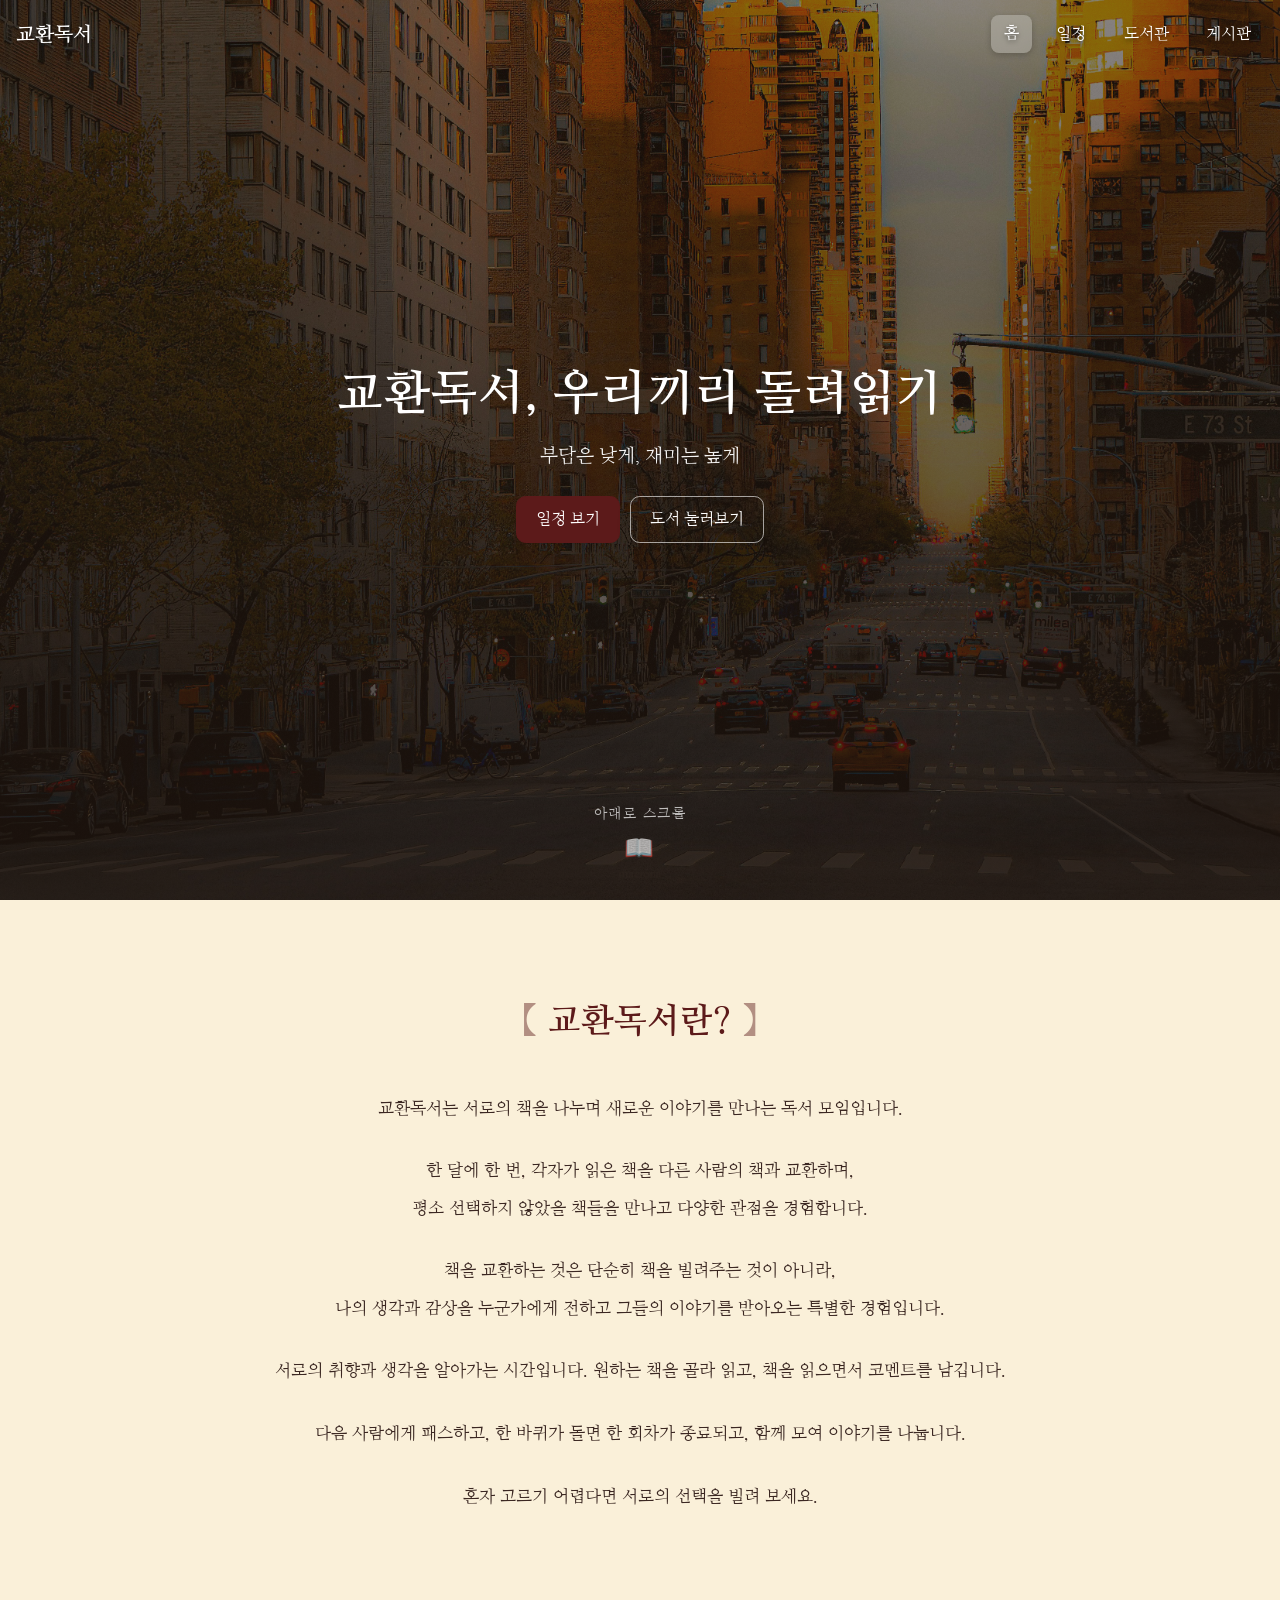
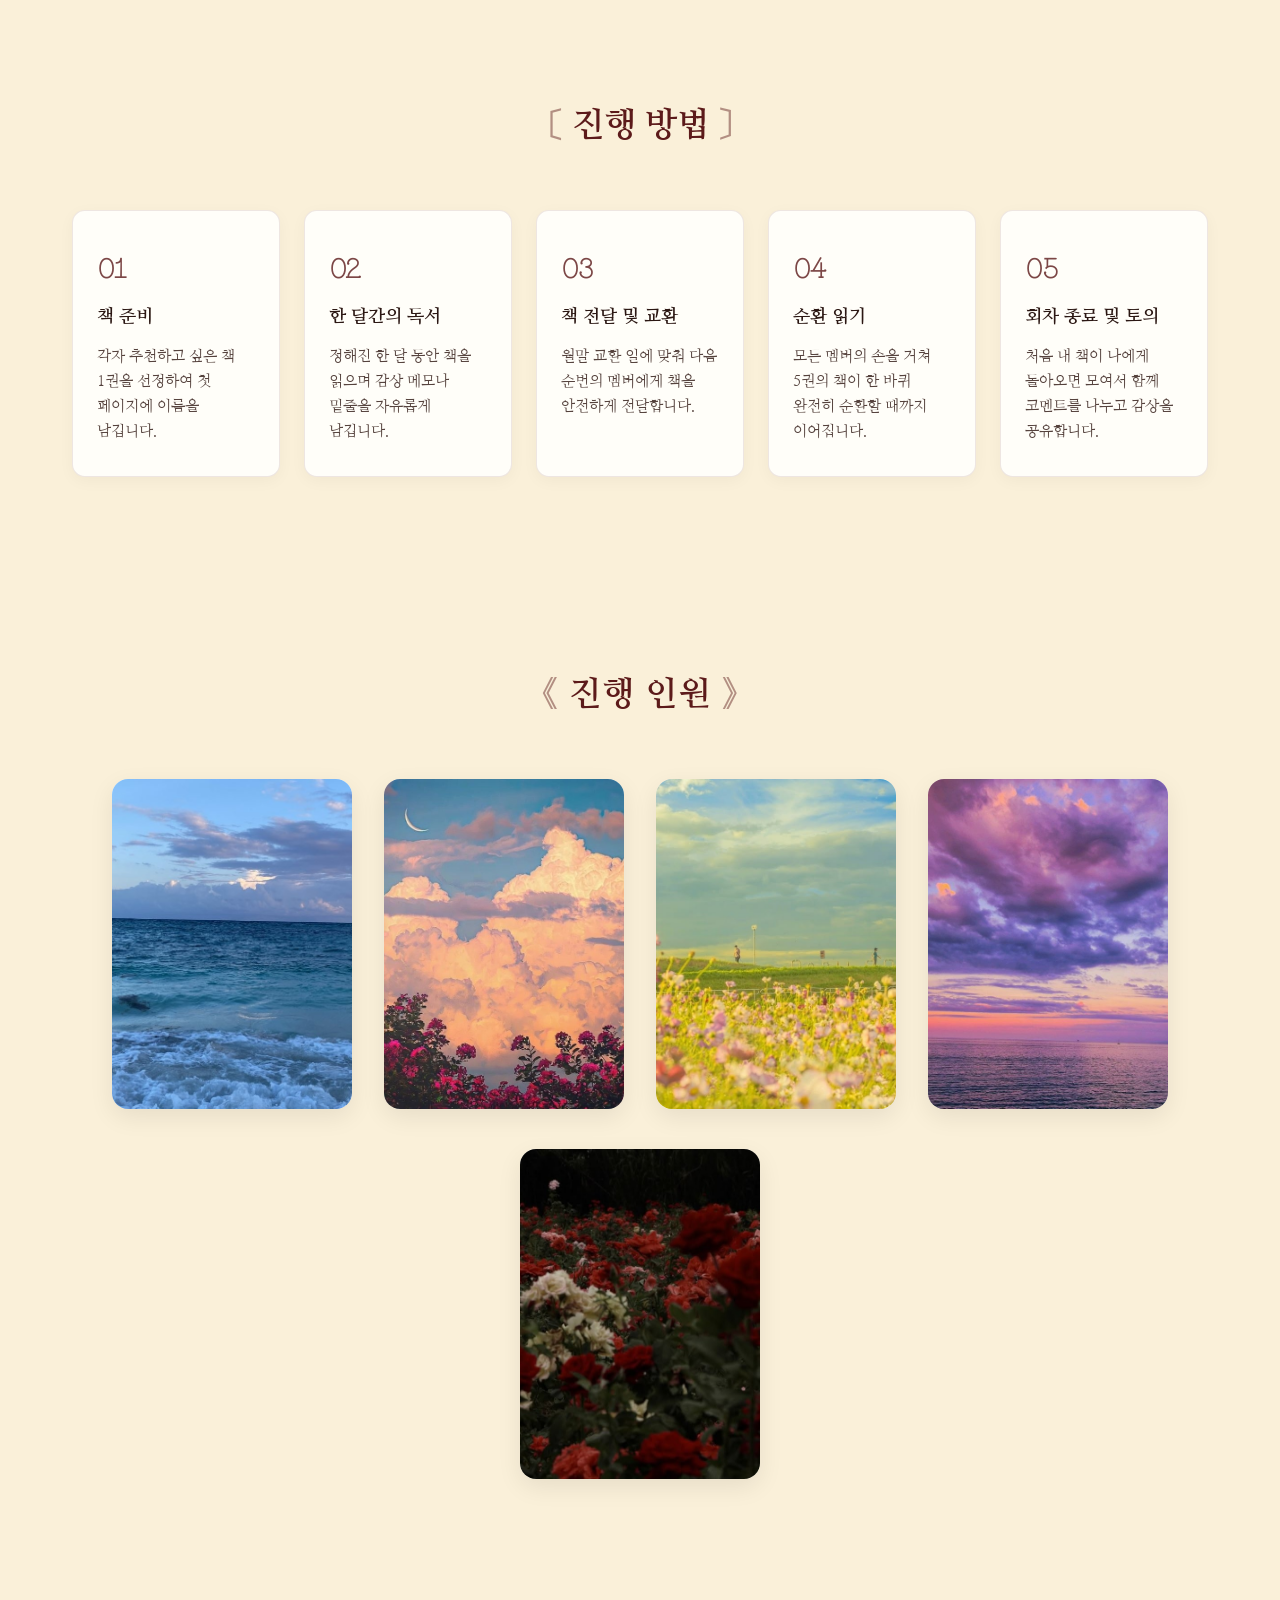
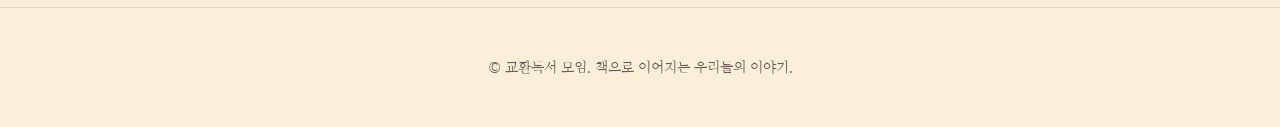
<file: frontend/index.html>
<!DOCTYPE html>
<html lang="ko">
<head>
  <meta charset="utf-8">
  <meta name="viewport" content="width=device-width, initial-scale=1.0">
  <title>교환독서 – 홈</title>

  <!-- Google Fonts -->
  <link rel="preconnect" href="https://fonts.googleapis.com">
  <link rel="preconnect" href="https://fonts.gstatic.com" crossorigin>
  <link href="https://fonts.googleapis.com/css2?family=Nanum+Myeongjo:wght@400;700;800&family=Grandiflora+One&display=swap" rel="stylesheet">

  <link rel="stylesheet" href="style.css">
</head>
<body>

  <!-- 헤더 -->
  <header class="site-header">
    <a class="logo" href="index.html">교환독서</a>
    <nav aria-label="주요">
      <ul class="gnb">
        <li><a aria-current="page" href="index.html">홈</a></li>
        <li><a href="pages/schedule.html">일정</a></li>
        <li><a href="pages/library.html">도서관</a></li>
        <li><a href="pages/community.html">게시판</a></li>
      </ul>
    </nav>
  </header>

  <main id="main">
    <!-- 1. 히어로 -->
    <section class="intro-hero vintage-shelves" aria-label="메인 히어로">
      <h1 class="intro-title">교환독서, 우리끼리 돌려읽기</h1>
      <p class="intro-sub">부담은 낮게, 재미는 높게</p>
      
      <div class="intro-actions">
        <a class="btn" href="pages/schedule.html">일정 보기</a>
        <a class="btn ghost" href="pages/library.html">도서 둘러보기</a>
      </div>

      <div class="scroll-hint" aria-hidden="true">아래로 스크롤</div>
    </section>

    <!-- 2. 교환독서란? (스크롤 등장 애니메이션 적용) -->
    <section aria-labelledby="about" class="about-section scroll-reveal">
      <h2 id="about">교환독서란?</h2>
      <div class="about-content">
        <p>교환독서는 서로의 책을 나누며 새로운 이야기를 만나는 독서 모임입니다.</p>
        <p>한 달에 한 번, 각자가 읽은 책을 다른 사람의 책과 교환하며,<br>평소 선택하지 않았을 책들을 만나고 다양한 관점을 경험합니다.</p>
        <p>책을 교환하는 것은 단순히 책을 빌려주는 것이 아니라,<br>나의 생각과 감상을 누군가에게 전하고 그들의 이야기를 받아오는 특별한 경험입니다.</p>
        <p>서로의 취향과 생각을 알아가는 시간입니다. 원하는 책을 골라 읽고, 책을 읽으면서 코멘트를 남깁니다.</p>
        <p>다음 사람에게 패스하고, 한 바퀴가 돌면 한 회차가 종료되고, 함께 모여 이야기를 나눕니다.</p>
        <p>혼자 고르기 어렵다면 서로의 선택을 빌려 보세요.</p>
      </div>
    </section>

    <!-- 3. 진행 방법 -->
    <section aria-labelledby="steps" class="steps-section scroll-reveal">
      <h2 id="steps">진행 방법</h2>
      <div class="steps-grid">
        <div class="step-card">
          <div class="step-num">01</div>
          <h3>책 준비</h3>
          <p>각자 추천하고 싶은 책 1권을 선정하여 첫 페이지에 이름을 남깁니다.</p>
        </div>
        <div class="step-card">
          <div class="step-num">02</div>
          <h3>한 달간의 독서</h3>
          <p>정해진 한 달 동안 책을 읽으며 감상 메모나 밑줄을 자유롭게 남깁니다.</p>
        </div>
        <div class="step-card">
          <div class="step-num">03</div>
          <h3>책 전달 및 교환</h3>
          <p>월말 교환 일에 맞춰 다음 순번의 멤버에게 책을 안전하게 전달합니다.</p>
        </div>
        <div class="step-card">
          <div class="step-num">04</div>
          <h3>순환 읽기</h3>
          <p>모든 멤버의 손을 거쳐 5권의 책이 한 바퀴 완전히 순환할 때까지 이어집니다.</p>
        </div>
        <div class="step-card">
          <div class="step-num">05</div>
          <h3>회차 종료 및 토의</h3>
          <p>처음 내 책이 나에게 돌아오면 모여서 함께 코멘트를 나누고 감상을 공유합니다.</p>
        </div>
      </div>
    </section>

    <!-- 4. 진행 인원 (5인 카드) -->
    <section aria-labelledby="team" class="team-section scroll-reveal">
      <h2 id="team">진행 인원</h2>
      <div class="team-grid">

        <!-- 1. 시현 -->
        <div class="flip-card" data-person="시현">
          <div class="flip-card-inner">
            <div class="flip-card-front">
              <img src="images/sh.jpg" alt="시현 사진" class="team-photo" onerror="this.src='images/five.jpg'">
            </div>
            <div class="flip-card-back">
              <span class="bookmark-hole" aria-hidden="true"></span>
              <div class="team-avatar">시현</div>
              <p class="team-bio">SF와 판타지, 인문학, 인문서 등 가리지 않고 흥미가 있다면 다 좋아해요.</p>
            </div>
          </div>
        </div>

        <!-- 2. 태이 -->
        <div class="flip-card" data-person="태이">
          <div class="flip-card-inner">
            <div class="flip-card-front">
              <img src="images/te.jpg" alt="태이 사진" class="team-photo" onerror="this.src='images/five.jpg'">
            </div>
            <div class="flip-card-back">
              <span class="bookmark-hole" aria-hidden="true"></span>
              <div class="team-avatar">태이</div>
              <p class="team-bio">미스터리하고 박진감 넘치는 전개를 좋아해요.</p>
            </div>
          </div>
        </div>

        <!-- 3. 희수 -->
        <div class="flip-card" data-person="희수">
          <div class="flip-card-inner">
            <div class="flip-card-front">
              <img src="images/hs.jpg" alt="희수 사진" class="team-photo" onerror="this.src='images/five.jpg'">
            </div>
            <div class="flip-card-back">
              <span class="bookmark-hole" aria-hidden="true"></span>
              <div class="team-avatar">희수</div>
              <p class="team-bio">아름답게 엔딩을 맞이하는 것을 좋아해요. 아름다운 죽음만 있다면 장르는 상관 없답니다.</p>
            </div>
          </div>
        </div>

        <!-- 4. 지원 -->
        <div class="flip-card" data-person="지원">
          <div class="flip-card-inner">
            <div class="flip-card-front">
              <img src="images/jw.jpg" alt="지원 사진" class="team-photo" onerror="this.src='images/five.jpg'">
            </div>
            <div class="flip-card-back">
              <span class="bookmark-hole" aria-hidden="true"></span>
              <div class="team-avatar">지원</div>
              <p class="team-bio">에세이를 좋아해요. 일상의 소소한 이야기와 따뜻한 감성이 담긴 글을 읽는 것을 즐깁니다.</p>
            </div>
          </div>
        </div>

        <!-- 5. 민지 -->
        <div class="flip-card" data-person="민지">
          <div class="flip-card-inner">
            <div class="flip-card-front">
              <img src="images/mj.jpg" alt="민지 사진" class="team-photo" onerror="this.src='images/five.jpg'">
            </div>
            <div class="flip-card-back">
              <span class="bookmark-hole" aria-hidden="true"></span>
              <div class="team-avatar">민지</div>
              <p class="team-bio">이야기 속에 푹 빠져들 수 있는 소설을 좋아해요. 인물들의 감정과 여운이 오래 남는 책을 찾아 읽습니다.</p>
            </div>
          </div>
        </div>

      </div>
    </section>
  </main>

  <!-- 하단 푸터 -->
  <footer class="site-footer">
    <p>© 교환독서 모임. 책으로 이어지는 우리들의 이야기.</p>
  </footer>

  <!-- 1) 헤더 부드러운 전환 & 2) 스크롤 단방향 등장 스크립트 -->
  <script>
    (() => {
      // 1. 헤더 자연스러운 전환
      const header = document.querySelector('.site-header');
      const hero = document.querySelector('main .intro-hero');
      if (header && hero) {
        const headerObserver = new IntersectionObserver(([entry]) => {
          if (entry.isIntersecting) {
            header.classList.remove('is-solid');
          } else {
            header.classList.add('is-solid');
          }
        }, { root: null, threshold: 0, rootMargin: '-64px 0px 0px 0px' });
        headerObserver.observe(hero);
      }

      // 2. 스크롤 시 등장 애니메이션 (단방향: 한 번 뜨면 유지)
      const reveals = document.querySelectorAll('.scroll-reveal');
      const revealObserver = new IntersectionObserver((entries, observer) => {
        entries.forEach(entry => {
          if (entry.isIntersecting) {
            entry.target.classList.add('is-visible');
            observer.unobserve(entry.target); // 다시 위로 올라가도 사라지지 않음!
          }
        });
      }, { threshold: 0.15 });

      reveals.forEach(el => revealObserver.observe(el));
    })();
  </script>

</body>
</html>
</file>
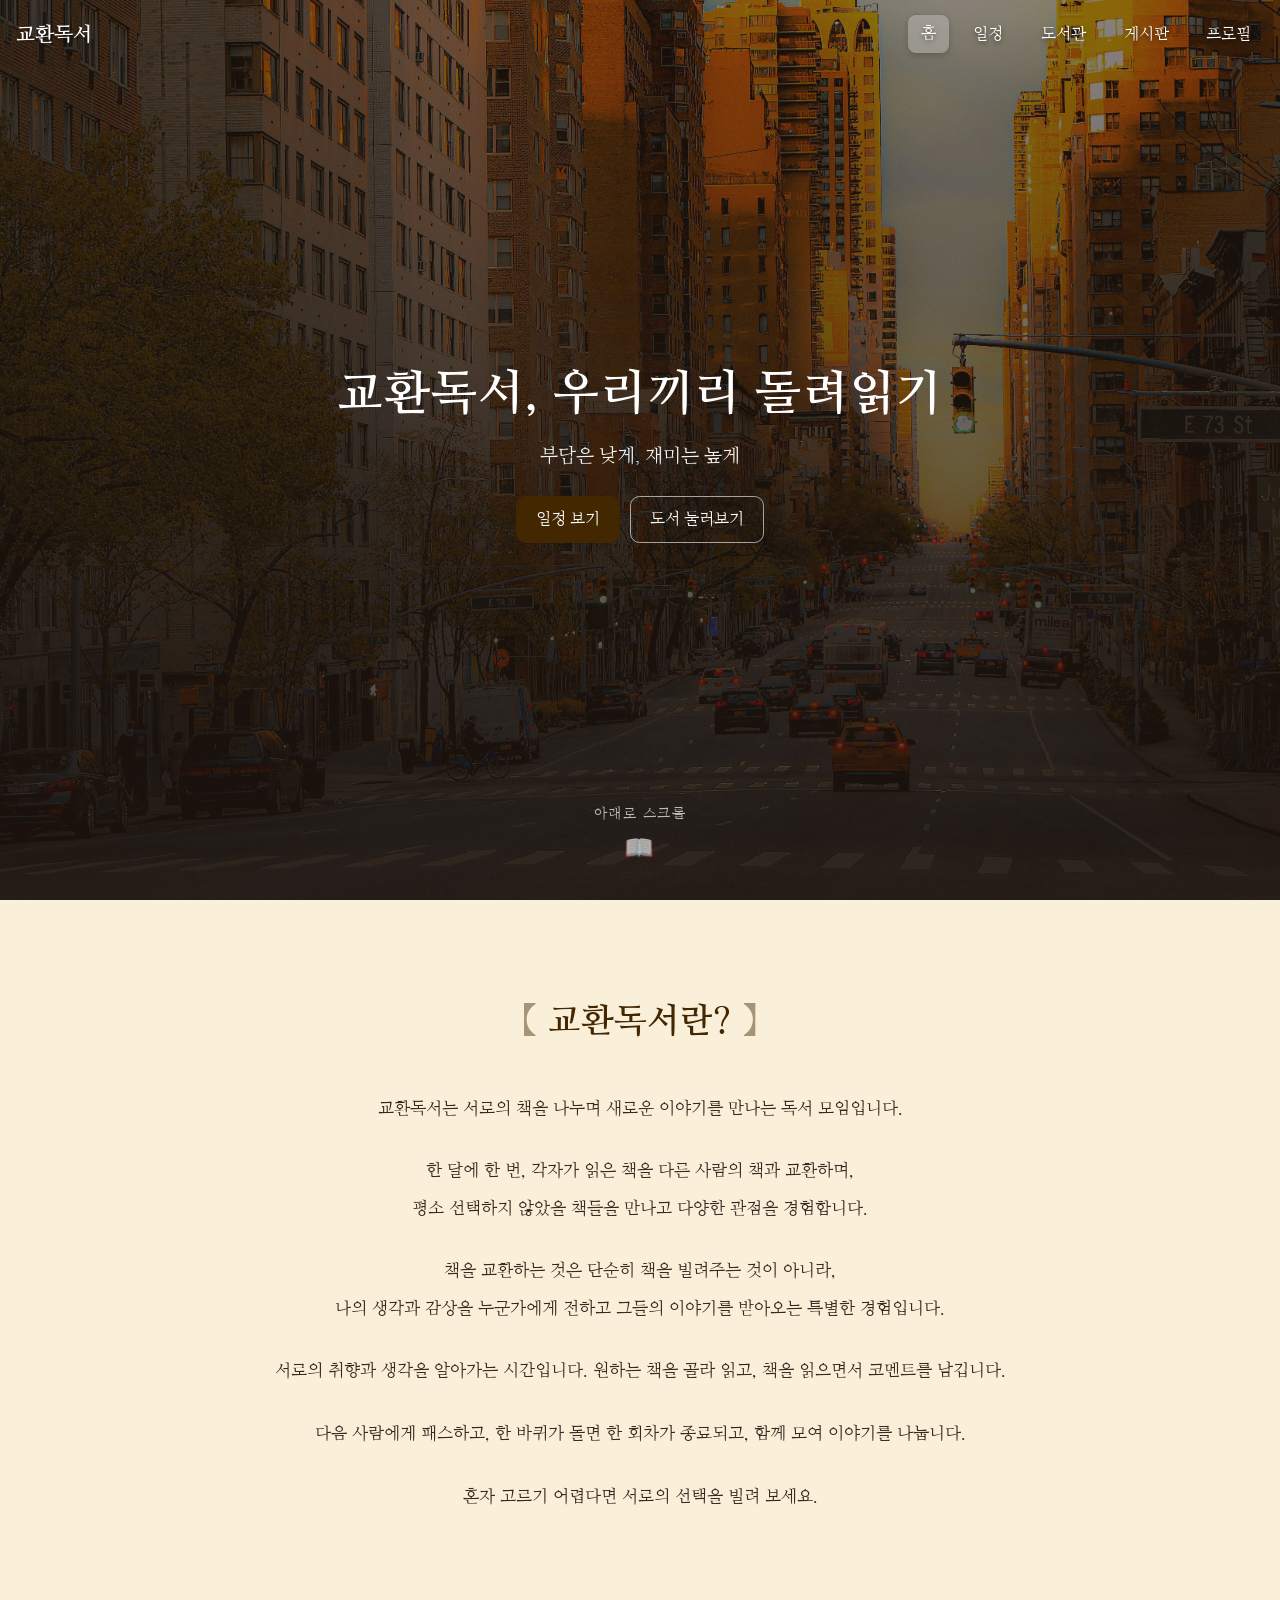
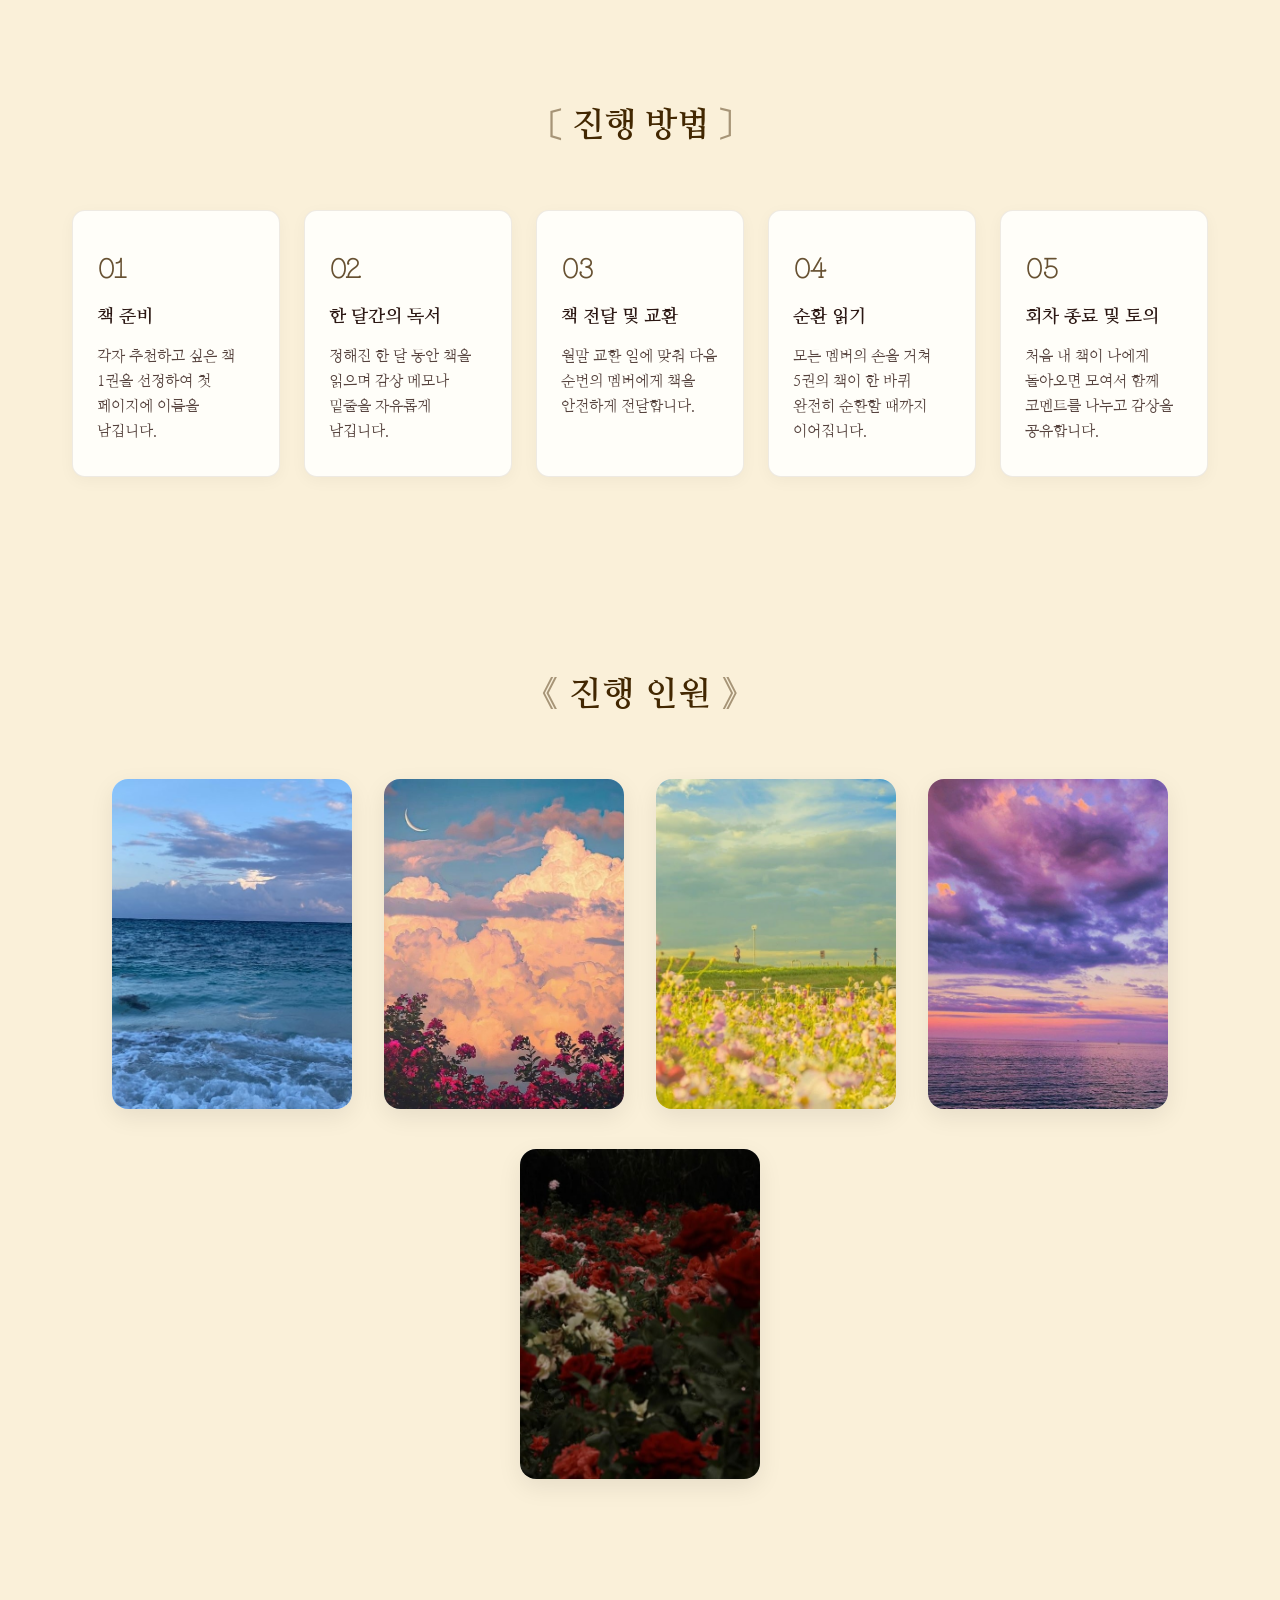
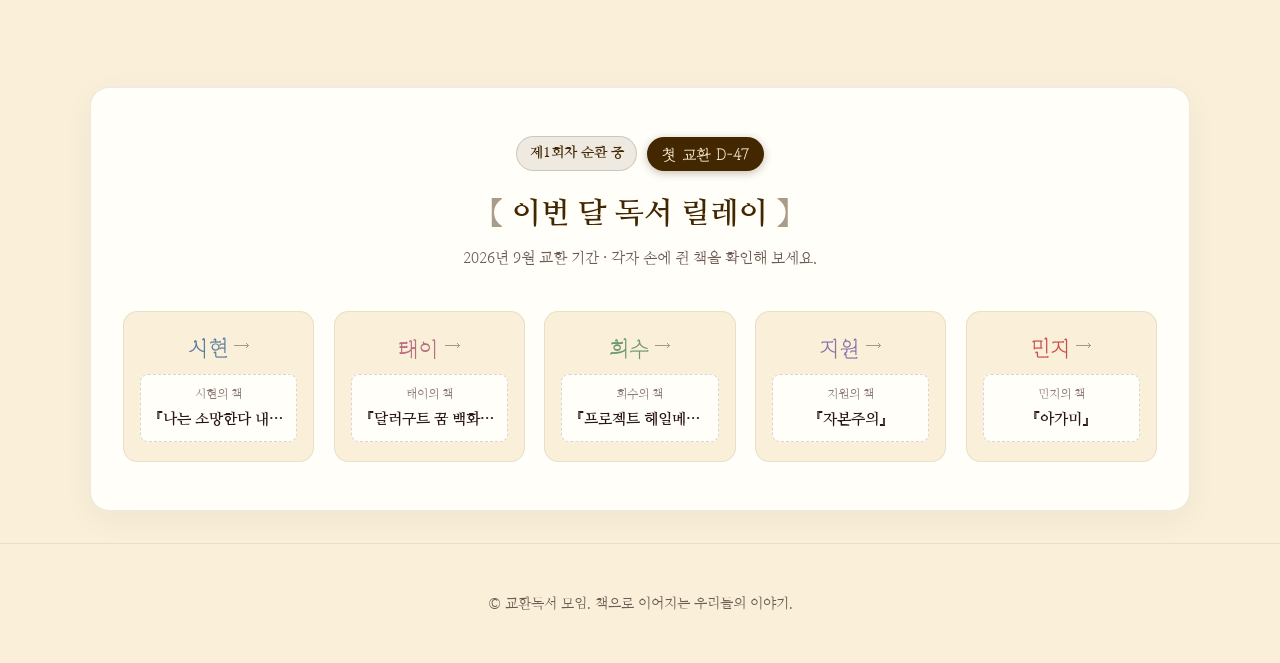
<file: frontend/html/index.html>
<!DOCTYPE html>
<html lang="ko">
<head>
  <meta charset="utf-8">
  <meta name="viewport" content="width=device-width, initial-scale=1.0">
  <title>교환독서 – 홈</title>

  <!-- Google Fonts -->
  <link rel="preconnect" href="https://fonts.googleapis.com">
  <link rel="preconnect" href="https://fonts.gstatic.com" crossorigin>
  <link href="https://fonts.googleapis.com/css2?family=Nanum+Myeongjo:wght@400;700;800&family=Grandiflora+One&display=swap" rel="stylesheet">

  <link rel="stylesheet" href="../css/style.css">
</head>
<body>

  <!-- 헤더 -->
  <header class="site-header">
    <a class="logo" href="index.html">교환독서</a>
    <nav aria-label="주요">
      <ul class="gnb">
        <li><a aria-current="page" href="index.html">홈</a></li>
        <li><a href="schedule.html">일정</a></li>
        <li><a href="library.html">도서관</a></li>
        <li><a href="community.html">게시판</a></li>
        <li><a href="profile.html">프로필</a></li>
      </ul>
    </nav>
  </header>

  <main id="main">
    <!-- 1. 히어로 -->
    <section class="intro-hero vintage-shelves" aria-label="메인 히어로">
      <h1 class="intro-title">교환독서, 우리끼리 돌려읽기</h1>
      <p class="intro-sub">부담은 낮게, 재미는 높게</p>
      
      <div class="intro-actions">
        <a class="btn" href="schedule.html">일정 보기</a>
        <a class="btn ghost" href="library.html">도서 둘러보기</a>
      </div>

      <div class="scroll-hint" aria-hidden="true">아래로 스크롤</div>
    </section>

    <!-- 2. 교환독서란? (스크롤 등장 애니메이션 적용) -->
    <section aria-labelledby="about" class="about-section scroll-reveal">
      <h2 id="about">교환독서란?</h2>
      <div class="about-content">
        <p>교환독서는 서로의 책을 나누며 새로운 이야기를 만나는 독서 모임입니다.</p>
        <p>한 달에 한 번, 각자가 읽은 책을 다른 사람의 책과 교환하며,<br>평소 선택하지 않았을 책들을 만나고 다양한 관점을 경험합니다.</p>
        <p>책을 교환하는 것은 단순히 책을 빌려주는 것이 아니라,<br>나의 생각과 감상을 누군가에게 전하고 그들의 이야기를 받아오는 특별한 경험입니다.</p>
        <p>서로의 취향과 생각을 알아가는 시간입니다. 원하는 책을 골라 읽고, 책을 읽으면서 코멘트를 남깁니다.</p>
        <p>다음 사람에게 패스하고, 한 바퀴가 돌면 한 회차가 종료되고, 함께 모여 이야기를 나눕니다.</p>
        <p>혼자 고르기 어렵다면 서로의 선택을 빌려 보세요.</p>
      </div>
    </section>

    <!-- 3. 진행 방법 -->
    <section aria-labelledby="steps" class="steps-section scroll-reveal">
      <h2 id="steps">진행 방법</h2>
      <div class="steps-grid">
        <div class="step-card">
          <div class="step-num">01</div>
          <h3>책 준비</h3>
          <p>각자 추천하고 싶은 책 1권을 선정하여 첫 페이지에 이름을 남깁니다.</p>
        </div>
        <div class="step-card">
          <div class="step-num">02</div>
          <h3>한 달간의 독서</h3>
          <p>정해진 한 달 동안 책을 읽으며 감상 메모나 밑줄을 자유롭게 남깁니다.</p>
        </div>
        <div class="step-card">
          <div class="step-num">03</div>
          <h3>책 전달 및 교환</h3>
          <p>월말 교환 일에 맞춰 다음 순번의 멤버에게 책을 안전하게 전달합니다.</p>
        </div>
        <div class="step-card">
          <div class="step-num">04</div>
          <h3>순환 읽기</h3>
          <p>모든 멤버의 손을 거쳐 5권의 책이 한 바퀴 완전히 순환할 때까지 이어집니다.</p>
        </div>
        <div class="step-card">
          <div class="step-num">05</div>
          <h3>회차 종료 및 토의</h3>
          <p>처음 내 책이 나에게 돌아오면 모여서 함께 코멘트를 나누고 감상을 공유합니다.</p>
        </div>
      </div>
    </section>

    <!-- 4. 진행 인원 (5인 카드) -->
    <section aria-labelledby="team" class="team-section scroll-reveal">
      <h2 id="team">진행 인원</h2>
      <div class="team-grid">

        <!-- 1. 시현 -->
        <div class="flip-card" data-person="시현">
          <div class="flip-card-inner">
            <div class="flip-card-front">
              <img src="../images/sh.jpg" alt="시현 사진" class="team-photo" onerror="this.src='../images/five.jpg'">
            </div>
            <div class="flip-card-back">
              <span class="bookmark-hole" aria-hidden="true"></span>
              <div class="team-avatar">시현</div>
              <p class="team-bio">개발자</p>
            </div>
          </div>
        </div>

        <!-- 2. 태이 -->
        <div class="flip-card" data-person="태이">
          <div class="flip-card-inner">
            <div class="flip-card-front">
              <img src="../images/te.jpg" alt="태이 사진" class="team-photo" onerror="this.src='../images/five.jpg'">
            </div>
            <div class="flip-card-back">
              <span class="bookmark-hole" aria-hidden="true"></span>
              <div class="team-avatar">태이</div>
              <p class="team-bio">스태이씨</p>
            </div>
          </div>
        </div>

        <!-- 3. 희수 -->
        <div class="flip-card" data-person="희수">
          <div class="flip-card-inner">
            <div class="flip-card-front">
              <img src="../images/hs.jpg" alt="희수 사진" class="team-photo" onerror="this.src='../images/five.jpg'">
            </div>
            <div class="flip-card-back">
              <span class="bookmark-hole" aria-hidden="true"></span>
              <div class="team-avatar">희수</div>
              <p class="team-bio">이상한애</p>
            </div>
          </div>
        </div>

        <!-- 4. 지원 -->
        <div class="flip-card" data-person="지원">
          <div class="flip-card-inner">
            <div class="flip-card-front">
              <img src="../images/jw.jpg" alt="지원 사진" class="team-photo" onerror="this.src='../images/five.jpg'">
            </div>
            <div class="flip-card-back">
              <span class="bookmark-hole" aria-hidden="true"></span>
              <div class="team-avatar">지원</div>
              <p class="team-bio">정상인애</p>
            </div>
          </div>
        </div>

        <!-- 5. 민지 -->
        <div class="flip-card" data-person="민지">
          <div class="flip-card-inner">
            <div class="flip-card-front">
              <img src="../images/mj.jpg" alt="민지 사진" class="team-photo" onerror="this.src='../images/five.jpg'">
            </div>
            <div class="flip-card-back">
              <span class="bookmark-hole" aria-hidden="true"></span>
              <div class="team-avatar">민지</div>
              <p class="team-bio">최장신</p>
            </div>
          </div>
        </div>

      </div>
    </section>

    <!-- ============================================
         CURRENT ROTATION: 이번 달 교환 현황 & D-day
    ============================================= -->
    <section aria-labelledby="status" class="status-section scroll-reveal">
      <div class="status-badge-wrap">
        <span class="round-badge">제1회차 순환 중</span>
        <span class="dday-badge">첫 교환 D-47</span>
      </div>
      <h2 id="status">이번 달 독서 릴레이</h2>
      <p class="status-sub">2026년 9월 교환 기간 · 각자 손에 쥔 책을 확인해 보세요.</p>

      <div class="rotation-board">
        <!-- 1. 시현 -->
        <div class="rotation-node">
          <div class="reader-info">
            <span class="reader-name reader-sh">시현</span>
            <span class="arrow-indicator">⟶</span>
          </div>
          <div class="book-pill">
            <span class="book-owner">시현의 책</span>
            <span class="book-title">『나는 소망한다 내게 금지된 것을』</span>
          </div>
        </div>

        <!-- 2. 태이 -->
        <div class="rotation-node">
          <div class="reader-info">
            <span class="reader-name reader-te">태이</span>
            <span class="arrow-indicator">⟶</span>
          </div>
          <div class="book-pill">
            <span class="book-owner">태이의 책</span>
            <span class="book-title">『달러구트 꿈 백화점0』</span>
          </div>
        </div>

        <!-- 3. 희수 -->
        <div class="rotation-node">
          <div class="reader-info">
            <span class="reader-name reader-hs">희수</span>
            <span class="arrow-indicator">⟶</span>
          </div>
          <div class="book-pill">
            <span class="book-owner">희수의 책</span>
            <span class="book-title">『프로젝트 헤일메리』</span>
          </div>
        </div>

        <!-- 4. 지원 -->
        <div class="rotation-node">
          <div class="reader-info">
            <span class="reader-name reader-jw">지원</span>
            <span class="arrow-indicator">⟶</span>
          </div>
          <div class="book-pill">
            <span class="book-owner">지원의 책</span>
            <span class="book-title">『자본주의』</span>
          </div>
        </div>

        <!-- 5. 민지 -->
        <div class="rotation-node">
          <div class="reader-info">
            <span class="reader-name reader-mj">민지</span>
            <span class="arrow-indicator">⟶</span>
          </div>
          <div class="book-pill">
            <span class="book-owner">민지의 책</span>
            <span class="book-title">『아가미』</span>
          </div>
        </div>
      </div>
    </section>
  </main>

  <!-- 하단 푸터 -->
  <footer class="site-footer">
    <p>© 교환독서 모임. 책으로 이어지는 우리들의 이야기.</p>
  </footer>

  <!-- 1) 헤더 부드러운 전환 & 2) 스크롤 단방향 등장 스크립트 -->
  <script>
    (() => {
      // 1. 헤더 자연스러운 전환
      const header = document.querySelector('.site-header');
      const hero = document.querySelector('main .intro-hero');
      if (header && hero) {
        const headerObserver = new IntersectionObserver(([entry]) => {
          if (entry.isIntersecting) {
            header.classList.remove('is-solid');
          } else {
            header.classList.add('is-solid');
          }
        }, { root: null, threshold: 0, rootMargin: '-64px 0px 0px 0px' });
        headerObserver.observe(hero);
      }

      // 2. 스크롤 시 등장 애니메이션 (단방향: 한 번 뜨면 유지)
      const reveals = document.querySelectorAll('.scroll-reveal');
      const revealObserver = new IntersectionObserver((entries, observer) => {
        entries.forEach(entry => {
          if (entry.isIntersecting) {
            entry.target.classList.add('is-visible');
            observer.unobserve(entry.target); // 다시 위로 올라가도 사라지지 않음!
          }
        });
      }, { threshold: 0.15 });

      reveals.forEach(el => revealObserver.observe(el));
    })();
  </script>

</body>
</html>
</file>
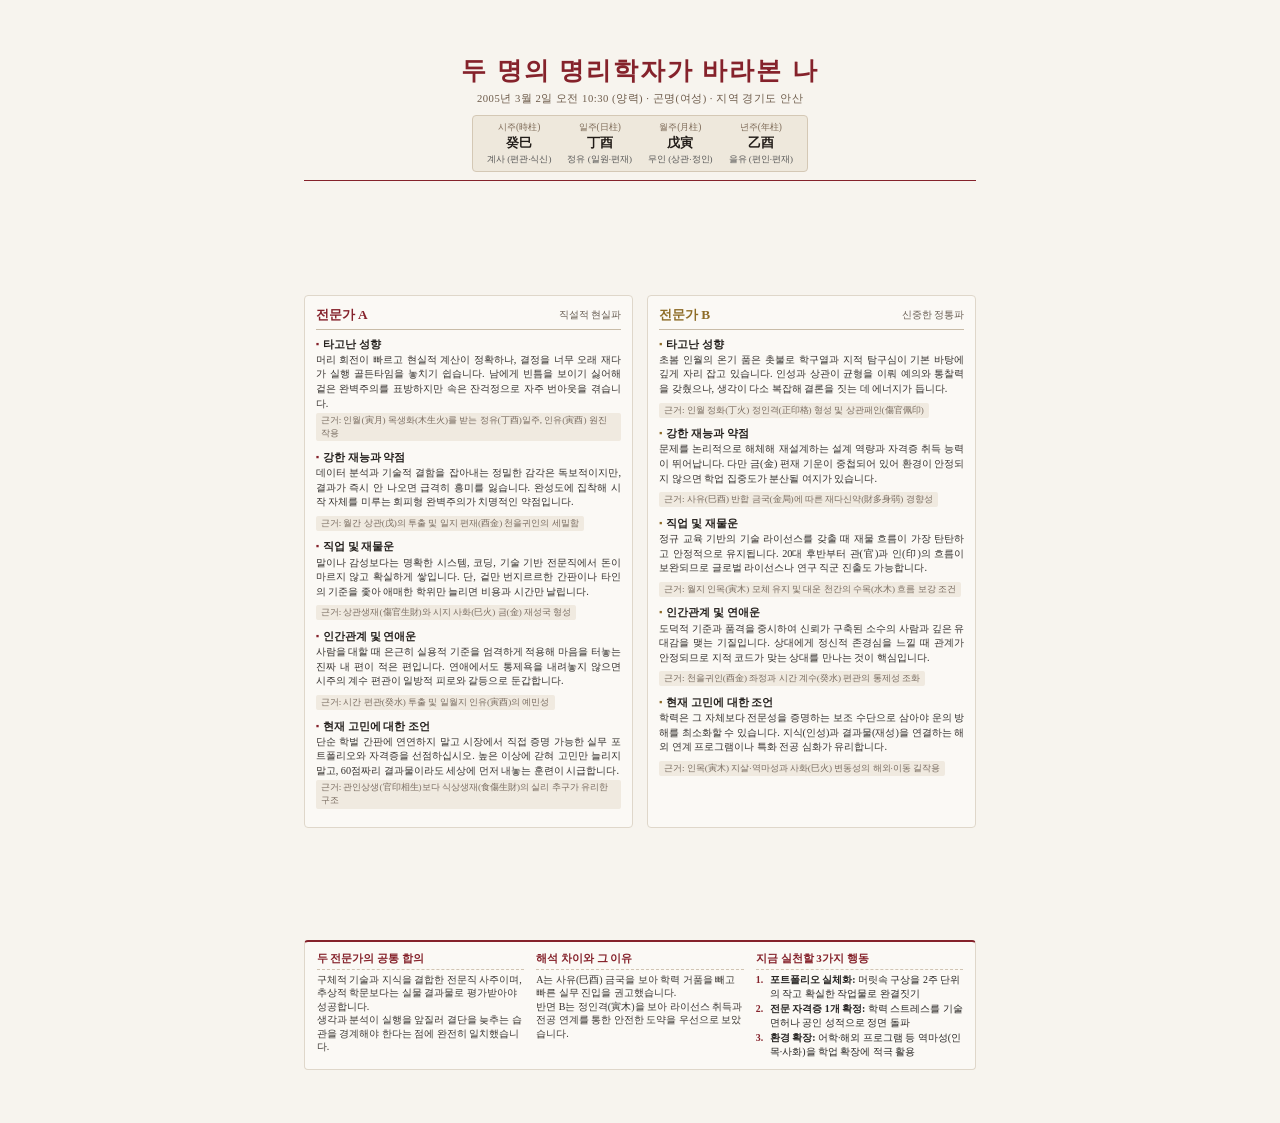
<file: 11.html>
<!DOCTYPE html>
<html lang="ko">
<head>
  <meta charset="UTF-8">
  <title>두 명의 명리학자가 바라본 나</title>
  <style>
    @page {
      size: A4 portrait;
      margin: 0;
    }
    * {
      box-sizing: border-box;
      margin: 0;
      padding: 0;
      -webkit-print-color-adjust: exact;
      print-color-adjust: exact;
    }
    body {
      font-family: -apple-system, BlinkMacSystemFont, "Apple SD Gothic Neo", "Noto Serif KR", serif;
      background-color: #f7f4ee;
      color: #262422;
      display: flex;
      justify-content: center;
      line-height: 1.42;
    }
    .page {
      width: 210mm;
      height: 297mm;
      max-height: 297mm;
      padding: 14mm 16mm;
      display: flex;
      flex-direction: column;
      justify-content: space-between;
      overflow: hidden;
      background-color: #f7f4ee;
    }

    /* 상단 헤더 */
    .header {
      text-align: center;
      border-bottom: 1.5px solid #85222b;
      padding-bottom: 8px;
    }
    .header h1 {
      font-size: 19pt;
      font-weight: 700;
      letter-spacing: 2px;
      color: #85222b;
      margin-bottom: 2px;
    }
    .header .subtitle {
      font-size: 8pt;
      color: #6d5b4a;
      letter-spacing: 0.5px;
      margin-bottom: 8px;
    }
    .bazi-card {
      display: inline-flex;
      background: #eee8dc;
      border: 1px solid #d4c8b5;
      border-radius: 4px;
      padding: 5px 14px;
      gap: 16px;
    }
    .pillar {
      display: flex;
      flex-direction: column;
      align-items: center;
      font-size: 7.8pt;
    }
    .pillar-name {
      color: #7d6a57;
      font-size: 7pt;
      margin-bottom: 1px;
    }
    .pillar-char {
      font-size: 9.5pt;
      font-weight: bold;
      color: #201b17;
    }
    .pillar-sub {
      font-size: 6.8pt;
      color: #555;
    }

    /* 중앙: 2단 비교 */
    .comparison-grid {
      display: grid;
      grid-template-columns: 1fr 1fr;
      gap: 14px;
      margin-top: 10px;
    }
    .column {
      background: #fbf9f5;
      border: 1px solid #dfd7ca;
      border-radius: 4px;
      padding: 10px 11px;
    }
    .column-title {
      font-size: 10pt;
      font-weight: bold;
      padding-bottom: 4px;
      margin-bottom: 7px;
      display: flex;
      justify-content: space-between;
      align-items: center;
      border-bottom: 1px solid #c9bca8;
    }
    .col-a .column-title { color: #85222b; }
    .col-b .column-title { color: #8e6c27; }
    .expert-role {
      font-size: 7.2pt;
      font-weight: normal;
      color: #665b50;
    }

    .topic {
      margin-bottom: 7px;
    }
    .topic-head {
      font-size: 8pt;
      font-weight: bold;
      color: #24201d;
      display: flex;
      align-items: center;
      gap: 4px;
    }
    .topic-head::before {
      content: "▪";
      font-size: 7pt;
      color: #85222b;
    }
    .col-b .topic-head::before {
      color: #8e6c27;
    }
    .topic-p {
      font-size: 7.7pt;
      color: #332f2c;
      margin-top: 1px;
      text-align: justify;
    }
    .topic-basis {
      font-size: 6.9pt;
      color: #786b5f;
      background: #f0eae0;
      padding: 1px 5px;
      border-radius: 2px;
      display: inline-block;
      margin-top: 2px;
    }

    /* 하단: 종합 */
    .summary-section {
      background: #fbf9f5;
      border: 1px solid #dfd7ca;
      border-top: 2px solid #85222b;
      border-radius: 4px;
      padding: 9px 12px;
      margin-top: 8px;
    }
    .summary-grid {
      display: grid;
      grid-template-columns: 1fr 1fr 1fr;
      gap: 12px;
    }
    .sum-block-title {
      font-size: 8.3pt;
      font-weight: bold;
      color: #85222b;
      margin-bottom: 3px;
      border-bottom: 1px dashed #d1c4b2;
      padding-bottom: 2px;
    }
    .sum-p {
      font-size: 7.5pt;
      color: #383430;
      line-height: 1.35;
    }
    .action-item {
      display: flex;
      gap: 3px;
      font-size: 7.4pt;
      margin-bottom: 1px;
    }
    .action-num {
      color: #85222b;
      font-weight: bold;
      min-width: 11px;
    }
  </style>
</head>
<body>

<div class="page">
  <!-- 상단 영역 -->
  <header class="header">
    <h1>두 명의 명리학자가 바라본 나</h1>
    <div class="subtitle">2005년 3월 2일 오전 10:30 (양력) · 곤명(여성) · 지역 경기도 안산</div>
    <div class="bazi-card">
      <div class="pillar">
        <span class="pillar-name">시주(時柱)</span>
        <span class="pillar-char">癸巳</span>
        <span class="pillar-sub">계사 (편관·식신)</span>
      </div>
      <div class="pillar">
        <span class="pillar-name">일주(日柱)</span>
        <span class="pillar-char">丁酉</span>
        <span class="pillar-sub">정유 (일원·편재)</span>
      </div>
      <div class="pillar">
        <span class="pillar-name">월주(月柱)</span>
        <span class="pillar-char">戊寅</span>
        <span class="pillar-sub">무인 (상관·정인)</span>
      </div>
      <div class="pillar">
        <span class="pillar-name">년주(年柱)</span>
        <span class="pillar-char">乙酉</span>
        <span class="pillar-sub">을유 (편인·편재)</span>
      </div>
    </div>
  </header>

  <!-- 중앙: 두 전문가 2단 분석 -->
  <main class="comparison-grid">
    <!-- 전문가 A -->
    <section class="column col-a">
      <div class="column-title">
        <span>전문가 A</span>
        <span class="expert-role">직설적 현실파</span>
      </div>

      <div class="topic">
        <div class="topic-head">타고난 성향</div>
        <p class="topic-p">머리 회전이 빠르고 현실적 계산이 정확하나, 결정을 너무 오래 재다가 실행 골든타임을 놓치기 쉽습니다. 남에게 빈틈을 보이기 싫어해 겉은 완벽주의를 표방하지만 속은 잔걱정으로 자주 번아웃을 겪습니다.</p>
        <span class="topic-basis">근거: 인월(寅月) 목생화(木生火)를 받는 정유(丁酉)일주, 인유(寅酉) 원진 작용</span>
      </div>

      <div class="topic">
        <div class="topic-head">강한 재능과 약점</div>
        <p class="topic-p">데이터 분석과 기술적 결함을 잡아내는 정밀한 감각은 독보적이지만, 결과가 즉시 안 나오면 급격히 흥미를 잃습니다. 완성도에 집착해 시작 자체를 미루는 회피형 완벽주의가 치명적인 약점입니다.</p>
        <span class="topic-basis">근거: 월간 상관(戊)의 투출 및 일지 편재(酉金) 천을귀인의 세밀함</span>
      </div>

      <div class="topic">
        <div class="topic-head">직업 및 재물운</div>
        <p class="topic-p">말이나 감성보다는 명확한 시스템, 코딩, 기술 기반 전문직에서 돈이 마르지 않고 확실하게 쌓입니다. 단, 겉만 번지르르한 간판이나 타인의 기준을 좇아 애매한 학위만 늘리면 비용과 시간만 날립니다.</p>
        <span class="topic-basis">근거: 상관생재(傷官生財)와 시지 사화(巳火) 금(金) 재성국 형성</span>
      </div>

      <div class="topic">
        <div class="topic-head">인간관계 및 연애운</div>
        <p class="topic-p">사람을 대할 때 은근히 실용적 기준을 엄격하게 적용해 마음을 터놓는 진짜 내 편이 적은 편입니다. 연애에서도 통제욕을 내려놓지 않으면 시주의 계수 편관이 일방적 피로와 갈등으로 둔갑합니다.</p>
        <span class="topic-basis">근거: 시간 편관(癸水) 투출 및 일월지 인유(寅酉)의 예민성</span>
      </div>

      <div class="topic">
        <div class="topic-head">현재 고민에 대한 조언</div>
        <p class="topic-p">단순 학벌 간판에 연연하지 말고 시장에서 직접 증명 가능한 실무 포트폴리오와 자격증을 선점하십시오. 높은 이상에 갇혀 고민만 늘리지 말고, 60점짜리 결과물이라도 세상에 먼저 내놓는 훈련이 시급합니다.</p>
        <span class="topic-basis">근거: 관인상생(官印相生)보다 식상생재(食傷生財)의 실리 추구가 유리한 구조</span>
      </div>
    </section>

    <!-- 전문가 B -->
    <section class="column col-b">
      <div class="column-title">
        <span>전문가 B</span>
        <span class="expert-role">신중한 정통파</span>
      </div>

      <div class="topic">
        <div class="topic-head">타고난 성향</div>
        <p class="topic-p">초봄 인월의 온기 품은 촛불로 학구열과 지적 탐구심이 기본 바탕에 깊게 자리 잡고 있습니다. 인성과 상관이 균형을 이뤄 예의와 통찰력을 갖췄으나, 생각이 다소 복잡해 결론을 짓는 데 에너지가 듭니다.</p>
        <span class="topic-basis">근거: 인월 정화(丁火) 정인격(正印格) 형성 및 상관패인(傷官佩印)</span>
      </div>

      <div class="topic">
        <div class="topic-head">강한 재능과 약점</div>
        <p class="topic-p">문제를 논리적으로 해체해 재설계하는 설계 역량과 자격증 취득 능력이 뛰어납니다. 다만 금(金) 편재 기운이 중첩되어 있어 환경이 안정되지 않으면 학업 집중도가 분산될 여지가 있습니다.</p>
        <span class="topic-basis">근거: 사유(巳酉) 반합 금국(金局)에 따른 재다신약(財多身弱) 경향성</span>
      </div>

      <div class="topic">
        <div class="topic-head">직업 및 재물운</div>
        <p class="topic-p">정규 교육 기반의 기술 라이선스를 갖출 때 재물 흐름이 가장 탄탄하고 안정적으로 유지됩니다. 20대 후반부터 관(官)과 인(印)의 흐름이 보완되므로 글로벌 라이선스나 연구 직군 진출도 가능합니다.</p>
        <span class="topic-basis">근거: 월지 인목(寅木) 모체 유지 및 대운 천간의 수목(水木) 흐름 보강 조건</span>
      </div>

      <div class="topic">
        <div class="topic-head">인간관계 및 연애운</div>
        <p class="topic-p">도덕적 기준과 품격을 중시하여 신뢰가 구축된 소수의 사람과 깊은 유대감을 맺는 기질입니다. 상대에게 정신적 존경심을 느낄 때 관계가 안정되므로 지적 코드가 맞는 상대를 만나는 것이 핵심입니다.</p>
        <span class="topic-basis">근거: 천을귀인(酉金) 좌정과 시간 계수(癸水) 편관의 통제성 조화</span>
      </div>

      <div class="topic">
        <div class="topic-head">현재 고민에 대한 조언</div>
        <p class="topic-p">학력은 그 자체보다 전문성을 증명하는 보조 수단으로 삼아야 운의 방해를 최소화할 수 있습니다. 지식(인성)과 결과물(재성)을 연결하는 해외 연계 프로그램이나 특화 전공 심화가 유리합니다.</p>
        <span class="topic-basis">근거: 인목(寅木) 지살·역마성과 사화(巳火) 변동성의 해외·이동 길작용</span>
      </div>
    </section>
  </main>

  <!-- 하단: 종합 분석 -->
  <footer class="summary-section">
    <div class="summary-grid">
      <div>
        <div class="sum-block-title">두 전문가의 공통 합의</div>
        <p class="sum-p">구체적 기술과 지식을 결합한 전문직 사주이며, 추상적 학문보다는 실물 결과물로 평가받아야 성공합니다.<br>생각과 분석이 실행을 앞질러 결단을 늦추는 습관을 경계해야 한다는 점에 완전히 일치했습니다.</p>
      </div>
      <div>
        <div class="sum-block-title">해석 차이와 그 이유</div>
        <p class="sum-p">A는 사유(巳酉) 금국을 보아 학력 거품을 빼고 빠른 실무 진입을 권고했습니다.<br>반면 B는 정인격(寅木)을 보아 라이선스 취득과 전공 연계를 통한 안전한 도약을 우선으로 보았습니다.</p>
      </div>
      <div>
        <div class="sum-block-title">지금 실천할 3가지 행동</div>
        <div class="action-item"><span class="action-num">1.</span><span><strong>포트폴리오 실체화:</strong> 머릿속 구상을 2주 단위의 작고 확실한 작업물로 완결짓기</span></div>
        <div class="action-item"><span class="action-num">2.</span><span><strong>전문 자격증 1개 확정:</strong> 학력 스트레스를 기술 면허나 공인 성적으로 정면 돌파</span></div>
        <div class="action-item"><span class="action-num">3.</span><span><strong>환경 확장:</strong> 어학·해외 프로그램 등 역마성(인목·사화)을 학업 확장에 적극 활용</span></div>
      </div>
    </div>
  </footer>
</div>

</body>
</html>
</file>
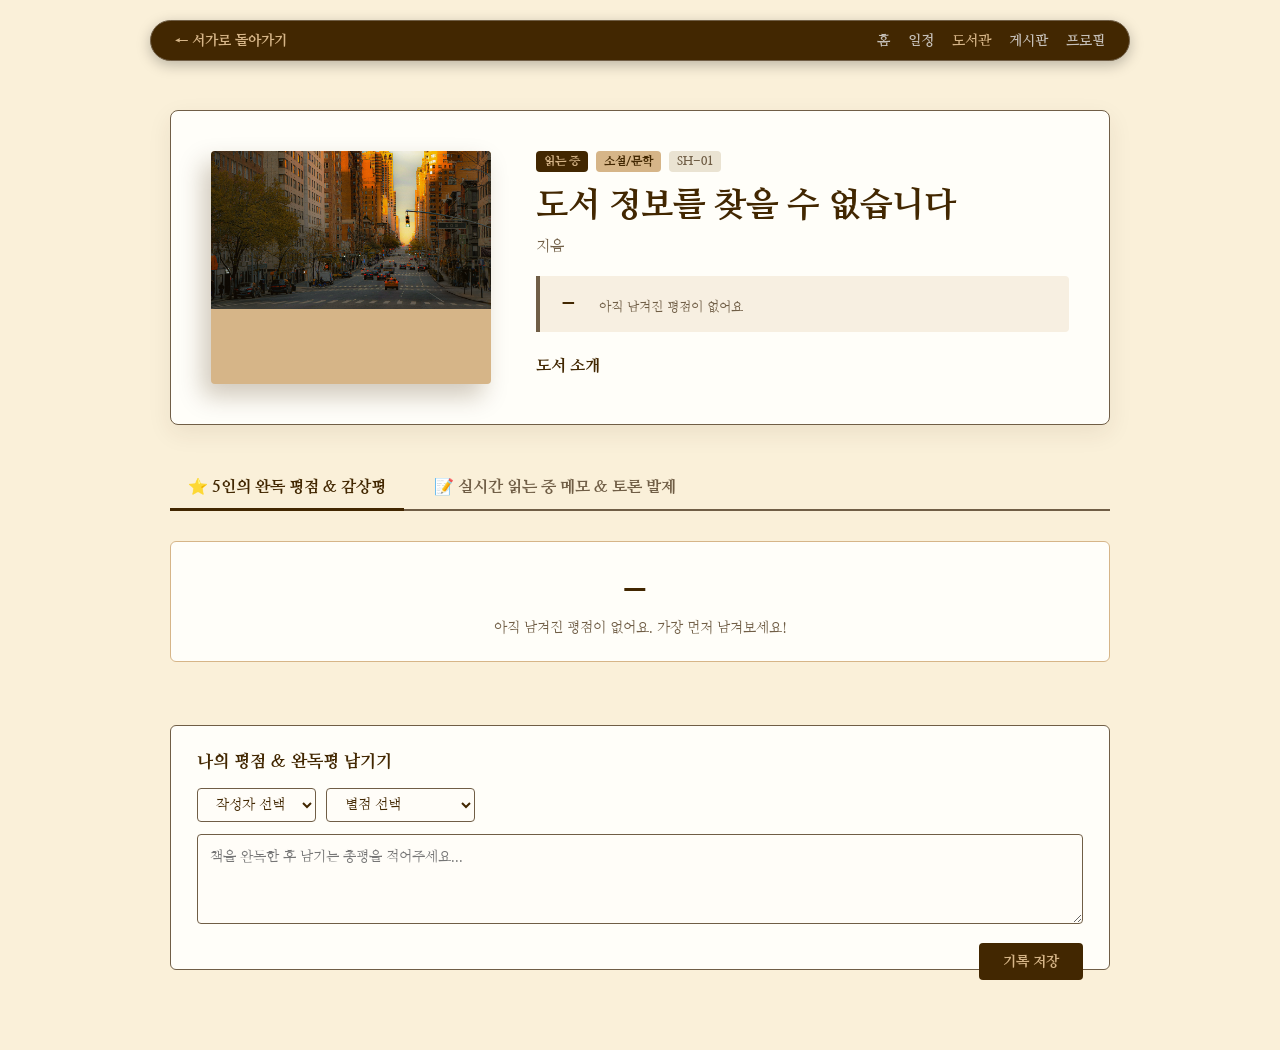
<file: frontend/html/book-detail.html>
<!DOCTYPE html>
<html lang="ko">
<head>
  <meta charset="UTF-8" />
  <meta name="viewport" content="width=device-width, initial-scale=1.0" />
  <title>도서 상세 | 교환독서</title>
  <link rel="preconnect" href="https://fonts.googleapis.com" />
  <link rel="preconnect" href="https://fonts.gstatic.com" crossorigin />
  <link href="https://fonts.googleapis.com/css2?family=Grandiflora+One&family=Nanum+Myeongjo:wght@400;700;800&display=swap" rel="stylesheet" />
  <link rel="stylesheet" href="../css/book-detail.css" />
</head>
<body class="detail-body">

  <!-- 플로팅 네비게이션 -->
  <nav class="detail-nav">
    <a href="library.html" class="back-link">← 서가로 돌아가기</a>
    <div class="nav-links">
      <a href="index.html">홈</a>
      <a href="schedule.html">일정</a>
      <a href="library.html" class="active">도서관</a>
      <a href="community.html">게시판</a>
      <a href="profile.html">프로필</a>
    </div>
  </nav>

  <main class="detail-container">
    <!-- 1. 상단 도서 정보 카드 -->
    <section class="book-intro-card">
      <div class="book-cover-stage">
        <img id="detailCover" src="../images/five.jpg" alt="책 표지" onerror="this.src='../images/five.jpg'" />
      </div>

      <div class="book-info-spec">
        <div class="book-meta-top">
          <span class="badge-status" id="detailStatus">읽는 중</span>
          <span class="badge-genre" id="detailGenre">소설/문학</span>
          <span class="badge-call" id="detailCall">SH-01</span>
        </div>

        <h1 class="book-title" id="detailTitle">도서 정보를 찾을 수 없습니다</h1>
        <p class="book-author-pub"><span id="detailAuthor"></span> 지음<span id="detailPubMeta" class="pub-meta"></span></p>

        <!-- 별점 총점 요약 -->
        <div class="rating-summary-compact">
          <span class="score-num-compact" id="scoreNumCompact">–</span>
          <span class="score-stars-compact" id="scoreStarsCompact"></span>
          <span class="score-caption-compact" id="scoreCaptionCompact">아직 남겨진 평점이 없어요</span>
        </div>

        <div class="book-summary-box">
          <h3>도서 소개</h3>
          <p id="detailDesc"></p>
        </div>
      </div>
    </section>

    <!-- 2. 하단 탭 (5인 평점 리뷰 VS 읽는 중 생각/토론 메모) -->
    <section class="detail-tabs-section">
      <div class="detail-tabs">
        <button class="tab-btn active" onclick="switchDetailTab('reviews', this)">
          ⭐ 5인의 완독 평점 & 감상평
        </button>
        <button class="tab-btn" onclick="switchDetailTab('discussion', this)">
          📝 실시간 읽는 중 메모 & 토론 발제
        </button>
      </div>

      <!-- [탭 1] 5인 평점 리뷰 뷰 -->
      <div id="tab-reviews" class="tab-content active">
        <div class="rating-overview">
          <div class="score-large">
            <span class="score-num" id="scoreNum">–</span>
            <span class="score-stars" id="scoreStars"></span>
          </div>
          <p class="score-caption" id="scoreCaption">아직 남겨진 평점이 없어요. 가장 먼저 남겨보세요!</p>
        </div>

        <div class="review-list" id="reviewList"></div>

        <!-- 감상평 남기기 폼 -->
        <div class="write-comment-box">
          <h3>나의 평점 & 완독평 남기기</h3>
          <div class="form-row">
            <select class="custom-select" id="reviewAuthor">
              <option value="">작성자 선택</option>
              <option value="시현">시현</option>
              <option value="태이">태이</option>
              <option value="희수">희수</option>
              <option value="지원">지원</option>
              <option value="민지">민지</option>
            </select>
            <select class="custom-select" id="reviewStars">
              <option value="">별점 선택</option>
              <option value="5">★★★★★ (5.0)</option>
              <option value="4">★★★★☆ (4.0)</option>
              <option value="3">★★★☆☆ (3.0)</option>
              <option value="2">★★☆☆☆ (2.0)</option>
              <option value="1">★☆☆☆☆ (1.0)</option>
            </select>
          </div>
          <textarea id="reviewText" placeholder="책을 완독한 후 남기는 총평을 적어주세요..."></textarea>
          <button class="btn-submit" type="button" onclick="submitReview()">기록 저장</button>
        </div>
      </div>

      <!-- [탭 2] 읽는 도중 실시간 메모 & 토론 발제 뷰 -->
      <div id="tab-discussion" class="tab-content">
        <div class="discussion-guidance">
          <p>💡 책을 읽는 도중 문득 떠오른 생각, 다음 주자에게 묻고 싶은 질문을 가볍게 체크리스트처럼 남겨보세요.</p>
        </div>

        <div class="memo-cards" id="memoList"></div>

        <div class="write-comment-box">
          <h3>읽는 중 생각 / 질문 던지기</h3>
          <div class="form-row">
            <select class="custom-select" id="memoAuthor">
              <option value="">작성자 선택</option>
              <option value="시현">시현</option>
              <option value="태이">태이</option>
              <option value="희수">희수</option>
              <option value="지원">지원</option>
              <option value="민지">민지</option>
            </select>
            <input type="text" class="custom-input" id="memoPage" placeholder="읽고 있는 페이지 (예: p.145)" />
          </div>
          <textarea id="memoText" placeholder="다음 사람에게 넘길 토론 질문이나 짧은 단상을 남겨주세요..."></textarea>
          <button class="btn-submit" type="button" onclick="submitMemo()">메모 남기기</button>
        </div>
      </div>
    </section>
  </main>

  <script>
    // 시현/태이/희수/지원/민지 고유 색상 (사이트 전체에서 재사용 중인 멤버 컬러)
    const MEMBER_COLORS = { 시현: '#5B7A9E', 태이: '#B8707F', 희수: '#6D9872', 지원: '#8B71AC', 민지: '#C84B4B' };

    // 도서관 서가(library.html)와 동일한 12권 데이터
    const BOOKS = {
      c1: { title: '나는 소망한다 내게 금지된 것을', author: '양귀자', member: '시현', genre: '한국소설', call: 'SH-03', cover: '나는 소망한다 내게서..._양귀자.jpg', status: '읽는 중',
        publisher: '쓰다', year: '2019', pages: '368쪽',
        desc: '1990년대 한국 사회를 뒤흔들었던 화제작. 스스로 부여한 규범과 사회적 금기 속에서 주체적인 자아를 찾아 나서는 한 여성의 치열하고 도발적인 여정을 그린 장편소설.' },
      c2: { title: '프로젝트 헤일메리', author: '앤디 위어', member: '희수', genre: 'SF/과학소설', call: 'HS-03', cover: '프로젝트 헤일메리_엔디 위어.jpg', status: '읽는 중',
        publisher: '알에이치코리아', year: '2021', pages: '692쪽',
        desc: '인류의 운명을 짊어진 채 홀로 우주선에서 깨어난 한 과학교사가, 예상치 못한 존재와 협력하며 답을 찾아가는 유쾌하고 뭉클한 SF 모험담.' },
      c3: { title: '자본주의', author: 'EBS 자본주의 제작팀', member: '지원', genre: '경제이론', call: 'JW-02', cover: '자본주의_EBS.jpg', status: '읽는 중',
        publisher: '가나출판', year: '2013', pages: '388쪽',
        desc: 'EBS 다큐멘터리를 책으로 엮어, 소비와 부채로 움직이는 자본주의 경제의 원리를 쉽고 친절하게 풀어낸 교양서.' },
      c4: { title: '아가미', author: '구병모', member: '민지', genre: '한국소설', call: 'MJ-01', cover: '아가미_구병모.png', status: '읽는 중',
        publisher: '위즈덤하우스', year: '2018', pages: '220쪽',
        desc: '물속에서 숨 쉴 수 있는 몸을 갖고 태어난 소년이 인간 사회의 경계에서 살아가는 이야기를 서늘하고 섬세한 문장으로 그린 소설.' },
      c5: { title: '달러구트 꿈 백화점 0', author: '이미예', member: '태이', genre: '한국소설', call: 'TE-03', cover: '달러구트 꿈 백화점 0_이미예.jpg', status: '읽는 중',
        publisher: '팩토리나인', year: '2026', pages: '300쪽',
        desc: '잠든 사이에만 열리는 신비한 백화점에서 손님들에게 꼭 맞는 꿈을 파는 이들의 따뜻하고 몽환적인 이야기.' },
      d1: { title: '지뢰 글리코', author: '아오사키 유고', member: '태이', genre: '미스터리', call: 'TE-02', cover: '고지뢰글리코__아오사키유고.jpg', status: '완독',
        publisher: '리드비', year: '2025', pages: '344쪽',
        desc: '고등학생들이 치밀한 논리전으로 펼치는 게임식 미스터리. 두뇌전과 반전이 돋보이는 청춘 추리소설.' },
      d2: { title: '궤도의 밖에서, 나의 룸메이트에게', author: '전삼혜', member: '희수', genre: '한국소설', call: 'HS-02', cover: '궤도의 밖에서..._전삼혜.jpeg', status: '완독',
        publisher: '문학동네', year: '2023', pages: '392쪽',
        desc: '사회의 궤도 밖으로 밀려난 청소년들이 서로를 구하고 사랑하며 연대하는 이야기. 퀴어 감성과 SF적 상상력이 결합된 성장소설.' },
      d3: { title: '다정한 사람이 이긴다', author: '이해인', member: '지원', genre: '에세이', call: 'JW-01', cover: '다정한 사람이..._이해인.jpg', status: '완독',
        publisher: '필름(Feelm)', year: '2025', pages: '256쪽',
        desc: "'다정함'이 관계와 사회를 변화시키는 힘임을 이야기하는 심리 에세이. 인간관계의 본질과 회복을 다룸." },
      d4: { title: '바깥은 여름', author: '김애란', member: '시현', genre: '한국단편소설', call: 'SH-02', cover: '바깥은 여름_김애란.jpeg', status: '완독',
        publisher: '문학동네', year: '2017', pages: '272쪽',
        desc: '상실을 경험한 인물들이 관계와 시간 속에서 애도의 의미를 찾아가는 일곱 편의 단편 모음집.' },
      d5: { title: '일억 번째 여름', author: '청예', member: '희수', genre: '청소년소설', call: 'HS-01', cover: '일억 번째 여름_청예.jpg', status: '완독',
        publisher: '창비', year: '2025', pages: '332쪽',
        desc: '“일억 번째 여름이 오면 한 종족이 멸망한다”는 예언에서 출발해 사랑과 구원의 서사를 그린 청소년 판타지.' },
      d6: { title: '지구 끝의 온실', author: '김초엽', member: '태이', genre: '한국소설', call: 'TE-01', cover: '지구 끝의 온실_김초엽.jpg', status: '완독',
        publisher: '자이언트북스', year: '2021', pages: '308쪽',
        desc: '더스트로 황폐해진 지구에서 식물학자 아영과 생존 공동체의 이야기를 통해 생명과 연대, 회복을 다룬 한국 SF 장편.' },
      d7: { title: '여름', author: '이디스 워튼', member: '시현', genre: '고전문학', call: 'SH-01', cover: '여름_이디스워튼.jpg', status: '완독',
        publisher: '민음사', year: '2022', pages: '268쪽',
        desc: '한 시골 마을 소녀가 짧고 강렬한 한 계절의 사랑을 통해 자신을 발견해가는 고전 소설.' }
    };

    // 세션 동안만 유지되는 리뷰/메모 (백엔드 연동 전까지는 새로고침하면 초기화됩니다)
    const reviews = [];
    const memos = [];

    function getBookId() {
      return new URLSearchParams(window.location.search).get('id');
    }

    function renderBook() {
      const id = getBookId();
      const book = BOOKS[id];

      if (!book) return; // id가 없거나 잘못된 경우 기본 안내 문구를 그대로 둠

      document.getElementById('detailCover').src = `../images/BOOK/${book.cover}`;
      document.getElementById('detailStatus').textContent = book.status;
      document.getElementById('detailGenre').textContent = book.genre;
      document.getElementById('detailCall').textContent = book.call;
      document.getElementById('detailTitle').textContent = book.title;
      document.getElementById('detailAuthor').textContent = book.author;
      document.getElementById('detailDesc').textContent = book.desc;

      // 출판사/출판년도/페이지 수는 확인된 책만 표시
      const pubParts = [book.publisher, book.year, book.pages].filter(Boolean);
      document.getElementById('detailPubMeta').textContent = pubParts.length ? ` · ${pubParts.join(' · ')}` : '';
    }

    function switchDetailTab(tabName, btn) {
      document.querySelectorAll('.detail-tabs .tab-btn').forEach(b => b.classList.remove('active'));
      document.querySelectorAll('.tab-content').forEach(c => c.classList.remove('active'));
      btn.classList.add('active');
      document.getElementById(`tab-${tabName}`).classList.add('active');
    }

    function renderReviews() {
      const list = document.getElementById('reviewList');
      list.innerHTML = reviews.map(r => `
        <article class="review-item">
          <div class="reviewer-header">
            <span class="reviewer-seal" style="background-color: ${MEMBER_COLORS[r.author] || '#705E46'};"></span>
            <span class="reviewer-name">${r.author}</span>
            <span class="reviewer-stars">${'★'.repeat(r.stars)}${'☆'.repeat(5 - r.stars)}</span>
            <span class="review-date">${r.date}</span>
          </div>
          <p class="review-text">${r.text}</p>
        </article>
      `).join('');

      if (reviews.length === 0) {
        document.getElementById('scoreNum').textContent = '–';
        document.getElementById('scoreStars').textContent = '';
        document.getElementById('scoreCaption').textContent = '아직 남겨진 평점이 없어요. 가장 먼저 남겨보세요!';
        document.getElementById('scoreNumCompact').textContent = '–';
        document.getElementById('scoreStarsCompact').textContent = '';
        document.getElementById('scoreCaptionCompact').textContent = '아직 남겨진 평점이 없어요';
        return;
      }

      const avg = reviews.reduce((sum, r) => sum + r.stars, 0) / reviews.length;
      const rounded = Math.round(avg * 10) / 10;
      const fullStars = Math.round(avg);
      const starsText = '★'.repeat(fullStars) + '☆'.repeat(5 - fullStars);
      document.getElementById('scoreNum').textContent = rounded.toFixed(1);
      document.getElementById('scoreStars').textContent = starsText;
      document.getElementById('scoreCaption').textContent = `${reviews.length}명이 남긴 평균 별점입니다.`;
      document.getElementById('scoreNumCompact').textContent = rounded.toFixed(1);
      document.getElementById('scoreStarsCompact').textContent = starsText;
      document.getElementById('scoreCaptionCompact').textContent = `${reviews.length}명이 남긴 평점`;
    }

    function submitReview() {
      const author = document.getElementById('reviewAuthor').value;
      const stars = Number(document.getElementById('reviewStars').value);
      const text = document.getElementById('reviewText').value.trim();

      if (!author || !stars || !text) {
        alert('작성자, 별점, 감상평을 모두 입력해주세요.');
        return;
      }

      reviews.unshift({ author, stars, text, date: new Date().toISOString().slice(0, 10).replace(/-/g, '.') });
      renderReviews();

      document.getElementById('reviewAuthor').value = '';
      document.getElementById('reviewStars').value = '';
      document.getElementById('reviewText').value = '';
    }

    function renderMemos() {
      const list = document.getElementById('memoList');
      list.innerHTML = memos.map(m => `
        <div class="memo-item">
          <span class="memo-tag memo-tag-note">실시간 단상</span>
          <p class="memo-q">"${m.text}"</p>
          <span class="memo-by">— 메모: ${m.author}${m.page ? ` (${m.page} 읽는 중)` : ''}</span>
        </div>
      `).join('');
    }

    function submitMemo() {
      const author = document.getElementById('memoAuthor').value;
      const page = document.getElementById('memoPage').value.trim();
      const text = document.getElementById('memoText').value.trim();

      if (!author || !text) {
        alert('작성자와 메모 내용을 입력해주세요.');
        return;
      }

      memos.unshift({ author, page, text });
      renderMemos();

      document.getElementById('memoAuthor').value = '';
      document.getElementById('memoPage').value = '';
      document.getElementById('memoText').value = '';
    }

    renderBook();
    renderReviews();
    renderMemos();
  </script>
</body>
</html>
</file>
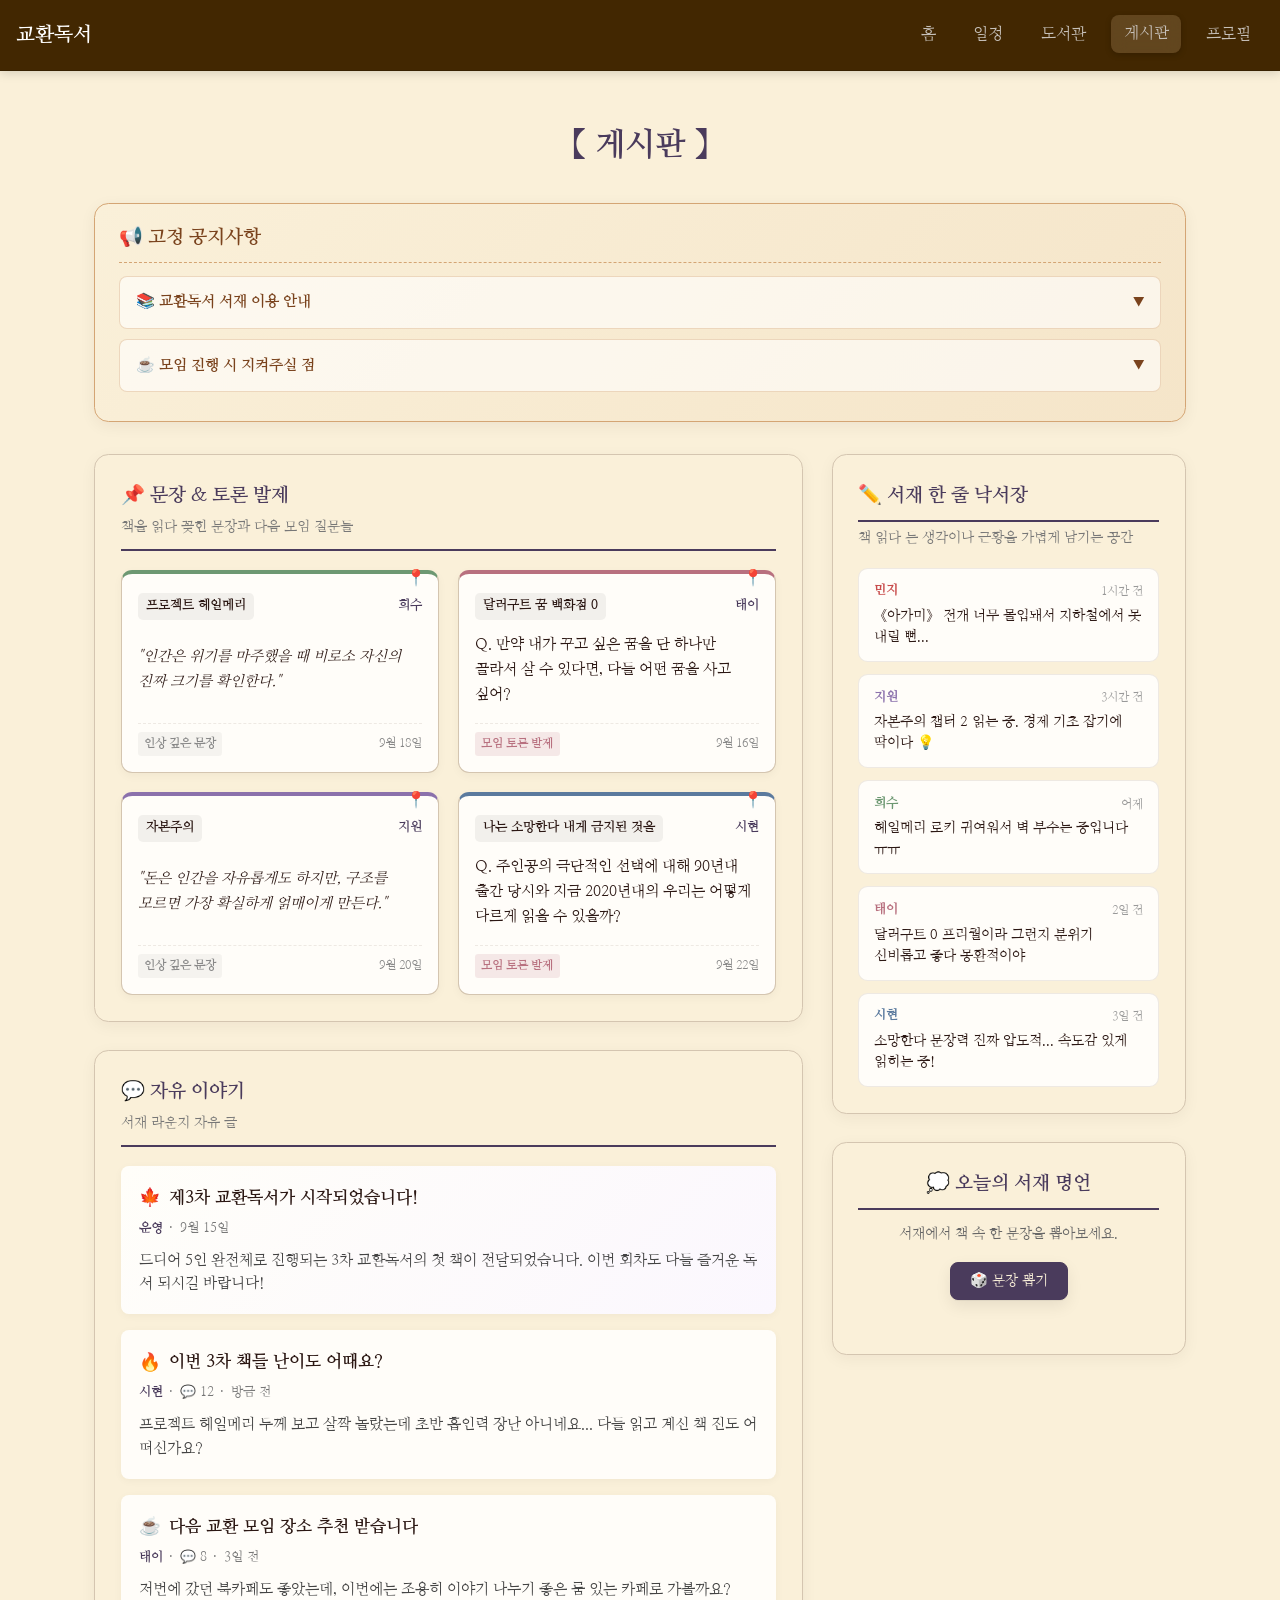
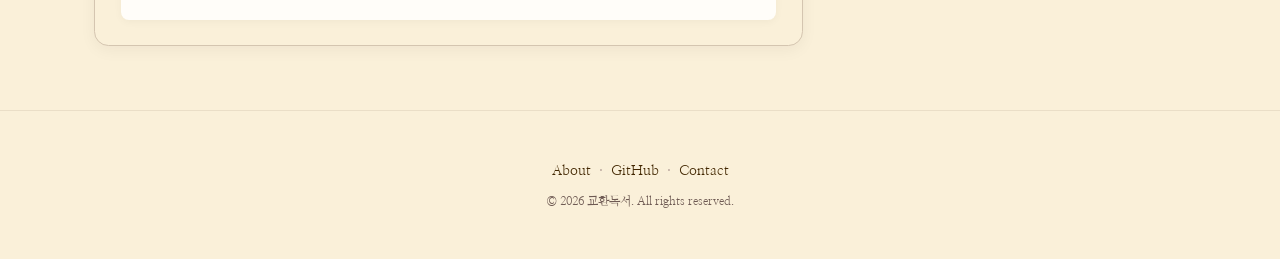
<file: frontend/html/community.html>
<!DOCTYPE html>
<html lang="ko" data-theme="heritage">
<head>
  <meta charset="utf-8">
  <meta name="viewport" content="width=device-width,initial-scale=1.0,minimum-scale=1.0,maximum-scale=5.0,user-scalable=yes">
  <meta name="apple-mobile-web-app-capable" content="yes">
  <meta name="apple-mobile-web-app-status-bar-style" content="default">
  <meta name="theme-color" content="#4A3B5C">
  <meta name="msapplication-TileColor" content="#4A3B5C">
  <title>교환독서 – 게시판</title>

  <!-- Google Fonts: Nanum Myeongjo & Grandiflora One -->
  <link rel="preconnect" href="https://fonts.googleapis.com">
  <link rel="preconnect" href="https://fonts.gstatic.com" crossorigin>
  <link href="https://fonts.googleapis.com/css2?family=Nanum+Myeongjo:wght@400;700;800&family=Grandiflora+One&display=swap" rel="stylesheet">

  <!-- 공통 스타일시트 & 게시판 전용 스타일시트 -->
  <link rel="stylesheet" href="../css/style.css">
  <link rel="stylesheet" href="../css/community.css">
</head>
<body class="subpage" data-page="community">
  <a href="#main" class="sr-only">본문으로 건너뛰기</a>

  <!-- 상단 헤더 -->
  <header class="site-header is-solid">
    <a class="logo" href="index.html">교환독서</a>
    <nav aria-label="주요">
      <ul class="gnb">
        <li><a href="index.html">홈</a></li>
        <li><a href="schedule.html">일정</a></li>
        <li><a href="library.html">도서관</a></li>
        <li><a aria-current="page" href="community.html">게시판</a></li>
        <li><a href="profile.html">프로필</a></li>
      </ul>
    </nav>
  </header>

  <!-- 메인 콘텐츠 -->
  <main id="main">
    <h1 class="community-page-title">【 게시판 】</h1>

    <!-- 1. 고정 공지 배너 (상단 전폭) -->
    <section class="gossip-banner" aria-label="고정 공지">
      <h2 class="gossip-title">📢 고정 공지사항</h2>
      <div class="gossip-content">
        <div class="fixed-notice-item" onclick="toggleNotice(this)">
          <div class="fixed-notice-title">
            <span>📚 교환독서 서재 이용 안내</span>
            <span class="toggle-icon">▼</span>
          </div>
          <div class="fixed-notice-content">
            <p>• 도서관에서는 멤버들이 읽은 책의 상세 정보와 리뷰를 확인하실 수 있습니다.</p>
            <p>• 일정 페이지에서 내 이름을 누르면 현재 기간에 읽어야 할 책이 즉시 강조됩니다.</p>
            <p>• 인상 깊은 문장이나 토론 질문은 아래 '문장 & 토론 보드'에 남겨주세요.</p>
          </div>
        </div>

        <div class="fixed-notice-item" onclick="toggleNotice(this)">
          <div class="fixed-notice-title">
            <span>☕ 모임 진행 시 지켜주실 점</span>
            <span class="toggle-icon">▼</span>
          </div>
          <div class="fixed-notice-content">
            <p>• 책을 돌려받을 원래 주인을 위해 책에 밑줄을 긋거나 메모를 남기지 않도록 주의해주세요.</p>
            <p>• 교환일 전까지 완독이 어려울 경우 단톡방에 미리 공유해주세요!</p>
          </div>
        </div>
      </div>
    </section>

    <!-- 2. 입체적 2열 서재 레이아웃 (메인 + 사이드바) -->
    <div class="community-layout">

      <!-- [좌측 메인 컬럼: 이야기 & 문장·토론 아카이브] -->
      <div class="community-main-col">

        <!-- (1) 문장 & 토론 발제 핀보드 -->
        <section class="panel community-panel">
          <div class="section-title-wrap">
            <h2 class="section-title-clean">📌 문장 & 토론 발제</h2>
            <span class="section-sub-desc">책을 읽다 꽂힌 문장과 다음 모임 질문들</span>
          </div>

          <div class="discussion-grid">
            <!-- 쪽지 1: 문장 기록 -->
            <article class="quote-card tag-book-green">
              <span class="card-pin" aria-hidden="true">📍</span>
              <div class="quote-card-header">
                <span class="book-badge">프로젝트 헤일메리</span>
                <span class="card-author">희수</span>
              </div>
              <blockquote class="quote-card-body">
                "인간은 위기를 마주했을 때 비로소 자신의 진짜 크기를 확인한다."
              </blockquote>
              <div class="quote-card-footer">
                <span class="card-type-tag">인상 깊은 문장</span>
                <span class="card-date">9월 18일</span>
              </div>
            </article>

            <!-- 쪽지 2: 토론 질문 -->
            <article class="quote-card tag-book-pink is-question">
              <span class="card-pin" aria-hidden="true">📍</span>
              <div class="quote-card-header">
                <span class="book-badge">달러구트 꿈 백화점 0</span>
                <span class="card-author">태이</span>
              </div>
              <p class="quote-card-body">
                Q. 만약 내가 꾸고 싶은 꿈을 단 하나만 골라서 살 수 있다면, 다들 어떤 꿈을 사고 싶어?
              </p>
              <div class="quote-card-footer">
                <span class="card-type-tag question-tag">모임 토론 발제</span>
                <span class="card-date">9월 16일</span>
              </div>
            </article>

            <!-- 쪽지 3: 문장 기록 -->
            <article class="quote-card tag-book-purple">
              <span class="card-pin" aria-hidden="true">📍</span>
              <div class="quote-card-header">
                <span class="book-badge">자본주의</span>
                <span class="card-author">지원</span>
              </div>
              <blockquote class="quote-card-body">
                "돈은 인간을 자유롭게도 하지만, 구조를 모르면 가장 확실하게 얽매이게 만든다."
              </blockquote>
              <div class="quote-card-footer">
                <span class="card-type-tag">인상 깊은 문장</span>
                <span class="card-date">9월 20일</span>
              </div>
            </article>

            <!-- 쪽지 4: 토론 질문 -->
            <article class="quote-card tag-book-blue is-question">
              <span class="card-pin" aria-hidden="true">📍</span>
              <div class="quote-card-header">
                <span class="book-badge">나는 소망한다 내게 금지된 것을</span>
                <span class="card-author">시현</span>
              </div>
              <p class="quote-card-body">
                Q. 주인공의 극단적인 선택에 대해 90년대 출간 당시와 지금 2020년대의 우리는 어떻게 다르게 읽을 수 있을까?
              </p>
              <div class="quote-card-footer">
                <span class="card-type-tag question-tag">모임 토론 발제</span>
                <span class="card-date">9월 22일</span>
              </div>
            </article>
          </div>
        </section>

        <!-- (2) 자유 이야기 피드 -->
        <section class="panel community-panel">
          <div class="section-title-wrap">
            <h2 class="section-title-clean">💬 자유 이야기</h2>
            <span class="section-sub-desc">서재 라운지 자유 글</span>
          </div>

          <div class="board-notes">
            <div class="note-item notice">
              <div class="note-header">
                <span class="note-emoji">🍁</span>
                <span class="note-title">제3차 교환독서가 시작되었습니다!</span>
              </div>
              <div class="note-meta">
                <span class="author">운영</span>
                <span class="divider">·</span>
                <span class="date">9월 15일</span>
              </div>
              <div class="note-preview">드디어 5인 완전체로 진행되는 3차 교환독서의 첫 책이 전달되었습니다. 이번 회차도 다들 즐거운 독서 되시길 바랍니다!</div>
            </div>

            <div class="note-item free popular">
              <div class="note-header">
                <span class="note-emoji">🔥</span>
                <span class="note-title">이번 3차 책들 난이도 어때요?</span>
              </div>
              <div class="note-meta">
                <span class="author">시현</span>
                <span class="divider">·</span>
                <span class="stats">💬 12</span>
                <span class="divider">·</span>
                <span class="date">방금 전</span>
              </div>
              <div class="note-preview">프로젝트 헤일메리 두께 보고 살짝 놀랐는데 초반 흡인력 장난 아니네요... 다들 읽고 계신 책 진도 어떠신가요?</div>
            </div>

            <div class="note-item free">
              <div class="note-header">
                <span class="note-emoji">☕</span>
                <span class="note-title">다음 교환 모임 장소 추천 받습니다</span>
              </div>
              <div class="note-meta">
                <span class="author">태이</span>
                <span class="divider">·</span>
                <span class="stats">💬 8</span>
                <span class="divider">·</span>
                <span class="date">3일 전</span>
              </div>
              <div class="note-preview">저번에 갔던 북카페도 좋았는데, 이번에는 조용히 이야기 나누기 좋은 룸 있는 카페로 가볼까요?</div>
            </div>
          </div>
        </section>

      </div>

      <!-- [우측 사이드바: 서재 낙서장 & 명언 카드] -->
      <aside class="community-sidebar-col">

        <!-- (3) 한 줄 서재 낙서장 (마이크로 감상 톡) -->
        <section class="panel community-panel doodle-panel">
          <h2 class="section-title-clean">✏️ 서재 한 줄 낙서장</h2>
          <p class="panel-guide-text">책 읽다 든 생각이나 근황을 가볍게 남기는 공간</p>

          <div class="doodle-list">
            <div class="doodle-item">
              <div class="doodle-header">
                <span class="doodle-author author-mj">민지</span>
                <span class="doodle-time">1시간 전</span>
              </div>
              <p class="doodle-text">《아가미》 전개 너무 몰입돼서 지하철에서 못 내릴 뻔...</p>
            </div>

            <div class="doodle-item">
              <div class="doodle-header">
                <span class="doodle-author author-jw">지원</span>
                <span class="doodle-time">3시간 전</span>
              </div>
              <p class="doodle-text">자본주의 챕터 2 읽는 중. 경제 기초 잡기에 딱이다 💡</p>
            </div>

            <div class="doodle-item">
              <div class="doodle-header">
                <span class="doodle-author author-hs">희수</span>
                <span class="doodle-time">어제</span>
              </div>
              <p class="doodle-text">헤일메리 로키 귀여워서 벽 부수는 중입니다 ㅠㅠ</p>
            </div>

            <div class="doodle-item">
              <div class="doodle-header">
                <span class="doodle-author author-te">태이</span>
                <span class="doodle-time">2일 전</span>
              </div>
              <p class="doodle-text">달러구트 0 프리퀄이라 그런지 분위기 신비롭고 좋다 몽환적이야</p>
            </div>

            <div class="doodle-item">
              <div class="doodle-header">
                <span class="doodle-author author-sh">시현</span>
                <span class="doodle-time">3일 전</span>
              </div>
              <p class="doodle-text">소망한다 문장력 진짜 압도적... 속도감 있게 읽히는 중!</p>
            </div>
          </div>
        </section>

        <!-- (4) 서재 오늘의 독서 명언 -->
        <section class="panel community-panel quote-panel">
          <h2 class="section-title-clean">💭 오늘의 서재 명언</h2>
          <div class="quote-container">
            <p id="quoteDescription" class="quote-desc">서재에서 책 속 한 문장을 뽑아보세요.</p>
            <button type="button" class="btn quote-btn" id="randomQuoteBtn">🎲 문장 뽑기</button>
            <div id="quoteResult" class="quote-result-box"></div>
          </div>
        </section>

      </aside>

    </div>
  </main>

  <!-- 하단 푸터 -->
  <footer class="site-footer">
    <div class="footer-content">
      <div class="footer-links">
        <a href="about.html">About</a>
        <span class="footer-divider">·</span>
        <a href="https://github.com/sihyeon25/-BookExchange" target="_blank" rel="noopener noreferrer">GitHub</a>
        <span class="footer-divider">·</span>
        <a href="mailto:sihyeon25@naver.com">Contact</a>
      </div>
      <small>© 2026 교환독서. All rights reserved.</small>
    </div>
  </footer>

  <!-- 인터랙션 스크립트 -->
  <script>
    function toggleNotice(element) {
      const content = element.querySelector('.fixed-notice-content');
      const icon = element.querySelector('.toggle-icon');
      content.classList.toggle('is-open');
      icon.classList.toggle('is-open');
    }

    (() => {
      const quotes = [
        { text: "우리는 사랑했던 사람들로 이루어져 있다.", book: "백년의 고독", author: "가브리엘 가르시아 마르케스" },
        { text: "가장 중요한 것은 눈에 보이지 않아.", book: "어린 왕자", author: "앙투안 드 생텍쥐페리" },
        { text: "길을 잃는다는 것은 어쩌면 새로운 길을 찾고 있다는 뜻일지도 모른다.", book: "연금술사", author: "파울로 코엘료" },
        { text: "우리는 모두 조금씩 부서진 채로 살아간다.", book: "위대한 개츠비", author: "F. 스콧 피츠제럴드" },
        { text: "사람은 기억 속에서 계속 살아간다.", book: "나는 고양이로소이다", author: "나쓰메 소세키" },
        { text: "누군가를 이해한다는 것은 그 사람의 시간을 이해하는 일이다.", book: "참을 수 없는 존재의 가벼움", author: "밀란 쿤데라" },
        { text: "끝이라고 느껴질 때, 이야기는 다시 시작된다.", book: "해리 포터와 죽음의 성물", author: "J. K. 롤링" },
        { text: "진짜 용기는 두려움 속에서도 앞으로 나아가는 것이다.", book: "서부전선 이상 없다", author: "에리히 마리아 레마르크" }
      ];

      const btn = document.getElementById('randomQuoteBtn');
      const desc = document.getElementById('quoteDescription');
      const result = document.getElementById('quoteResult');

      if (!btn) return;

      btn.addEventListener('click', () => {
        const rnd = quotes[Math.floor(Math.random() * quotes.length)];
        result.innerHTML = `
          <blockquote class="quote-display-text">"${rnd.text}"</blockquote>
          <div class="quote-display-meta">
            <strong>&lt;${rnd.book}&gt;</strong>
            <span>${rnd.author}</span>
          </div>
          <button type="button" class="btn ghost re-roll-btn" onclick="document.getElementById('randomQuoteBtn').click()">🔄 다른 문장</button>
        `;
        btn.style.display = 'none';
        desc.style.display = 'none';
      });
    })();
  </script>
  <script src="../js/page-transitions.js"></script>
</body>
</html>
</file>
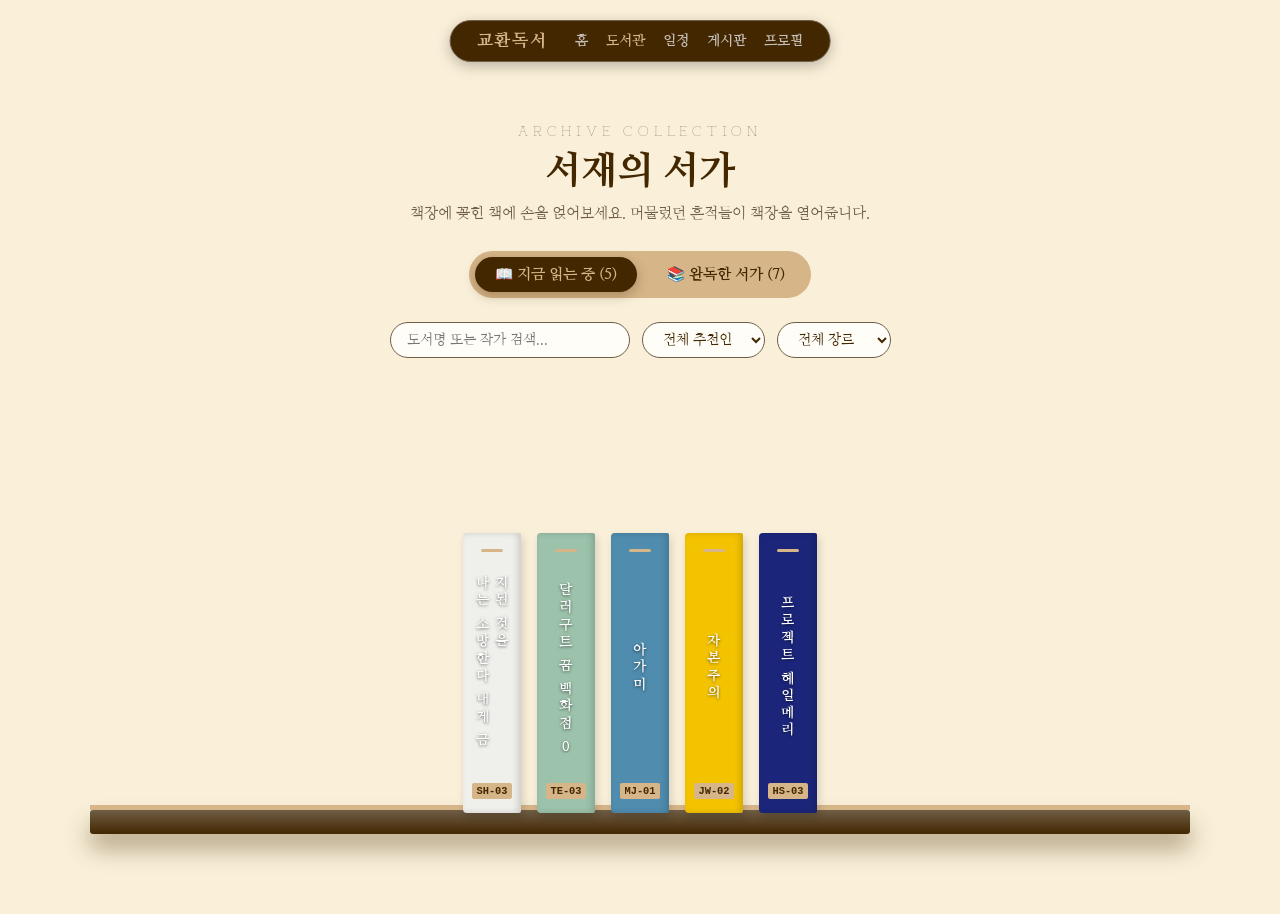
<file: frontend/html/library.html>
<!DOCTYPE html>
<html lang="ko">
<head>
  <meta charset="UTF-8" />
  <meta name="viewport" content="width=device-width, initial-scale=1.0" />
  <title>도서관 | 교환독서</title>
  <link rel="preconnect" href="https://fonts.googleapis.com" />
  <link rel="preconnect" href="https://fonts.gstatic.com" crossorigin />
  <link href="https://fonts.googleapis.com/css2?family=Grandiflora+One&family=Nanum+Myeongjo:wght@400;700;800&display=swap" rel="stylesheet" />
  <link rel="stylesheet" href="../css/library.css" />
</head>
<body class="library-body">

  <!-- 플로팅 아일랜드(Floating Pill) 네비게이션 -->
  <nav class="floating-nav">
    <a href="index.html" class="nav-logo">교환독서</a>
    <div class="nav-links">
      <a href="index.html">홈</a>
      <a href="library.html" class="active">도서관</a>
      <a href="schedule.html">일정</a>
      <a href="community.html">게시판</a>
      <a href="profile.html">프로필</a>
    </div>
  </nav>

  <main class="library-wrap">
    <header class="library-header">
      <span class="lib-sub">ARCHIVE COLLECTION</span>
      <h1 class="lib-title">서재의 서가</h1>
      <p class="lib-desc">책장에 꽂힌 책에 손을 얹어보세요. 머물렀던 흔적들이 책장을 열어줍니다.</p>

      <div class="shelf-tabs">
        <button class="tab-btn active" data-tab="current" onclick="switchTab('current', this)">📖 지금 읽는 중 (5)</button>
        <button class="tab-btn" data-tab="completed" onclick="switchTab('completed', this)">📚 완독한 서가 (7)</button>
      </div>

      <div class="filter-row">
        <div class="search-wrap">
          <input type="text" id="searchInput" placeholder="도서명 또는 작가 검색..." oninput="filterBooks()" />
        </div>
        <select id="memberFilter" onchange="filterBooks()">
          <option value="all">전체 추천인</option>
          <option value="시현">시현</option>
          <option value="태이">태이</option>
          <option value="희수">희수</option>
          <option value="지원">지원</option>
          <option value="민지">민지</option>
        </select>
        <select id="genreFilter" onchange="filterBooks()">
          <option value="all">전체 장르</option>
          <option value="소설">소설/문학</option>
          <option value="SF">SF/판타지</option>
          <option value="인문">인문/교양</option>
          <option value="에세이">에세이</option>
        </select>
      </div>
    </header>

    <!-- [섹션 1] 읽는 중 서가 -->
    <section id="shelf-current" class="shelf-panel active">
      <div class="shelf-stage">
        <div class="book-rack">
          <a href="book-detail.html?id=c1" class="book-item" data-title="나는 소망한다 내게 금지된 것을" data-author="양귀자" data-member="시현" data-genre="소설" style="--spine-color: #EFEFEB;">
            <div class="book-flipper">
              <div class="spine"><div class="spine-line"></div><span class="spine-text">나는 소망한다 내게 금지된 것을</span><span class="spine-call">SH-03</span></div>
              <div class="cover"><img src="../images/BOOK/나는 소망한다 내게서..._양귀자.jpg" alt="표지" onerror="this.src='../images/five.jpg'" /><div class="overlay">자세히 보기 ➔</div></div>
            </div>
          </a>
          <a href="book-detail.html?id=c5" class="book-item" data-title="달러구트 꿈 백화점 0" data-author="이미예" data-member="태이" data-genre="소설" style="--spine-color: #9CC2AB;">
            <div class="book-flipper">
              <div class="spine"><div class="spine-line"></div><span class="spine-text">달러구트 꿈 백화점 <span class="num-upright">0</span></span><span class="spine-call">TE-03</span></div>
              <div class="cover"><img src="../images/BOOK/달러구트 꿈 백화점 0_이미예.jpg" alt="표지" /><div class="overlay">자세히 보기 ➔</div></div>
            </div>
          </a>
          <a href="book-detail.html?id=c4" class="book-item" data-title="아가미" data-author="구병모" data-member="민지" data-genre="소설" style="--spine-color: #4F8CAE;">
            <div class="book-flipper">
              <div class="spine"><div class="spine-line"></div><span class="spine-text">아가미</span><span class="spine-call">MJ-01</span></div>
              <div class="cover"><img src="../images/BOOK/아가미_구병모.png" alt="표지" /><div class="overlay">자세히 보기 ➔</div></div>
            </div>
          </a>
          <a href="book-detail.html?id=c3" class="book-item" data-title="자본주의" data-author="EBS 자본주의 제작팀" data-member="지원" data-genre="인문" style="--spine-color: #F4C300;">
            <div class="book-flipper">
              <div class="spine"><div class="spine-line"></div><span class="spine-text">자본주의</span><span class="spine-call">JW-02</span></div>
              <div class="cover"><img src="../images/BOOK/자본주의_EBS.jpg" alt="표지" /><div class="overlay">자세히 보기 ➔</div></div>
            </div>
          </a>
          <a href="book-detail.html?id=c2" class="book-item" data-title="프로젝트 헤일메리" data-author="앤디 위어" data-member="희수" data-genre="SF" style="--spine-color: #1B267B;">
            <div class="book-flipper">
              <div class="spine"><div class="spine-line"></div><span class="spine-text">프로젝트 헤일메리</span><span class="spine-call">HS-03</span></div>
              <div class="cover"><img src="../images/BOOK/프로젝트 헤일메리_엔디 위어.jpg" alt="표지" /><div class="overlay">자세히 보기 ➔</div></div>
            </div>
          </a>
        </div>
        <div class="wood-shelf"></div>
      </div>
    </section>

    <!-- [섹션 2] 완독한 서가 -->
    <section id="shelf-completed" class="shelf-panel">
      <div class="shelf-stage">
        <div class="book-rack">
          <a href="book-detail.html?id=d2" class="book-item" data-title="궤도의 밖에서, 나의 룸메이트에게" data-author="전삼혜" data-member="희수" data-genre="SF" style="--spine-color: #8B8C93;">
            <div class="book-flipper">
              <div class="spine"><div class="spine-line"></div><span class="spine-text">궤도의 밖에서, 나의 룸메이트에게</span><span class="spine-call">HS-02</span></div>
              <div class="cover"><img src="../images/BOOK/궤도의 밖에서..._전삼혜.jpeg" alt="표지" onerror="this.src='../images/five.jpg'" /><div class="overlay">기록 보기 ➔</div></div>
            </div>
          </a>
          <a href="book-detail.html?id=d3" class="book-item" data-title="다정한 사람이 이긴다" data-author="이해인" data-member="지원" data-genre="에세이" style="--spine-color: #582329;">
            <div class="book-flipper">
              <div class="spine"><div class="spine-line"></div><span class="spine-text">다정한 사람이 이긴다</span><span class="spine-call">JW-01</span></div>
              <div class="cover"><img src="../images/BOOK/다정한 사람이..._이해인.jpg" alt="표지" onerror="this.src='../images/five.jpg'" /><div class="overlay">기록 보기 ➔</div></div>
            </div>
          </a>
          <a href="book-detail.html?id=d4" class="book-item" data-title="바깥은 여름" data-author="김애란" data-member="시현" data-genre="소설" style="--spine-color: #42A5CA;">
            <div class="book-flipper">
              <div class="spine"><div class="spine-line"></div><span class="spine-text">바깥은 여름</span><span class="spine-call">SH-02</span></div>
              <div class="cover"><img src="../images/BOOK/바깥은 여름_김애란.jpeg" alt="표지" /><div class="overlay">기록 보기 ➔</div></div>
            </div>
          </a>
          <a href="book-detail.html?id=d7" class="book-item" data-title="여름" data-author="이디스 워튼" data-member="시현" data-genre="소설" style="--spine-color: #25A769;">
            <div class="book-flipper">
              <div class="spine"><div class="spine-line"></div><span class="spine-text">여름</span><span class="spine-call">SH-01</span></div>
              <div class="cover"><img src="../images/BOOK/여름_이디스워튼.jpg" alt="표지" /><div class="overlay">기록 보기 ➔</div></div>
            </div>
          </a>
          <a href="book-detail.html?id=d5" class="book-item" data-title="일억 번째 여름" data-author="청예" data-member="희수" data-genre="소설" style="--spine-color: #00764D;">
            <div class="book-flipper">
              <div class="spine"><div class="spine-line"></div><span class="spine-text">일억 번째 여름</span><span class="spine-call">HS-01</span></div>
              <div class="cover"><img src="../images/BOOK/일억 번째 여름_청예.jpg" alt="표지" /><div class="overlay">기록 보기 ➔</div></div>
            </div>
          </a>
          <a href="book-detail.html?id=d6" class="book-item" data-title="지구 끝의 온실" data-author="김초엽" data-member="태이" data-genre="SF" style="--spine-color: #D87A84;">
            <div class="book-flipper">
              <div class="spine"><div class="spine-line"></div><span class="spine-text">지구 끝의 온실</span><span class="spine-call">TE-01</span></div>
              <div class="cover"><img src="../images/BOOK/지구 끝의 온실_김초엽.jpg" alt="표지" /><div class="overlay">기록 보기 ➔</div></div>
            </div>
          </a>
          <a href="book-detail.html?id=d1" class="book-item" data-title="지뢰 글리코" data-author="아오사키 유고" data-member="태이" data-genre="소설" style="--spine-color: #05DC2C;">
            <div class="book-flipper">
              <div class="spine"><div class="spine-line"></div><span class="spine-text">지뢰 글리코</span><span class="spine-call">TE-02</span></div>
              <div class="cover"><img src="../images/BOOK/고지뢰글리코__아오사키유고.jpg" alt="표지" onerror="this.src='../images/five.jpg'" /><div class="overlay">기록 보기 ➔</div></div>
            </div>
          </a>
        </div>
        <div class="wood-shelf"></div>
      </div>
    </section>

    <div id="noResult" class="no-result" style="display:none;">서가에서 일치하는 도서를 찾지 못했습니다.</div>
  </main>

  <script>
    // 완독/읽는 중 중 어느 서가를 보고 있었는지 세션 동안 기억 (책 상세로 갔다 돌아와도 유지)
    let currentTab = sessionStorage.getItem('libraryActiveTab') || 'current';

    function switchTab(type, btn) {
      currentTab = type;
      sessionStorage.setItem('libraryActiveTab', type);
      document.querySelectorAll('.tab-btn').forEach(b => b.classList.remove('active'));
      btn.classList.add('active');
      filterBooks();
    }

    // 저장된 탭이 있으면 페이지가 열릴 때 그 탭 버튼을 활성 표시로 맞춰줌
    function restoreTab() {
      const savedBtn = document.querySelector(`.tab-btn[data-tab="${currentTab}"]`);
      if (savedBtn) {
        document.querySelectorAll('.tab-btn').forEach(b => b.classList.remove('active'));
        savedBtn.classList.add('active');
      }
    }

    // 검색어나 필터가 걸려있으면 탭 구분 없이 읽는 중 + 완독 서가 전체를 대상으로 통합 검색
    function filterBooks() {
      const q = document.getElementById('searchInput').value.trim().toLowerCase();
      const m = document.getElementById('memberFilter').value;
      const g = document.getElementById('genreFilter').value;
      const isFiltering = q !== '' || m !== 'all' || g !== 'all';

      let visible = 0;

      document.querySelectorAll('.shelf-panel').forEach(panel => {
        const panelType = panel.id === 'shelf-current' ? 'current' : 'completed';
        let panelMatches = 0;

        panel.querySelectorAll('.book-item').forEach(b => {
          const title = (b.dataset.title || '').toLowerCase();
          const author = (b.dataset.author || '').toLowerCase();
          const mem = b.dataset.member || '';
          const gen = b.dataset.genre || '';

          const matchQ = q === '' || title.includes(q) || author.includes(q);
          const matchM = m === 'all' || mem === m;
          const matchG = g === 'all' || gen === g;
          const isMatch = matchQ && matchM && matchG;

          b.style.display = isMatch ? 'block' : 'none';
          if (isMatch) panelMatches++;
        });

        // 검색 중에는 매칭되는 책이 하나라도 있는 서가(선반)만 보이도록
        const showPanel = isFiltering ? panelMatches > 0 : panelType === currentTab;
        panel.classList.toggle('active', showPanel);
        visible += panelMatches;
      });

      document.getElementById('noResult').style.display = visible === 0 ? 'block' : 'none';
    }

    restoreTab();
    filterBooks();
  </script>
</body>
</html>
</file>
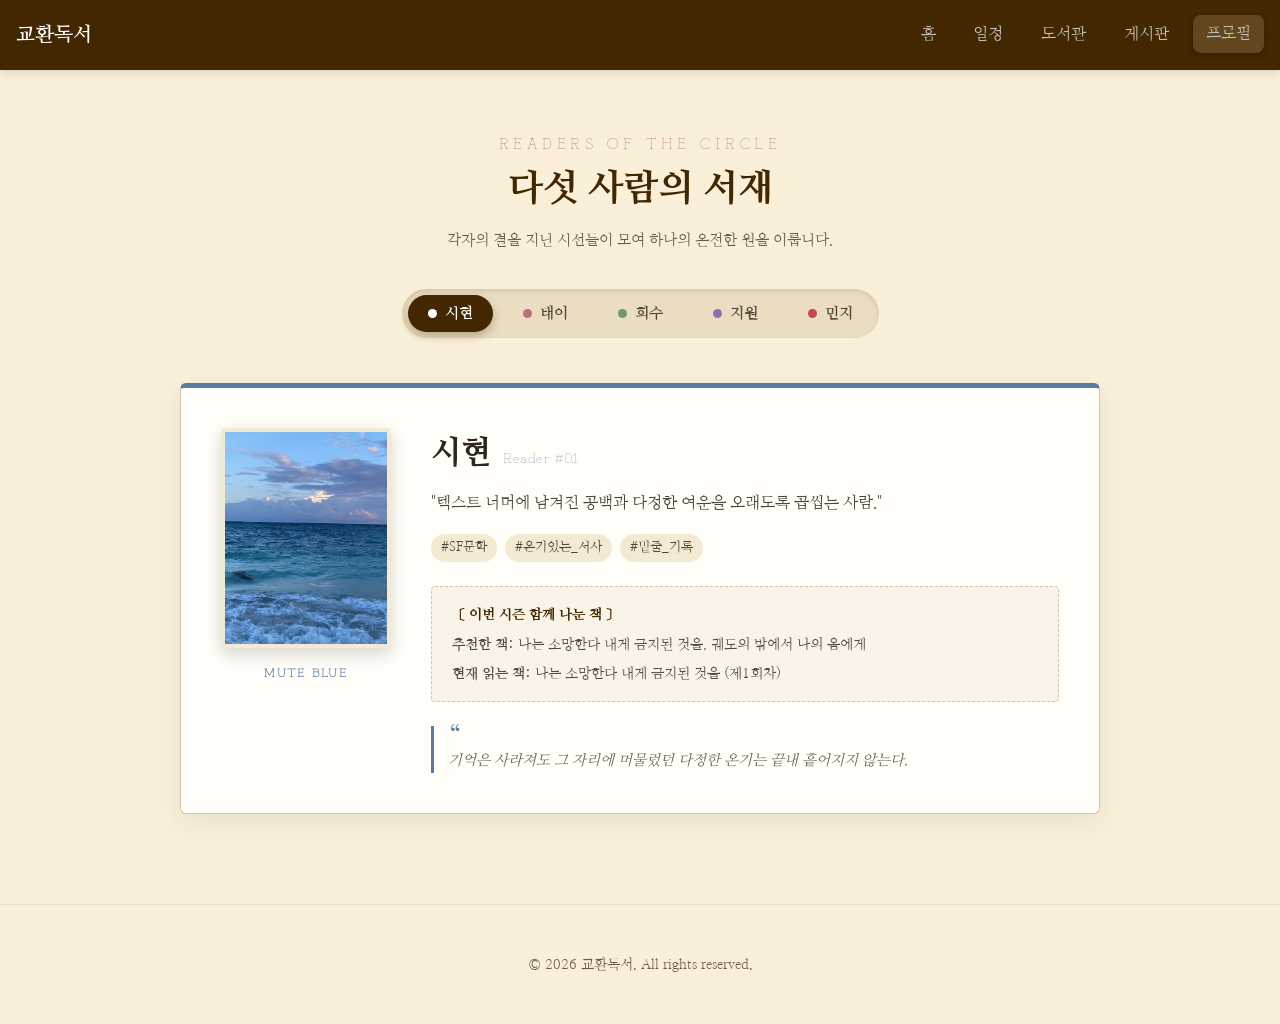
<file: frontend/html/profile.html>
<!DOCTYPE html>
<html lang="ko">
<head>
  <meta charset="UTF-8" />
  <meta name="viewport" content="width=device-width, initial-scale=1.0" />
  <title>멤버 | 교환독서</title>
  <link rel="preconnect" href="https://fonts.googleapis.com" />
  <link rel="preconnect" href="https://fonts.gstatic.com" crossorigin />
  <link href="https://fonts.googleapis.com/css2?family=Grandiflora+One&family=Nanum+Myeongjo:wght@400;700;800&display=swap" rel="stylesheet" />
  <link rel="stylesheet" href="../css/style.css" />
  <link rel="stylesheet" href="../css/profile.css" />
</head>
<body class="profile-page">

  <!-- 헤더 (다른 페이지와 동일한 네비게이션) -->
  <header class="site-header is-solid" id="header">
    <a href="index.html" class="logo">교환독서</a>
    <nav aria-label="주요">
      <ul class="gnb">
        <li><a href="index.html">홈</a></li>
        <li><a href="schedule.html">일정</a></li>
        <li><a href="library.html">도서관</a></li>
        <li><a href="community.html">게시판</a></li>
        <li><a aria-current="page" href="profile.html">프로필</a></li>
      </ul>
    </nav>
  </header>

  <main class="profile-container">
    <!-- 상단 타이틀 -->
    <section class="profile-hero">
      <p class="profile-subtitle">READERS OF THE CIRCLE</p>
      <h1 class="profile-title">다섯 사람의 서재</h1>
      <p class="profile-desc">각자의 결을 지닌 시선들이 모여 하나의 온전한 원을 이룹니다.</p>

      <!-- 5인 멤버 선택 탭 버튼 -->
      <div class="member-tab-nav">
        <button class="member-nav-btn active" data-member="sh" style="--btn-color: #5B7A9E;">
          <span class="nav-seal"></span>시현
        </button>
        <button class="member-nav-btn" data-member="te" style="--btn-color: #B8707F;">
          <span class="nav-seal"></span>태이
        </button>
        <button class="member-nav-btn" data-member="hs" style="--btn-color: #6D9872;">
          <span class="nav-seal"></span>희수
        </button>
        <button class="member-nav-btn" data-member="jw" style="--btn-color: #8B71AC;">
          <span class="nav-seal"></span>지원
        </button>
        <button class="member-nav-btn" data-member="mj" style="--btn-color: #C84B4B;">
          <span class="nav-seal"></span>민지
        </button>
      </div>
    </section>

    <!-- [멤버 1] 시현 프로필 카드 구역 -->
    <section id="profile-sh" class="member-profile-panel active" style="--theme-color: #5B7A9E;">
      <div class="profile-card">
        <div class="profile-left">
          <div class="profile-avatar-frame">
            <img src="../images/sh.jpg" alt="시현 프로필" onerror="this.src='../images/five.jpg'" />
          </div>
          <span class="theme-tag">MUTE BLUE</span>
        </div>
        <div class="profile-right">
          <div class="profile-header">
            <h2 class="member-name">시현</h2>
            <span class="member-role">Reader #01</span>
          </div>
          <p class="member-bio">"텍스트 너머에 남겨진 공백과 다정한 여운을 오래도록 곱씹는 사람."</p>

          <div class="taste-tags">
            <span class="tag">#SF문학</span>
            <span class="tag">#온기있는_서사</span>
            <span class="tag">#밑줄_기록</span>
          </div>

          <div class="shelf-history">
            <h3 class="history-title">〔 이번 시즌 함께 나눈 책 〕</h3>
            <ul class="book-mini-list">
              <li><strong>추천한 책:</strong> 나는 소망한다 내게 금지된 것을, 궤도의 밖에서 나의 옴에게</li>
              <li><strong>현재 읽는 책:</strong> 나는 소망한다 내게 금지된 것을 (제1회차)</li>
            </ul>
          </div>

          <div class="member-quote-box">
            <span class="quote-mark">“</span>
            <p class="quote-text">기억은 사라져도 그 자리에 머물렀던 다정한 온기는 끝내 흩어지지 않는다.</p>
          </div>
        </div>
      </div>
    </section>

    <!-- [멤버 2] 태이 프로필 카드 구역 -->
    <section id="profile-te" class="member-profile-panel" style="--theme-color: #B8707F;">
      <div class="profile-card">
        <div class="profile-left">
          <div class="profile-avatar-frame">
            <img src="../images/te.jpg" alt="태이 프로필" onerror="this.src='../images/five.jpg'" />
          </div>
          <span class="theme-tag">INDIE PINK</span>
        </div>
        <div class="profile-right">
          <div class="profile-header">
            <h2 class="member-name">태이</h2>
            <span class="member-role">Reader #02</span>
          </div>
          <p class="member-bio">"문장 속에서 마주하는 작은 위트와 생동감 있는 순간들을 소중히 여깁니다."</p>

          <div class="taste-tags">
            <span class="tag">#우주_모험</span>
            <span class="tag">#에세이</span>
            <span class="tag">#사색의_시간</span>
          </div>

          <div class="shelf-history">
            <h3 class="history-title">〔 이번 시즌 함께 나눈 책 〕</h3>
            <ul class="book-mini-list">
              <li><strong>추천한 책:</strong> 프로젝트 헤일메리, 다정한 사람이 되는 법</li>
              <li><strong>현재 읽는 책:</strong> 프로젝트 헤일메리 (제1회차)</li>
            </ul>
          </div>

          <div class="member-quote-box">
            <span class="quote-mark">“</span>
            <p class="quote-text">고독한 여정일지라도 함께 건너는 이가 있다면 두렵지 않다.</p>
          </div>
        </div>
      </div>
    </section>

    <!-- [멤버 3] 희수 프로필 카드 구역 -->
    <section id="profile-hs" class="member-profile-panel" style="--theme-color: #6D9872;">
      <div class="profile-card">
        <div class="profile-left">
          <div class="profile-avatar-frame">
            <img src="../images/hs.jpg" alt="희수 프로필" onerror="this.src='../images/five.jpg'" />
          </div>
          <span class="theme-tag">SAGE GREEN</span>
        </div>
        <div class="profile-right">
          <div class="profile-header">
            <h2 class="member-name">희수</h2>
            <span class="member-role">Reader #03</span>
          </div>
          <p class="member-bio">"세상을 꿰뚫어 보는 날카로운 질문과 단단한 지식을 사랑합니다."</p>

          <div class="taste-tags">
            <span class="tag">#인문사회</span>
            <span class="tag">#토론주제</span>
            <span class="tag">#질문의_힘</span>
          </div>

          <div class="shelf-history">
            <h3 class="history-title">〔 이번 시즌 함께 나눈 책 〕</h3>
            <ul class="book-mini-list">
              <li><strong>추천한 책:</strong> 자본주의, 일억 번째 여름</li>
              <li><strong>현재 읽는 책:</strong> 자본주의 (제1회차)</li>
            </ul>
          </div>

          <div class="member-quote-box">
            <span class="quote-mark">“</span>
            <p class="quote-text">당연하다고 믿었던 구조를 다시 의심하는 순간 새로운 사유가 열린다.</p>
          </div>
        </div>
      </div>
    </section>

    <!-- [멤버 4] 지원 프로필 카드 구역 -->
    <section id="profile-jw" class="member-profile-panel" style="--theme-color: #8B71AC;">
      <div class="profile-card">
        <div class="profile-left">
          <div class="profile-avatar-frame">
            <img src="../images/jw.jpg" alt="지원 프로필" onerror="this.src='../images/five.jpg'" />
          </div>
          <span class="theme-tag">SOFT PURPLE</span>
        </div>
        <div class="profile-right">
          <div class="profile-header">
            <h2 class="member-name">지원</h2>
            <span class="member-role">Reader #04</span>
          </div>
          <p class="member-bio">"서늘한 문장 틈새로 스며드는 슬픔과 그 속의 연민을 응시합니다."</p>

          <div class="taste-tags">
            <span class="tag">#한국소설</span>
            <span class="tag">#섬세한_문체</span>
            <span class="tag">#계절의_틈</span>
          </div>

          <div class="shelf-history">
            <h3 class="history-title">〔 이번 시즌 함께 나눈 책 〕</h3>
            <ul class="book-mini-list">
              <li><strong>추천한 책:</strong> 아가미, 바깥은 여름</li>
              <li><strong>현재 읽는 책:</strong> 아가미 (제1회차)</li>
            </ul>
          </div>

          <div class="member-quote-box">
            <span class="quote-mark">“</span>
            <p class="quote-text">물속에서 숨을 쉬는 법을 배운 이에게 지상은 늘 서늘한 계절이다.</p>
          </div>
        </div>
      </div>
    </section>

    <!-- [멤버 5] 민지 프로필 카드 구역 -->
    <section id="profile-mj" class="member-profile-panel" style="--theme-color: #C84B4B;">
      <div class="profile-card">
        <div class="profile-left">
          <div class="profile-avatar-frame">
            <img src="../images/mj.jpg" alt="민지 프로필" onerror="this.src='../images/five.jpg'" />
          </div>
          <span class="theme-tag">CLASSIC RED</span>
        </div>
        <div class="profile-right">
          <div class="profile-header">
            <h2 class="member-name">민지</h2>
            <span class="member-role">Reader #05</span>
          </div>
          <p class="member-bio">"잠든 영혼을 깨우는 상상력과 포근하게 안아주는 꿈의 문장을 모읍니다."</p>

          <div class="taste-tags">
            <span class="tag">#판타지_힐링</span>
            <span class="tag">#꿈의_기록</span>
            <span class="tag">#따뜻한_시선</span>
          </div>

          <div class="shelf-history">
            <h3 class="history-title">〔 이번 시즌 함께 나눈 책 〕</h3>
            <ul class="book-mini-list">
              <li><strong>추천한 책:</strong> 달러구트 꿈 백화점, 지뢰진 글리코</li>
              <li><strong>현재 읽는 책:</strong> 달러구트 꿈 백화점 (제1회차)</li>
            </ul>
          </div>

          <div class="member-quote-box">
            <span class="quote-mark">“</span>
            <p class="quote-text">우리가 잠든 사이에 머무는 꿈은 어쩌면 내일의 나를 위한 작은 위로일지도 모른다.</p>
          </div>
        </div>
      </div>
    </section>
  </main>

  <footer class="site-footer">
    <p>© 2026 교환독서. All rights reserved.</p>
  </footer>

  <!-- 탭 전환 스크립트 -->
  <script>
    const navBtns = document.querySelectorAll('.member-nav-btn');
    const panels = document.querySelectorAll('.member-profile-panel');

    navBtns.forEach(btn => {
      btn.addEventListener('click', () => {
        navBtns.forEach(b => b.classList.remove('active'));
        panels.forEach(p => p.classList.remove('active'));

        btn.classList.add('active');
        const targetId = `profile-${btn.dataset.member}`;
        document.getElementById(targetId).classList.add('active');
      });
    });
  </script>
</body>
</html>
</file>
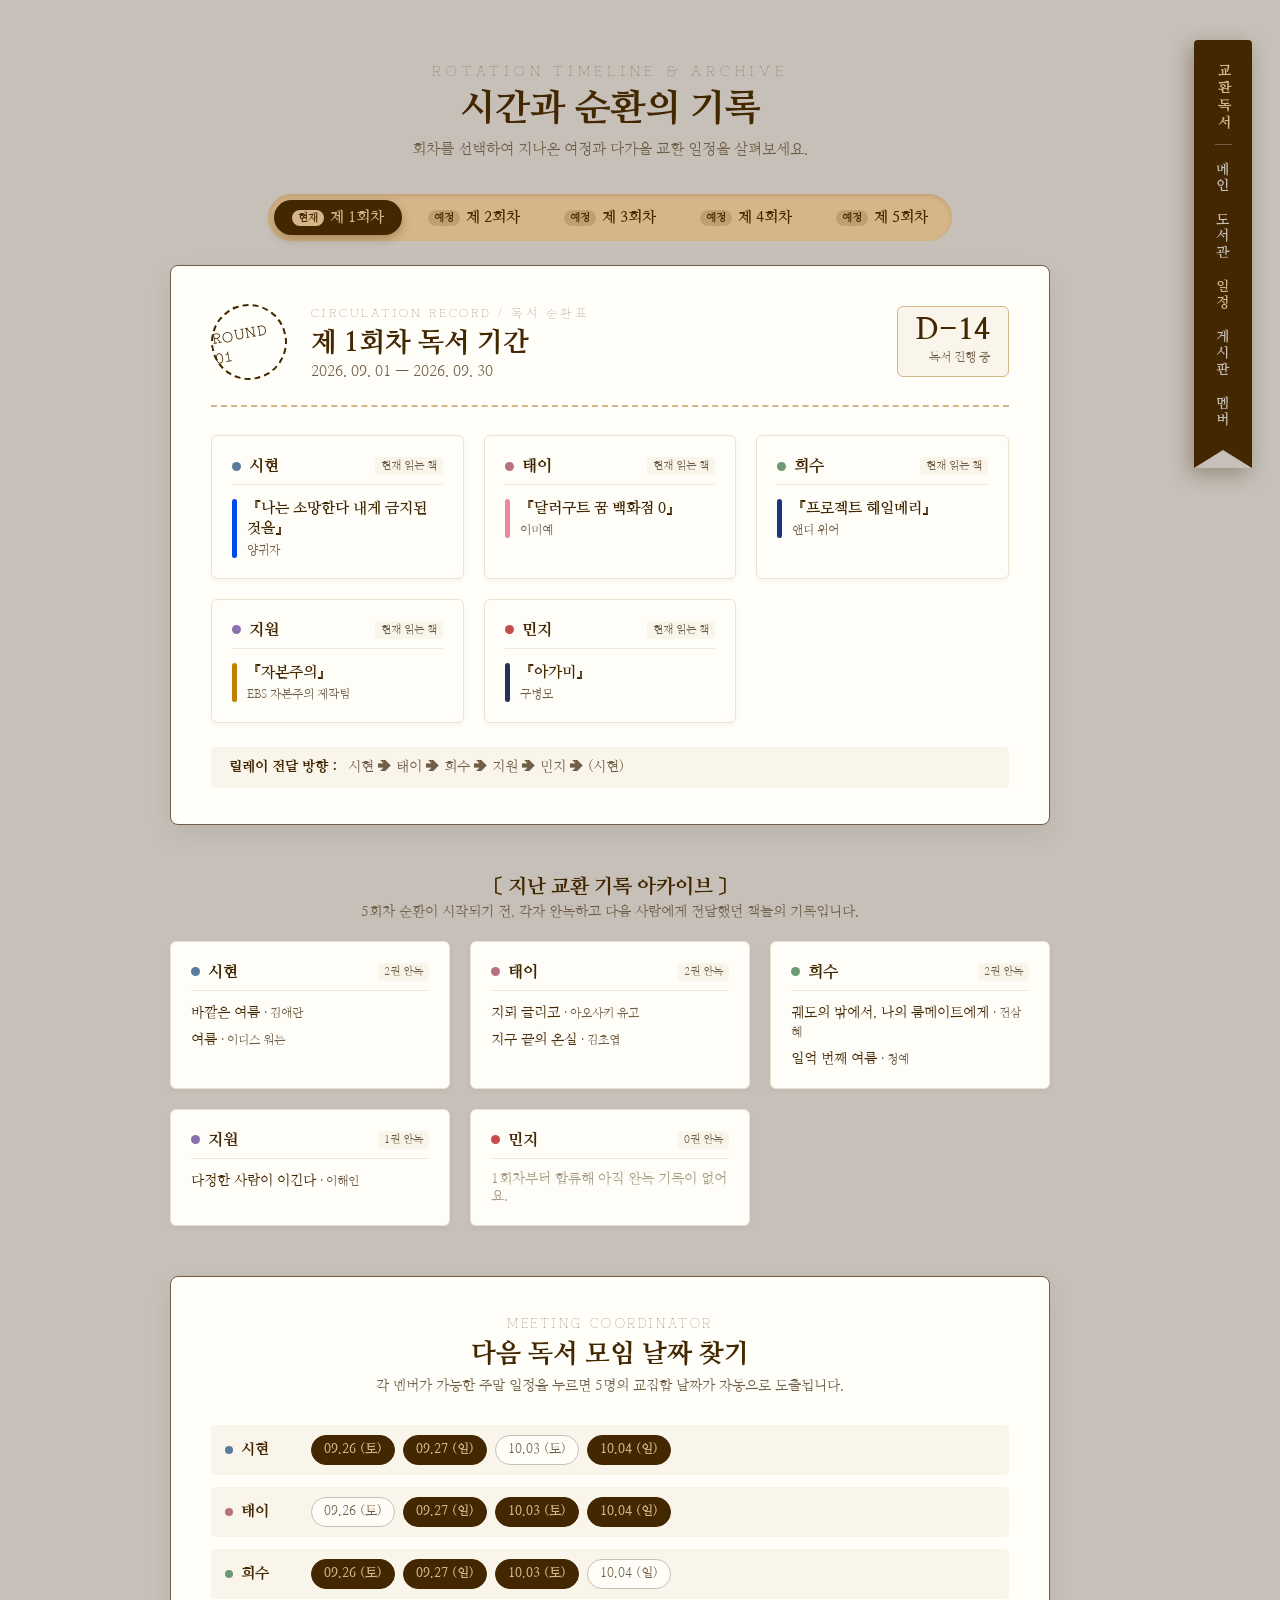
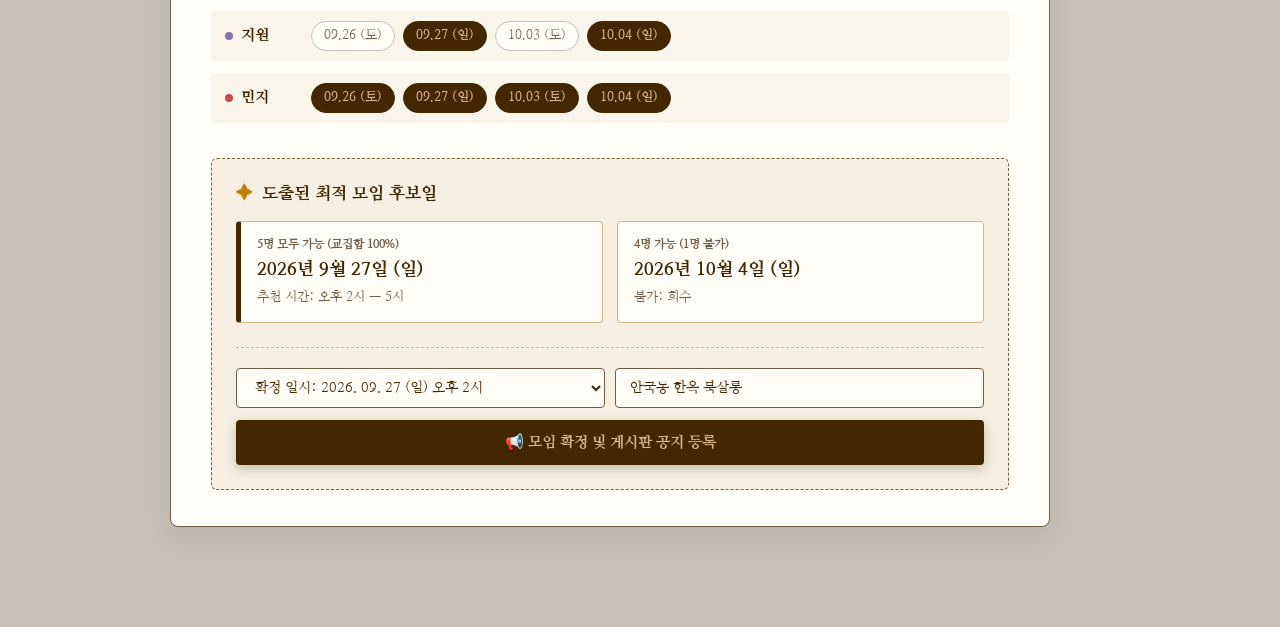
<file: frontend/html/schedule.html>
<!DOCTYPE html>
<html lang="ko">
<head>
  <meta charset="UTF-8" />
  <meta name="viewport" content="width=device-width, initial-scale=1.0" />
  <title>일정 | 교환독서</title>
  <link rel="preconnect" href="https://fonts.googleapis.com" />
  <link rel="preconnect" href="https://fonts.gstatic.com" crossorigin />
  <link href="https://fonts.googleapis.com/css2?family=Grandiflora+One&family=Nanum+Myeongjo:wght@400;700;800&display=swap" rel="stylesheet" />
  <link rel="stylesheet" href="../css/schedule.css" />
</head>
<body class="schedule-body">

  <!-- 우측 세로 책갈피 리본 네비게이션 -->
  <aside class="ribbon-nav">
    <div class="ribbon-brand">교환독서</div>
    <a href="index.html">메인</a>
    <a href="library.html">도서관</a>
    <a href="schedule.html" class="active">일정</a>
    <a href="community.html">게시판</a>
    <a href="profile.html">멤버</a>
    <div class="ribbon-tail"></div>
  </aside>

  <main class="schedule-wrap">
    <header class="schedule-head">
      <span class="sub">ROTATION TIMELINE & ARCHIVE</span>
      <h1 class="main-title">시간과 순환의 기록</h1>
      <p class="desc">회차를 선택하여 지나온 여정과 다가올 교환 일정을 살펴보세요.</p>
    </header>

    <!-- 회차 선택 셀렉터 (지난 회차 / 현재 / 다가올 회차 전체 선택 가능) -->
    <section class="round-selector-bar">
      <div class="round-tabs">
        <button type="button" class="round-tab-btn active" onclick="selectRound(1, this)">
          <span class="tab-badge current">현재</span> 제 1회차
        </button>
        <button type="button" class="round-tab-btn" onclick="selectRound(2, this)">
          <span class="tab-badge">예정</span> 제 2회차
        </button>
        <button type="button" class="round-tab-btn" onclick="selectRound(3, this)">
          <span class="tab-badge">예정</span> 제 3회차
        </button>
        <button type="button" class="round-tab-btn" onclick="selectRound(4, this)">
          <span class="tab-badge">예정</span> 제 4회차
        </button>
        <button type="button" class="round-tab-btn" onclick="selectRound(5, this)">
          <span class="tab-badge">예정</span> 제 5회차
        </button>
      </div>
    </section>

    <!-- [섹션 1] 선택된 회차 상세 보드 (앤틱 도서 대출증 카드 형태) -->
    <section class="checkout-card-stage">
      <div class="checkout-card">
        <div class="card-header">
          <div class="stamp-box">
            <span class="stamp-circle" id="cardRoundStamp">ROUND 01</span>
          </div>
          <div class="card-title-group">
            <span class="card-label">CIRCULATION RECORD / 독서 순환표</span>
            <h2 class="card-round-title" id="cardRoundTitle">제 1회차 독서 기간</h2>
            <p class="card-period-date" id="cardPeriodDate">2026. 09. 01 — 2026. 09. 30</p>
          </div>
          <div class="dday-tag-box">
            <span class="dday-count" id="cardDday">D-14</span>
            <span class="dday-caption" id="cardStatusCaption">독서 진행 중</span>
          </div>
        </div>

        <!-- 5인 대출 도서 리스트 -->
        <div class="reader-checkout-grid" id="readerGrid">
          <!-- JS로 동적 렌더링 -->
        </div>

        <!-- 전달 흐름 안내 바 -->
        <div class="relay-flow-bar">
          <span class="flow-label">릴레이 전달 방향 :</span>
          <span class="flow-seq">시현 ➔ 태이 ➔ 희수 ➔ 지원 ➔ 민지 ➔ (시현)</span>
        </div>
      </div>
    </section>

    <!-- [섹션 2] 지난 교환 기록 아카이브 -->
    <section class="archive-section">
      <div class="archive-title-group">
        <h2 class="archive-sub-title">〔 지난 교환 기록 아카이브 〕</h2>
        <p class="archive-desc">5회차 순환이 시작되기 전, 각자 완독하고 다음 사람에게 전달했던 책들의 기록입니다.</p>
      </div>
      <div class="archive-grid">
        <div class="archive-member-card">
          <div class="archive-member-header">
            <span class="dot" style="background:#5B7A9E;"></span>
            <span class="archive-member-name">시현</span>
            <span class="archive-count">2권 완독</span>
          </div>
          <ul class="archive-book-list">
            <li>바깥은 여름 <span class="archive-author">· 김애란</span></li>
            <li>여름 <span class="archive-author">· 이디스 워튼</span></li>
          </ul>
        </div>
        <div class="archive-member-card">
          <div class="archive-member-header">
            <span class="dot" style="background:#B8707F;"></span>
            <span class="archive-member-name">태이</span>
            <span class="archive-count">2권 완독</span>
          </div>
          <ul class="archive-book-list">
            <li>지뢰 글리코 <span class="archive-author">· 아오사키 유고</span></li>
            <li>지구 끝의 온실 <span class="archive-author">· 김초엽</span></li>
          </ul>
        </div>
        <div class="archive-member-card">
          <div class="archive-member-header">
            <span class="dot" style="background:#6D9872;"></span>
            <span class="archive-member-name">희수</span>
            <span class="archive-count">2권 완독</span>
          </div>
          <ul class="archive-book-list">
            <li>궤도의 밖에서, 나의 룸메이트에게 <span class="archive-author">· 전삼혜</span></li>
            <li>일억 번째 여름 <span class="archive-author">· 청예</span></li>
          </ul>
        </div>
        <div class="archive-member-card">
          <div class="archive-member-header">
            <span class="dot" style="background:#8B71AC;"></span>
            <span class="archive-member-name">지원</span>
            <span class="archive-count">1권 완독</span>
          </div>
          <ul class="archive-book-list">
            <li>다정한 사람이 이긴다 <span class="archive-author">· 이해인</span></li>
          </ul>
        </div>
        <div class="archive-member-card">
          <div class="archive-member-header">
            <span class="dot" style="background:#C84B4B;"></span>
            <span class="archive-member-name">민지</span>
            <span class="archive-count">0권 완독</span>
          </div>
          <p class="archive-empty">1회차부터 합류해 아직 완독 기록이 없어요.</p>
        </div>
      </div>
    </section>

    <!-- [섹션 3] 5인 교집합 모임 일정 조율기 -->
    <section class="meeting-scheduler-section">
      <div class="scheduler-card">
        <div class="scheduler-header">
          <span class="tool-tag">MEETING COORDINATOR</span>
          <h2 class="scheduler-title">다음 독서 모임 날짜 찾기</h2>
          <p class="scheduler-desc">각 멤버가 가능한 주말 일정을 누르면 5명의 교집합 날짜가 자동으로 도출됩니다.</p>
        </div>

        <!-- 멤버별 가능 날짜 체크보드 -->
        <div class="member-calendar-board">
          <!-- 시현 -->
          <div class="member-vote-row">
            <div class="vote-user">
              <span class="user-seal" style="background:#5B7A9E;"></span>
              <span class="user-name">시현</span>
            </div>
            <div class="slot-buttons">
              <button type="button" class="slot-btn selected">09.26 (토)</button>
              <button type="button" class="slot-btn selected">09.27 (일)</button>
              <button type="button" class="slot-btn">10.03 (토)</button>
              <button type="button" class="slot-btn selected">10.04 (일)</button>
            </div>
          </div>

          <!-- 태이 -->
          <div class="member-vote-row">
            <div class="vote-user">
              <span class="user-seal" style="background:#B8707F;"></span>
              <span class="user-name">태이</span>
            </div>
            <div class="slot-buttons">
              <button type="button" class="slot-btn">09.26 (토)</button>
              <button type="button" class="slot-btn selected">09.27 (일)</button>
              <button type="button" class="slot-btn selected">10.03 (토)</button>
              <button type="button" class="slot-btn selected">10.04 (일)</button>
            </div>
          </div>

          <!-- 희수 -->
          <div class="member-vote-row">
            <div class="vote-user">
              <span class="user-seal" style="background:#6D9872;"></span>
              <span class="user-name">희수</span>
            </div>
            <div class="slot-buttons">
              <button type="button" class="slot-btn selected">09.26 (토)</button>
              <button type="button" class="slot-btn selected">09.27 (일)</button>
              <button type="button" class="slot-btn selected">10.03 (토)</button>
              <button type="button" class="slot-btn">10.04 (일)</button>
            </div>
          </div>

          <!-- 지원 -->
          <div class="member-vote-row">
            <div class="vote-user">
              <span class="user-seal" style="background:#8B71AC;"></span>
              <span class="user-name">지원</span>
            </div>
            <div class="slot-buttons">
              <button type="button" class="slot-btn">09.26 (토)</button>
              <button type="button" class="slot-btn selected">09.27 (일)</button>
              <button type="button" class="slot-btn">10.03 (토)</button>
              <button type="button" class="slot-btn selected">10.04 (일)</button>
            </div>
          </div>

          <!-- 민지 -->
          <div class="member-vote-row">
            <div class="vote-user">
              <span class="user-seal" style="background:#C84B4B;"></span>
              <span class="user-name">민지</span>
            </div>
            <div class="slot-buttons">
              <button type="button" class="slot-btn selected">09.26 (토)</button>
              <button type="button" class="slot-btn selected">09.27 (일)</button>
              <button type="button" class="slot-btn selected">10.03 (토)</button>
              <button type="button" class="slot-btn selected">10.04 (일)</button>
            </div>
          </div>
        </div>

        <!-- 교집합 결과 도출 및 확정 영역 -->
        <div class="result-intersection-box">
          <div class="intersection-header">
            <span class="calc-icon">✦</span>
            <h3>도출된 최적 모임 후보일</h3>
          </div>

          <div class="candidate-slots">
            <div class="candidate-card perfect-match">
              <span class="match-badge">5명 모두 가능 (교집합 100%)</span>
              <strong class="match-date">2026년 9월 27일 (일)</strong>
              <span class="match-time">추천 시간: 오후 2시 — 5시</span>
            </div>
            <div class="candidate-card sub-match">
              <span class="match-badge">4명 가능 (1명 불가)</span>
              <strong class="match-date">2026년 10월 4일 (일)</strong>
              <span class="match-time">불가: 희수</span>
            </div>
          </div>

          <!-- 확정 및 게시판 공지 등록 폼 -->
          <div class="confirmation-form">
            <div class="confirm-inputs">
              <select class="select-slot">
                <option value="0927">확정 일시: 2026. 09. 27 (일) 오후 2시</option>
                <option value="1004">확정 일시: 2026. 10. 04 (일) 오후 2시</option>
              </select>
              <input type="text" class="input-place" placeholder="모임 장소 입력 (예: 연남동 서재 카페)" value="안국동 한옥 북살롱" />
            </div>
            <button type="button" class="btn-publish-notice" onclick="alert('초안 단계입니다. 게시판 공지사항으로 등록되는 로직이 연결될 예정입니다!')">
              📢 모임 확정 및 게시판 공지 등록
            </button>
          </div>
        </div>
      </div>
    </section>
  </main>

  <script>
    // 5개 회차별 순환 데이터 매핑 (book-detail.html의 최신 멤버 배정 기준)
    const allRounds = {
      1: {
        title: "제 1회차 독서 기간",
        period: "2026. 09. 01 — 2026. 09. 30",
        dday: "D-14",
        status: "독서 진행 중",
        stamp: "ROUND 01",
        list: [
          { reader: "시현", color: "#5B7A9E", book: "나는 소망한다 내게 금지된 것을", author: "양귀자", spine: "#004AEB" },
          { reader: "태이", color: "#B8707F", book: "달러구트 꿈 백화점 0", author: "이미예", spine: "#E8899E" },
          { reader: "희수", color: "#6D9872", book: "프로젝트 헤일메리", author: "앤디 위어", spine: "#1D357A" },
          { reader: "지원", color: "#8B71AC", book: "자본주의", author: "EBS 자본주의 제작팀", spine: "#C07F00" },
          { reader: "민지", color: "#C84B4B", book: "아가미", author: "구병모", spine: "#243356" }
        ]
      },
      2: {
        title: "제 2회차 독서 기간",
        period: "2026. 10. 01 — 2026. 10. 31",
        dday: "D-44",
        status: "도서 전달 대기",
        stamp: "ROUND 02",
        list: [
          { reader: "시현", color: "#5B7A9E", book: "아가미", author: "구병모", spine: "#243356" },
          { reader: "태이", color: "#B8707F", book: "나는 소망한다 내게 금지된 것을", author: "양귀자", spine: "#004AEB" },
          { reader: "희수", color: "#6D9872", book: "달러구트 꿈 백화점 0", author: "이미예", spine: "#E8899E" },
          { reader: "지원", color: "#8B71AC", book: "프로젝트 헤일메리", author: "앤디 위어", spine: "#1D357A" },
          { reader: "민지", color: "#C84B4B", book: "자본주의", author: "EBS 자본주의 제작팀", spine: "#C07F00" }
        ]
      },
      3: {
        title: "제 3회차 독서 기간",
        period: "2026. 11. 01 — 2026. 11. 30",
        dday: "D-74",
        status: "예정 회차",
        stamp: "ROUND 03",
        list: [
          { reader: "시현", color: "#5B7A9E", book: "자본주의", author: "EBS 자본주의 제작팀", spine: "#C07F00" },
          { reader: "태이", color: "#B8707F", book: "아가미", author: "구병모", spine: "#243356" },
          { reader: "희수", color: "#6D9872", book: "나는 소망한다 내게 금지된 것을", author: "양귀자", spine: "#004AEB" },
          { reader: "지원", color: "#8B71AC", book: "달러구트 꿈 백화점 0", author: "이미예", spine: "#E8899E" },
          { reader: "민지", color: "#C84B4B", book: "프로젝트 헤일메리", author: "앤디 위어", spine: "#1D357A" }
        ]
      },
      4: {
        title: "제 4회차 독서 기간",
        period: "2026. 12. 01 — 2026. 12. 31",
        dday: "D-105",
        status: "예정 회차",
        stamp: "ROUND 04",
        list: [
          { reader: "시현", color: "#5B7A9E", book: "프로젝트 헤일메리", author: "앤디 위어", spine: "#1D357A" },
          { reader: "태이", color: "#B8707F", book: "자본주의", author: "EBS 자본주의 제작팀", spine: "#C07F00" },
          { reader: "희수", color: "#6D9872", book: "아가미", author: "구병모", spine: "#243356" },
          { reader: "지원", color: "#8B71AC", book: "나는 소망한다 내게 금지된 것을", author: "양귀자", spine: "#004AEB" },
          { reader: "민지", color: "#C84B4B", book: "달러구트 꿈 백화점 0", author: "이미예", spine: "#E8899E" }
        ]
      },
      5: {
        title: "제 5회차 (최종 회차)",
        period: "2027. 01. 01 — 2027. 01. 31",
        dday: "D-136",
        status: "최종 반납 회차",
        stamp: "ROUND 05",
        list: [
          { reader: "시현", color: "#5B7A9E", book: "달러구트 꿈 백화점 0", author: "이미예", spine: "#E8899E" },
          { reader: "태이", color: "#B8707F", book: "프로젝트 헤일메리", author: "앤디 위어", spine: "#1D357A" },
          { reader: "희수", color: "#6D9872", book: "자본주의", author: "EBS 자본주의 제작팀", spine: "#C07F00" },
          { reader: "지원", color: "#8B71AC", book: "아가미", author: "구병모", spine: "#243356" },
          { reader: "민지", color: "#C84B4B", book: "나는 소망한다 내게 금지된 것을", author: "양귀자", spine: "#004AEB" }
        ]
      }
    };

    function renderRound(r) {
      const data = allRounds[r];
      document.getElementById('cardRoundTitle').innerText = data.title;
      document.getElementById('cardPeriodDate').innerText = data.period;
      document.getElementById('cardDday').innerText = data.dday;
      document.getElementById('cardStatusCaption').innerText = data.status;
      document.getElementById('cardRoundStamp').innerText = data.stamp;

      const html = data.list.map(item => `
        <article class="reader-slot">
          <div class="slot-reader-header">
            <span class="dot" style="background:${item.color};"></span>
            <span class="name">${item.reader}</span>
            <span class="tag-reading">현재 읽는 책</span>
          </div>
          <div class="slot-book-body">
            <div class="spine-indicator" style="background:${item.spine};"></div>
            <div class="book-meta">
              <strong class="title">『${item.book}』</strong>
              <span class="author">${item.author}</span>
            </div>
          </div>
        </article>
      `).join('');

      document.getElementById('readerGrid').innerHTML = html;
    }

    function selectRound(r, btn) {
      document.querySelectorAll('.round-tab-btn').forEach(b => b.classList.remove('active'));
      btn.classList.add('active');
      renderRound(r);
    }

    // 초기 1회차 렌더링
    renderRound(1);

    // 날짜 토글
    document.querySelectorAll('.slot-btn').forEach(btn => {
      btn.addEventListener('click', () => btn.classList.toggle('selected'));
    });
  </script>
  <script src="../js/page-transitions.js"></script>
</body>
</html>
</file>
<file: frontend/style.css>
/* ========================================
   1. 기본 초기화 및 전역 스타일
======================================== */
* {
  box-sizing: border-box;
  margin: 0;
  padding: 0;
}

html, body {
  height: 100%;
}

body {
  font-family: "Nanum Myeongjo", -apple-system, BlinkMacSystemFont, "Segoe UI", Roboto, "Noto Sans KR", sans-serif;
  font-size: 16px;
  line-height: 1.6;
  background: #FAF0D9;
  color: #2B1713;
  overflow-x: hidden;
}

a {
  text-decoration: none;
}

/* ========================================
   2. 헤더 스타일 (구버전 원본 롤백)
======================================== */
.site-header {
  position: fixed;
  top: 0;
  left: 0;
  right: 0;
  z-index: 100;
  display: flex;
  align-items: center;
  justify-content: space-between;
  padding: 1rem;
  background: transparent;
  transition: background .25s ease, backdrop-filter .25s ease, color .25s ease;
}

.logo {
  font-family: 'Nanum Myeongjo', serif;
  font-weight: 700;
  font-size: 1.25rem;
  color: #fff;
  text-shadow: 0 1px 3px rgba(0, 0, 0, 0.3);
  transition: color .25s ease;
}

.gnb {
  display: flex;
  gap: .75rem;
  list-style: none;
  padding: 0;
  margin: 0;
  flex-wrap: wrap;
}

.gnb a {
  display: block;
  font-family: 'Nanum Myeongjo', serif;
  font-weight: 500;
  color: #fff;
  padding: .4rem .8rem;
  border-radius: .5rem;
  text-shadow: 0 2px 4px rgba(0, 0, 0, 0.5);
  transition: all .25s ease;
}

[aria-current="page"], .gnb a:hover {
  background: rgba(255, 255, 255, 0.25);
  backdrop-filter: blur(10px);
  transform: translateY(-1px);
  box-shadow: 0 2px 6px rgba(0, 0, 0, .2);
  text-shadow: 0 2px 6px rgba(0, 0, 0, 0.6);
}

/* 구버전 is-solid 전환 */
.site-header.is-solid {
  background: #5C1A1A;
  backdrop-filter: none;
  box-shadow: 0 2px 10px rgba(0,0,0,0.15);
}

.site-header.is-solid .logo {
  color: #fff;
  text-shadow: none;
}

.site-header.is-solid .gnb a {
  color: #fff;
  text-shadow: none;
}

.site-header.is-solid [aria-current="page"],
.site-header.is-solid .gnb a:hover {
  background: rgba(255, 255, 255, 0.22);
  backdrop-filter: blur(8px);
}

/* ========================================
   3. 메인 히어로 구획
======================================== */
.intro-hero.vintage-shelves {
  position: relative;
  display: flex;
  flex-direction: column;
  justify-content: center;
  align-items: center;
  text-align: center;
  min-height: 100vh;
  padding: clamp(1.5rem, 4vw, 3rem);
  color: #fff;
  background: 
    linear-gradient(180deg, rgba(30, 20, 15, 0.50) 0%, rgba(30, 20, 15, 0.65) 50%, rgba(30, 20, 15, 0.78) 100%),
    url("images/five.jpg") center/cover no-repeat;
  background-color: #1e1412;
}

.intro-title {
  font-family: 'Nanum Myeongjo', serif;
  font-size: clamp(2rem, 6vw, 3rem);
  font-weight: 700;
  margin-bottom: 0.5rem;
  letter-spacing: 0.02em;
}

.intro-sub {
  font-family: 'Nanum Myeongjo', serif;
  font-size: clamp(1.05rem, 2vw, 1.2rem);
  opacity: 0.95;
  margin-bottom: 1.5rem;
}

.intro-actions {
  display: flex;
  gap: 0.6rem;
  flex-wrap: wrap;
  justify-content: center;
}

.btn {
  background: #5C1A1A;
  color: #fff;
  border: 1px solid #5C1A1A;
  border-radius: 0.6rem;
  padding: 0.6rem 1.2rem;
  font-family: 'Nanum Myeongjo', serif;
  font-size: 1rem;
  cursor: pointer;
  transition: all 0.2s ease;
  box-shadow: 0 1px 0 rgba(0,0,0,0.05), 0 6px 16px rgba(0,0,0,0.08);
}

.btn:hover {
  background: #3D1111;
  transform: translateY(-1px);
}

.btn.ghost {
  background: transparent;
  color: #fff;
  border: 1px solid rgba(255, 255, 255, 0.6);
}

.btn.ghost:hover {
  background: rgba(255, 255, 255, 0.15);
}

.scroll-hint {
  position: absolute;
  bottom: 2rem;
  left: 50%;
  transform: translateX(-50%);
  color: rgba(255, 255, 255, 0.7);
  font-size: 0.9rem;
  letter-spacing: 0.1em;
  animation: floatDown 2.5s ease-in-out infinite;
  display: flex;
  flex-direction: column;
  align-items: center;
}

.scroll-hint::after {
  content: '📖';
  font-size: 1.5rem;
  margin-top: 0.3rem;
}

@keyframes floatDown {
  0%, 100% { transform: translateX(-50%) translateY(0); opacity: 0.7; }
  50% { transform: translateX(-50%) translateY(10px); opacity: 1; }
}

/* ========================================
   4. 스크롤 등장 애니메이션 공통 클래스
======================================== */
.scroll-reveal {
  opacity: 0;
  transform: translateY(35px);
  transition: opacity 0.8s cubic-bezier(0.2, 0.8, 0.2, 1), transform 0.8s cubic-bezier(0.2, 0.8, 0.2, 1);
}

.scroll-reveal.is-visible {
  opacity: 1;
  transform: translateY(0);
}

/* ========================================
   5. 교환독서란? (ABOUT)
======================================== */
.about-section {
  text-align: center;
  padding: 6rem 2rem 5rem;
  max-width: 900px;
  margin: 0 auto;
}

.about-section h2 {
  font-family: 'Nanum Myeongjo', serif;
  font-size: 2.1rem;
  color: #5C1A1A;
  margin-bottom: 2.5rem;
  font-weight: 700;
  letter-spacing: 0.03em;
}

.about-section h2::before { content: '【 '; opacity: 0.45; }
.about-section h2::after  { content: ' 】'; opacity: 0.45; }

.about-content p {
  font-family: 'Nanum Myeongjo', serif;
  font-size: 1.08rem;
  color: #2B1713;
  line-height: 2.15;
  margin: 1.6rem 0;
  word-break: keep-all;
  opacity: 0.92;
  transition: transform 0.3s ease, opacity 0.3s ease;
}

.about-content p:hover {
  opacity: 1;
  transform: translateX(6px);
}

/* ========================================
   6. 진행 방법 5단계 (STEPS SECTION)
======================================== */
.steps-section {
  padding: 5rem 2rem 7rem;
  max-width: 1200px;
  margin: 0 auto;
  text-align: center;
}

.steps-section h2 {
  font-family: 'Nanum Myeongjo', serif;
  font-size: 2.1rem;
  color: #5C1A1A;
  margin-bottom: 3.5rem;
  font-weight: 700;
}

.steps-section h2::before { content: '〔 '; opacity: 0.45; }
.steps-section h2::after  { content: ' 〕'; opacity: 0.45; }

.steps-grid {
  display: grid;
  grid-template-columns: repeat(auto-fit, minmax(200px, 1fr));
  gap: 1.5rem;
  text-align: left;
}

.step-card {
  background: #FFFEF9;
  padding: 2rem 1.5rem;
  border-radius: 0.8rem;
  border: 1px solid rgba(92, 26, 26, 0.1);
  box-shadow: 0 4px 16px rgba(0, 0, 0, 0.04);
  transition: transform 0.3s ease, box-shadow 0.3s ease;
}

.step-card:hover {
  transform: translateY(-4px);
  box-shadow: 0 8px 24px rgba(92, 26, 26, 0.12);
}

.step-num {
  font-family: 'Grandiflora One', serif;
  font-size: 1.8rem;
  font-weight: 700;
  color: #5C1A1A;
  margin-bottom: 0.8rem;
  opacity: 0.8;
}

.step-card h3 {
  font-size: 1.15rem;
  margin-bottom: 0.8rem;
  color: #2B1713;
}

.step-card p {
  font-size: 0.92rem;
  line-height: 1.7;
  color: #55423d;
  word-break: keep-all;
}

/* ========================================
   7. 진행 인원 (TEAM) - 5인 반응형 플립 카드
======================================== */
.team-section {
  text-align: center;
  padding: 5rem 2rem 8rem;
  max-width: 1400px;
  margin: 0 auto;
}

.team-section h2 {
  font-family: 'Nanum Myeongjo', serif;
  font-size: 2.1rem;
  color: #5C1A1A;
  margin-bottom: 3.5rem;
  font-weight: 700;
  letter-spacing: 0.03em;
}

.team-section h2::before { content: '《 '; opacity: 0.45; }
.team-section h2::after  { content: ' 》'; opacity: 0.45; }

.team-grid {
  display: flex;
  flex-wrap: wrap;
  gap: 2.5rem 2rem;
  justify-content: center;
  align-items: center;
}

.flip-card {
  width: 240px;
  height: 330px;
  perspective: 1000px;
  cursor: pointer;
}

.flip-card-inner {
  position: relative;
  width: 100%;
  height: 100%;
  transition: transform 0.6s cubic-bezier(0.4, 0.2, 0.2, 1);
  transform-style: preserve-3d;
}

.flip-card:hover .flip-card-inner {
  transform: rotateY(180deg);
}

.flip-card-front,
.flip-card-back {
  position: absolute;
  inset: 0;
  border-radius: 1rem;
  backface-visibility: hidden;
  box-shadow: 0 8px 24px rgba(0, 0, 0, 0.08);
  overflow: hidden;
}

.flip-card-front {
  background: #FFFEF9;
}

.team-photo {
  width: 100%;
  height: 100%;
  object-fit: cover;
  display: block;
}

.flip-card-back {
  background: #FFFEF9;
  transform: rotateY(180deg);
  display: flex;
  flex-direction: column;
  justify-content: center;
  align-items: center;
  padding: 2rem 1.5rem;
  border: 1px solid rgba(0, 0, 0, 0.06);
}

.bookmark-hole {
  position: absolute;
  top: 14px;
  left: 50%;
  transform: translateX(-50%);
  width: 8px;
  height: 8px;
  background: #FAF0D9;
  border: 2px solid rgba(43, 23, 19, 0.2);
  border-radius: 50%;
}

.team-avatar {
  font-family: 'Grandiflora One', 'Nanum Myeongjo', serif;
  font-size: 1.8rem;
  font-weight: 700;
  margin-bottom: 1rem;
  padding-bottom: 0.3rem;
  border-bottom: 2px solid currentColor;
}

.team-bio {
  font-family: 'Nanum Myeongjo', serif;
  font-size: 0.95rem;
  line-height: 1.75;
  color: #2B1713;
  word-break: keep-all;
  text-align: center;
}

/* 멤버별 고유 색상 */
.flip-card[data-person="시현"] .team-avatar { color: #5B7A9E; border-color: #5B7A9E; }
.flip-card[data-person="태이"] .team-avatar { color: #B8707F; border-color: #B8707F; }
.flip-card[data-person="희수"] .team-avatar { color: #6D9872; border-color: #6D9872; }
.flip-card[data-person="지원"] .team-avatar { color: #8B71AC; border-color: #8B71AC; }
.flip-card[data-person="민지"] .team-avatar { color: #C84B4B; border-color: #C84B4B; }

/* ========================================
   8. 하단 푸터
======================================== */
.site-footer {
  text-align: center;
  padding: 3rem 1.5rem;
  border-top: 1px solid rgba(92, 26, 26, 0.12);
  color: #6E5A53;
  font-size: 0.9rem;
}
</file>
<file: frontend/css/style.css>
/* 서브페이지(일정 등)에서 공통으로 쓰는 색상 값 */
:root {
  --ink: #2B1713;
  --paper: #FAF0D9;
  --paper-light: #FFFEF9;
  --burgundy: #422701;
  --brass: #D6B588;
  --ivory: #C6C0B9;
  --line: rgba(112, 94, 70, 0.12);
  --line-strong: rgba(112, 94, 70, 0.25);
}

/* ========================================
   1. 기본 초기화 및 전역 스타일
======================================== */
* {
  box-sizing: border-box;
  margin: 0;
  padding: 0;
}

html, body {
  height: 100%;
  scrollbar-width: none; /* Firefox: 스크롤바 숨김 */
  -ms-overflow-style: none; /* 구형 Edge/IE */
}

html::-webkit-scrollbar,
body::-webkit-scrollbar {
  display: none; /* Chrome, Safari, Edge(Chromium) */
}

body {
  font-family: "Nanum Myeongjo", -apple-system, BlinkMacSystemFont, "Segoe UI", Roboto, "Noto Sans KR", sans-serif;
  font-size: 16px;
  line-height: 1.6;
  background: #FAF0D9;
  color: #2B1713;
  overflow-x: hidden;
}

/* 헤더가 항상 고정된 하위 페이지용: 본문이 헤더에 가려지지 않도록 상단 여백 확보 */
body.subpage main {
  padding-top: 6.5rem;
}

/* 스크린리더용: 포커스될 때만 화면에 드러나는 건너뛰기 링크 */
.sr-only {
  position: absolute;
  width: 1px;
  height: 1px;
  padding: 0;
  margin: -1px;
  overflow: hidden;
  clip: rect(0, 0, 0, 0);
  white-space: nowrap;
  border: 0;
}

.sr-only:focus {
  position: fixed;
  top: 1rem;
  left: 1rem;
  width: auto;
  height: auto;
  padding: 0.6rem 1rem;
  clip: auto;
  background: var(--burgundy);
  color: #fff;
  border-radius: 0.5rem;
  z-index: 1000;
}

a {
  text-decoration: none;
}

/* ========================================
   2. 헤더 스타일 (구버전 원본 롤백)
======================================== */
.site-header {
  position: fixed;
  top: 0;
  left: 0;
  right: 0;
  z-index: 100;
  display: flex;
  align-items: center;
  justify-content: space-between;
  padding: 1rem;
  background: transparent;
  transition: background .25s ease, backdrop-filter .25s ease, color .25s ease;
}

.logo {
  font-family: 'Nanum Myeongjo', serif;
  font-weight: 700;
  font-size: 1.25rem;
  color: #fff;
  text-shadow: 0 1px 3px rgba(0, 0, 0, 0.3);
  transition: color .25s ease;
}

.gnb {
  display: flex;
  gap: .75rem;
  list-style: none;
  padding: 0;
  margin: 0;
  flex-wrap: wrap;
}

.gnb a {
  display: block;
  font-family: 'Nanum Myeongjo', serif;
  font-weight: 500;
  color: #fff;
  padding: .4rem .8rem;
  border-radius: .5rem;
  text-shadow: 0 2px 4px rgba(0, 0, 0, 0.5);
  transition: all .25s ease;
}

[aria-current="page"], .gnb a:hover {
  background: rgba(255, 255, 255, 0.25);
  backdrop-filter: blur(10px);
  transform: translateY(-1px);
  box-shadow: 0 2px 6px rgba(0, 0, 0, .2);
  text-shadow: 0 2px 6px rgba(0, 0, 0, 0.6);
}

/* 구버전 is-solid 전환 */
.site-header.is-solid {
  background: #422701;
  backdrop-filter: none;
  box-shadow: 0 2px 10px rgba(0,0,0,0.15);
}

.site-header.is-solid .logo {
  color: #fff;
  text-shadow: none;
}

.site-header.is-solid .gnb a {
  color: #C6C0B9;
  text-shadow: none;
}

.site-header.is-solid [aria-current="page"],
.site-header.is-solid .gnb a:hover {
  background: rgba(214, 181, 136, 0.22);
  color: #D6B588;
  backdrop-filter: blur(8px);
}

/* ========================================
   3. 메인 히어로 구획
======================================== */
.intro-hero.vintage-shelves {
  position: relative;
  display: flex;
  flex-direction: column;
  justify-content: center;
  align-items: center;
  text-align: center;
  min-height: 100vh;
  padding: clamp(1.5rem, 4vw, 3rem);
  color: #fff;
  background: 
    linear-gradient(180deg, rgba(30, 20, 15, 0.50) 0%, rgba(30, 20, 15, 0.65) 50%, rgba(30, 20, 15, 0.78) 100%),
    url("../images/five.jpg") center/cover no-repeat;
  background-color: #1e1412;
}

.intro-title {
  font-family: 'Nanum Myeongjo', serif;
  font-size: clamp(2rem, 6vw, 3rem);
  font-weight: 700;
  margin-bottom: 0.5rem;
  letter-spacing: 0.02em;
}

.intro-sub {
  font-family: 'Nanum Myeongjo', serif;
  font-size: clamp(1.05rem, 2vw, 1.2rem);
  opacity: 0.95;
  margin-bottom: 1.5rem;
}

.intro-actions {
  display: flex;
  gap: 0.6rem;
  flex-wrap: wrap;
  justify-content: center;
}

.btn {
  background: var(--burgundy);
  color: #fff;
  border: 1px solid var(--burgundy);
  border-radius: 0.6rem;
  padding: 0.6rem 1.2rem;
  font-family: 'Nanum Myeongjo', serif;
  font-size: 1rem;
  cursor: pointer;
  transition: all 0.2s ease;
  box-shadow: 0 1px 0 rgba(0,0,0,0.05), 0 6px 16px rgba(0,0,0,0.08);
}

.btn:hover {
  background: #0D1015;
  transform: translateY(-1px);
}

.btn.ghost {
  background: transparent;
  color: #fff;
  border: 1px solid rgba(255, 255, 255, 0.6);
}

.btn.ghost:hover {
  background: rgba(255, 255, 255, 0.15);
}

.scroll-hint {
  position: absolute;
  bottom: 2rem;
  left: 50%;
  transform: translateX(-50%);
  color: rgba(255, 255, 255, 0.7);
  font-size: 0.9rem;
  letter-spacing: 0.1em;
  animation: floatDown 2.5s ease-in-out infinite;
  display: flex;
  flex-direction: column;
  align-items: center;
}

.scroll-hint::after {
  content: '📖';
  font-size: 1.5rem;
  margin-top: 0.3rem;
}

@keyframes floatDown {
  0%, 100% { transform: translateX(-50%) translateY(0); opacity: 0.7; }
  50% { transform: translateX(-50%) translateY(10px); opacity: 1; }
}

/* ========================================
   4. 스크롤 등장 애니메이션 공통 클래스
======================================== */
.scroll-reveal {
  opacity: 0;
  transform: translateY(35px);
  transition: opacity 0.8s cubic-bezier(0.2, 0.8, 0.2, 1), transform 0.8s cubic-bezier(0.2, 0.8, 0.2, 1);
}

.scroll-reveal.is-visible {
  opacity: 1;
  transform: translateY(0);
}

/* ========================================
   5. 교환독서란? (ABOUT)
======================================== */
.about-section {
  text-align: center;
  padding: 6rem 2rem 5rem;
  max-width: 900px;
  margin: 0 auto;
}

.about-section h2 {
  font-family: 'Nanum Myeongjo', serif;
  font-size: 2.1rem;
  color: var(--burgundy);
  margin-bottom: 2.5rem;
  font-weight: 700;
  letter-spacing: 0.03em;
}

.about-section h2::before { content: '【 '; opacity: 0.45; }
.about-section h2::after  { content: ' 】'; opacity: 0.45; }

.about-content p {
  font-family: 'Nanum Myeongjo', serif;
  font-size: 1.08rem;
  color: #2B1713;
  line-height: 2.15;
  margin: 1.6rem 0;
  word-break: keep-all;
  opacity: 0.92;
  transition: transform 0.3s ease, opacity 0.3s ease;
}

.about-content p:hover {
  opacity: 1;
  transform: translateX(6px);
}

/* ========================================
   6. 진행 방법 5단계 (STEPS SECTION)
======================================== */
.steps-section {
  padding: 5rem 2rem 7rem;
  max-width: 1200px;
  margin: 0 auto;
  text-align: center;
}

.steps-section h2 {
  font-family: 'Nanum Myeongjo', serif;
  font-size: 2.1rem;
  color: var(--burgundy);
  margin-bottom: 3.5rem;
  font-weight: 700;
}

.steps-section h2::before { content: '〔 '; opacity: 0.45; }
.steps-section h2::after  { content: ' 〕'; opacity: 0.45; }

.steps-grid {
  display: grid;
  grid-template-columns: repeat(auto-fit, minmax(200px, 1fr));
  gap: 1.5rem;
  text-align: left;
}

.step-card {
  background: #FFFEF9;
  padding: 2rem 1.5rem;
  border-radius: 0.8rem;
  border: 1px solid var(--line);
  box-shadow: 0 4px 16px rgba(0, 0, 0, 0.04);
  transition: transform 0.3s ease, box-shadow 0.3s ease;
}

.step-card:hover {
  transform: translateY(-4px);
  box-shadow: 0 8px 24px var(--line-strong);
}

.step-num {
  font-family: 'Grandiflora One', serif;
  font-size: 1.8rem;
  font-weight: 700;
  color: var(--burgundy);
  margin-bottom: 0.8rem;
  opacity: 0.8;
}

.step-card h3 {
  font-size: 1.15rem;
  margin-bottom: 0.8rem;
  color: #2B1713;
}

.step-card p {
  font-size: 0.92rem;
  line-height: 1.7;
  color: #55423d;
  word-break: keep-all;
}

/* ========================================
   7. 진행 인원 (TEAM) - 5인 반응형 플립 카드
======================================== */
.team-section {
  text-align: center;
  padding: 5rem 2rem 8rem;
  max-width: 1400px;
  margin: 0 auto;
}

.team-section h2 {
  font-family: 'Nanum Myeongjo', serif;
  font-size: 2.1rem;
  color: var(--burgundy);
  margin-bottom: 3.5rem;
  font-weight: 700;
  letter-spacing: 0.03em;
}

.team-section h2::before { content: '《 '; opacity: 0.45; }
.team-section h2::after  { content: ' 》'; opacity: 0.45; }

.team-grid {
  display: flex;
  flex-wrap: wrap;
  gap: 2.5rem 2rem;
  justify-content: center;
  align-items: center;
}

.flip-card {
  width: 240px;
  height: 330px;
  perspective: 1000px;
  cursor: pointer;
}

.flip-card-inner {
  position: relative;
  width: 100%;
  height: 100%;
  transition: transform 0.6s cubic-bezier(0.4, 0.2, 0.2, 1);
  transform-style: preserve-3d;
}

.flip-card:hover .flip-card-inner {
  transform: rotateY(180deg);
}

.flip-card-front,
.flip-card-back {
  position: absolute;
  inset: 0;
  border-radius: 1rem;
  backface-visibility: hidden;
  box-shadow: 0 8px 24px rgba(0, 0, 0, 0.08);
  overflow: hidden;
}

.flip-card-front {
  background: #FFFEF9;
}

.team-photo {
  width: 100%;
  height: 100%;
  object-fit: cover;
  display: block;
}

.flip-card-back {
  background: #FFFEF9;
  transform: rotateY(180deg);
  display: flex;
  flex-direction: column;
  justify-content: center;
  align-items: center;
  padding: 2rem 1.5rem;
  border: 1px solid rgba(0, 0, 0, 0.06);
}

.bookmark-hole {
  position: absolute;
  top: 14px;
  left: 50%;
  transform: translateX(-50%);
  width: 8px;
  height: 8px;
  background: #FAF0D9;
  border: 2px solid rgba(43, 23, 19, 0.2);
  border-radius: 50%;
}

.team-avatar {
  font-family: 'Grandiflora One', 'Nanum Myeongjo', serif;
  font-size: 1.8rem;
  font-weight: 700;
  margin-bottom: 1rem;
  padding-bottom: 0.3rem;
  border-bottom: 2px solid currentColor;
}

.team-bio {
  font-family: 'Nanum Myeongjo', serif;
  font-size: 0.95rem;
  line-height: 1.75;
  color: #2B1713;
  word-break: keep-all;
  text-align: center;
}

/* 멤버별 고유 색상 */
.flip-card[data-person="시현"] .team-avatar { color: #5B7A9E; border-color: #5B7A9E; }
.flip-card[data-person="태이"] .team-avatar { color: #B8707F; border-color: #B8707F; }
.flip-card[data-person="희수"] .team-avatar { color: #6D9872; border-color: #6D9872; }
.flip-card[data-person="지원"] .team-avatar { color: #8B71AC; border-color: #8B71AC; }
.flip-card[data-person="민지"] .team-avatar { color: #C84B4B; border-color: #C84B4B; }

/* ========================================
   8. 하단 푸터
======================================== */
.site-footer {
  text-align: center;
  padding: 3rem 1.5rem;
  border-top: 1px solid var(--line);
  color: #6E5A53;
  font-size: 0.9rem;
}

/* ========================================
   9. 이번 달 교환 현황 & D-day (STATUS)
======================================== */
.status-section {
  max-width: 1100px;
  margin: 5rem auto 2rem;
  padding: 3rem 2rem;
  text-align: center;
  background: #FFFEF9;
  border-radius: 1.2rem;
  border: 1px solid var(--line);
  box-shadow: 0 8px 30px rgba(43, 23, 19, 0.05);
}

.status-badge-wrap {
  display: inline-flex;
  gap: 0.6rem;
  align-items: center;
  margin-bottom: 1.2rem;
}

.round-badge {
  font-family: 'Nanum Myeongjo', serif;
  font-size: 0.85rem;
  font-weight: 700;
  color: var(--burgundy);
  background: var(--line);
  padding: 0.35rem 0.8rem;
  border-radius: 2rem;
  border: 1px solid var(--line-strong);
}

.dday-badge {
  font-family: 'Grandiflora One', 'Nanum Myeongjo', serif;
  font-size: 0.95rem;
  font-weight: 700;
  color: #FAF0D9;
  background: var(--burgundy);
  padding: 0.3rem 0.9rem;
  border-radius: 2rem;
  letter-spacing: 0.04em;
  box-shadow: 0 2px 8px rgba(66, 39, 1, 0.3);
}

.status-section h2 {
  font-family: 'Nanum Myeongjo', serif;
  font-size: 1.9rem;
  color: var(--burgundy);
  margin-bottom: 0.5rem;
  font-weight: 700;
}

.status-section h2::before { content: '【 '; opacity: 0.45; }
.status-section h2::after  { content: ' 】'; opacity: 0.45; }

.status-sub {
  font-family: 'Nanum Myeongjo', serif;
  font-size: 0.95rem;
  color: #6E5A53;
  margin-bottom: 2.5rem;
}

/* 릴레이 가로/반응형 보드 */
.rotation-board {
  display: grid;
  grid-template-columns: repeat(auto-fit, minmax(180px, 1fr));
  gap: 1.2rem;
  justify-content: center;
}

.rotation-node {
  background: #FAF0D9;
  border: 1px solid var(--line);
  border-radius: 0.9rem;
  padding: 1.2rem 1rem;
  display: flex;
  flex-direction: column;
  align-items: center;
  gap: 0.6rem;
  transition: transform 0.25s ease, box-shadow 0.25s ease;
}

.rotation-node:hover {
  transform: translateY(-3px);
  box-shadow: 0 6px 16px var(--line);
}

.reader-info {
  display: flex;
  align-items: center;
  gap: 0.4rem;
}

.reader-name {
  font-family: 'Grandiflora One', 'Nanum Myeongjo', serif;
  font-size: 1.3rem;
  font-weight: 700;
}

/* 멤버별 고유 색상 매칭 */
.reader-sh { color: #5B7A9E; }
.reader-te { color: #B8707F; }
.reader-hs { color: #6D9872; }
.reader-jw { color: #8B71AC; }
.reader-mj { color: #C84B4B; }

.arrow-indicator {
  font-size: 1rem;
  color: rgba(112, 94, 70, 0.6);
}

.book-pill {
  display: flex;
  flex-direction: column;
  align-items: center;
  gap: 0.2rem;
  width: 100%;
  background: #FFFEF9;
  padding: 0.6rem 0.5rem;
  border-radius: 0.5rem;
  border: 1px dashed var(--line-strong);
}

.book-owner {
  font-size: 0.78rem;
  color: #8C7A75;
}

.book-title {
  font-family: 'Nanum Myeongjo', serif;
  font-size: 0.92rem;
  font-weight: 700;
  color: #2B1713;
  white-space: nowrap;
  overflow: hidden;
  text-overflow: ellipsis;
  max-width: 100%;
}

/* ========================================
   10. 일정 페이지 (SCHEDULE)
======================================== */
.schedule-page-title {
  text-align: center;
  font-family: 'Nanum Myeongjo', serif;
  font-size: 2.1rem;
  font-weight: 700;
  color: var(--burgundy);
  max-width: 900px;
  margin: 0 auto 2rem;
}

/* 회차 탭: 앵커 링크로 각 표로 바로 이동 */
.schedule-tabs {
  display: flex;
  justify-content: center;
  flex-wrap: wrap;
  gap: 0.6rem;
  margin-bottom: 1.5rem;
}

.tab-btn {
  padding: 0.5rem 1.2rem;
  border-radius: 2rem;
  background: var(--paper-light);
  border: 1px solid var(--line-strong);
  color: #6E5A53;
  font-family: 'Nanum Myeongjo', serif;
  font-size: 0.9rem;
  font-weight: 600;
  transition: all 0.2s ease;
}

.tab-btn:hover {
  background: var(--line);
}

.tab-btn.is-active {
  background: var(--burgundy);
  color: #fff;
  border-color: var(--burgundy);
}

/* 카드형 패널 공통 (검색바, 회차 일정 등에서 재사용) */
.panel {
  background: var(--paper-light);
  border: 1px solid var(--line);
  border-radius: 1rem;
  padding: 2rem;
  box-shadow: 0 4px 16px rgba(43, 23, 19, 0.05);
}

.schedule-panel {
  max-width: 900px;
  margin: 0 auto 3rem;
}

/* 지난 회차는 살짝 톤 다운 */
.past-schedule-panel {
  opacity: 0.75;
}

.past-schedule-panel .schedule-round-title {
  color: #8C7A75;
}

.schedule-panel-header {
  display: flex;
  flex-wrap: wrap;
  align-items: center;
  justify-content: space-between;
  gap: 0.6rem;
  margin-bottom: 1.2rem;
}

.schedule-round-title {
  font-family: 'Nanum Myeongjo', serif;
  font-size: 1.4rem;
  font-weight: 700;
  color: var(--burgundy);
}

.schedule-period-badge {
  font-size: 0.85rem;
  color: #6E5A53;
  background: var(--line);
  padding: 0.3rem 0.8rem;
  border-radius: 1rem;
}

.table-wrapper {
  overflow-x: auto;
}

.schedule-table {
  width: 100%;
  border-collapse: collapse;
  font-family: 'Nanum Myeongjo', serif;
}

.schedule-table th {
  background: var(--burgundy);
  color: #fff;
  padding: 0.9rem 1rem;
  font-size: 0.9rem;
  font-weight: 700;
  text-align: left;
}

.schedule-table td {
  padding: 0.8rem 1rem;
  border-bottom: 1px solid var(--line);
  font-size: 0.92rem;
  color: var(--ink);
}

.schedule-table tbody tr:last-child td {
  border-bottom: none;
}

.col-period { width: 110px; }
.col-person { width: 110px; }

/* ========================================
   SCHEDULE PAGE REFINED STYLES
======================================== */

/* 상단 멤버 하트 안내 */
.member-symbol-guide {
  display: flex;
  justify-content: center;
  gap: 1.2rem;
  flex-wrap: wrap;
  margin-bottom: 2rem;
  font-size: 0.95rem;
  color: var(--ink);
}

.member-symbol-guide span {
  padding: 0.3rem 0.6rem;
  background: var(--paper);
  border: 1px solid var(--line-strong);
  border-radius: 0.4rem;
}

/* 기간 셀 세로 정렬 및 배경 */
.period-cell {
  vertical-align: middle;
  font-weight: 700;
  color: #2C3E50;
  background: color-mix(in oklab, #2C3E50 4%, var(--paper));
  border-right: 1px solid var(--line);
}

/* 각 기간 그룹 끝 구분선 */
.round-group-end td {
  border-bottom: 2px solid #2C3E50 !important;
}

/* 테이블 텍스트 정렬 */
.book-title-cell {
  text-align: left;
  padding-left: 1.2rem !important;
  font-weight: 600;
}

/* ========================================
   11. 푸터 링크 확장 (About / GitHub / Contact)
======================================== */
.footer-content {
  display: flex;
  flex-direction: column;
  align-items: center;
  gap: 0.6rem;
}

.footer-links {
  display: flex;
  align-items: center;
  gap: 0.5rem;
  font-size: 0.9rem;
}

.footer-links a {
  color: var(--burgundy);
}

.footer-links a:hover {
  text-decoration: underline;
}

.footer-divider {
  color: #B8A69C;
}
</file>
<file: frontend/css/book-detail.css>
* { box-sizing: border-box; margin: 0; padding: 0; }
body.detail-body {
  background-color: #FAF0D9;
  background-image: radial-gradient(rgba(66, 39, 1, 0.08) 0.7px, transparent 0.7px);
  background-size: 24px 24px;
  color: #2B1713;
  font-family: 'Nanum Myeongjo', serif;
  min-height: 100vh;
}

html, body {
  scrollbar-width: none;
  -ms-overflow-style: none;
}
html::-webkit-scrollbar, body::-webkit-scrollbar { display: none; }

/* 상단 플로팅 네비게이션 */
.detail-nav {
  position: fixed;
  top: 20px;
  left: 50%;
  transform: translateX(-50%);
  width: 90%;
  max-width: 980px;
  background: #422701;
  padding: 10px 24px;
  border-radius: 40px;
  border: 1px solid #705E46;
  display: flex;
  justify-content: space-between;
  align-items: center;
  z-index: 100;
  box-shadow: 0 4px 14px rgba(0, 0, 0, 0.25);
}

.back-link {
  color: #D6B588;
  text-decoration: none;
  font-size: 0.9rem;
  font-weight: 800;
}

.nav-links { display: flex; gap: 18px; }
.nav-links a {
  color: #C6C0B9;
  text-decoration: none;
  font-size: 0.88rem;
  font-weight: 700;
}
.nav-links a.active { color: #D6B588; }

/* 본문 레이아웃 */
.detail-container {
  max-width: 980px;
  margin: 0 auto;
  padding: 110px 20px 80px;
}

/* 상단 도서 정보 카드 */
.book-intro-card {
  background: #FFFEF9;
  border: 1px solid #705E46;
  border-radius: 8px;
  padding: 40px;
  box-shadow: 0 8px 24px rgba(66, 39, 1, 0.08);
  display: grid;
  grid-template-columns: 280px 1fr;
  gap: 45px;
  margin-bottom: 40px;
}

.book-cover-stage {
  width: 100%;
  border-radius: 4px;
  overflow: hidden;
  box-shadow: -8px 12px 25px rgba(66, 39, 1, 0.25);
  background: #D6B588;
}

.book-cover-stage img {
  width: 100%;
  height: auto;
  display: block;
}

.book-meta-top {
  display: flex;
  gap: 8px;
  margin-bottom: 12px;
}

.badge-status, .badge-genre, .badge-call {
  font-size: 0.75rem;
  font-weight: 800;
  padding: 3px 8px;
  border-radius: 4px;
}

.badge-status { background: #422701; color: #D6B588; }
.badge-genre { background: #D6B588; color: #422701; }
.badge-call { background: #EAE3D2; color: #705E46; }

.book-title {
  font-size: 2.1rem;
  font-weight: 800;
  color: #422701;
  line-height: 1.35;
  margin-bottom: 8px;
}

.book-author-pub {
  font-size: 0.95rem;
  color: #705E46;
  margin-bottom: 20px;
}

.pub-meta { color: #8C7A6A; }

/* 상단 카드 안 별점 총점 요약 (탭 안 상세 평점과 값이 같이 갱신됨) */
.rating-summary-compact {
  display: flex;
  align-items: baseline;
  gap: 10px;
  background: #F7EFE1;
  border-left: 4px solid #705E46;
  padding: 14px 18px;
  border-radius: 0 4px 4px 0;
  margin-bottom: 24px;
}

.score-num-compact { font-size: 1.4rem; font-weight: 800; color: #422701; }
.score-stars-compact { font-size: 1rem; color: #C07F00; }
.score-caption-compact { font-size: 0.82rem; color: #705E46; }

.book-summary-box h3 {
  font-size: 1rem;
  font-weight: 800;
  color: #422701;
  margin-bottom: 8px;
}

.book-summary-box p {
  font-size: 0.9rem;
  line-height: 1.7;
  color: #554439;
}

/* 하단 탭 섹션 */
.detail-tabs {
  display: flex;
  gap: 12px;
  border-bottom: 2px solid #705E46;
  margin-bottom: 30px;
}

.detail-tabs .tab-btn {
  background: none;
  border: none;
  font-family: 'Nanum Myeongjo', serif;
  font-size: 1rem;
  font-weight: 800;
  color: #705E46;
  padding: 12px 18px;
  cursor: pointer;
  position: relative;
}

.detail-tabs .tab-btn.active {
  color: #422701;
}

.detail-tabs .tab-btn.active::after {
  content: "";
  position: absolute;
  bottom: -2px;
  left: 0;
  right: 0;
  height: 3px;
  background: #422701;
}

.tab-content { display: none; }
.tab-content.active { display: block; animation: fadeInTab 0.35s ease; }

@keyframes fadeInTab {
  from { opacity: 0; transform: translateY(8px); }
  to { opacity: 1; transform: translateY(0); }
}

/* 평점 총평 */
.rating-overview {
  background: #FFFEF9;
  border: 1px solid #D6B588;
  border-radius: 6px;
  padding: 24px;
  text-align: center;
  margin-bottom: 28px;
}

.score-num { font-size: 2.5rem; font-weight: 800; color: #422701; margin-right: 10px; }
.score-stars { font-size: 1.4rem; color: #C07F00; vertical-align: middle; }
.score-caption { font-size: 0.85rem; color: #705E46; margin-top: 4px; }

/* 리뷰 목록 */
.review-list { display: flex; flex-direction: column; gap: 14px; margin-bottom: 35px; }
.review-item {
  background: #FFFEF9;
  border: 1px solid #EAE3D2;
  border-radius: 4px;
  padding: 20px 24px;
}

.reviewer-header {
  display: flex;
  align-items: center;
  gap: 10px;
  margin-bottom: 8px;
}

.reviewer-seal { width: 9px; height: 9px; border-radius: 50%; display: inline-block; }
.reviewer-name { font-weight: 800; font-size: 0.95rem; color: #422701; }
.reviewer-stars { color: #C07F00; font-size: 0.85rem; }
.review-date { font-size: 0.78rem; color: #705E46; margin-left: auto; }
.review-text { font-size: 0.9rem; line-height: 1.6; color: #422701; }

/* 토론 및 단상 카드 */
.discussion-guidance {
  background: #F7EFE1;
  border: 1px dashed #705E46;
  padding: 14px 20px;
  border-radius: 4px;
  font-size: 0.88rem;
  color: #705E46;
  margin-bottom: 24px;
}

.memo-cards { display: flex; flex-direction: column; gap: 16px; margin-bottom: 35px; }
.memo-item {
  background: #FFFEF9;
  border-left: 5px solid #705E46;
  border-radius: 0 4px 4px 0;
  padding: 20px;
  box-shadow: 0 4px 12px rgba(66, 39, 1, 0.05);
}

.memo-tag {
  display: inline-block;
  font-size: 0.72rem;
  font-weight: 800;
  background: #422701;
  color: #D6B588;
  padding: 2px 6px;
  border-radius: 2px;
  margin-bottom: 8px;
}

.memo-tag-note { background: #705E46; }
.memo-q { font-size: 0.95rem; font-weight: 700; color: #422701; margin-bottom: 8px; line-height: 1.5; }
.memo-by { font-size: 0.82rem; color: #705E46; display: block; text-align: right; }

/* 공통 작성 폼 */
.write-comment-box {
  background: #FFFEF9;
  border: 1px solid #705E46;
  border-radius: 6px;
  padding: 26px;
}

.write-comment-box h3 { font-size: 1.05rem; font-weight: 800; color: #422701; margin-bottom: 16px; }
.form-row { display: flex; gap: 10px; margin-bottom: 12px; }

.custom-select, .custom-input {
  border: 1px solid #705E46;
  padding: 8px 14px;
  border-radius: 4px;
  font-family: 'Nanum Myeongjo', serif;
  font-size: 0.88rem;
  color: #422701;
  background: #FFFDF8;
}

.write-comment-box textarea {
  width: 100%;
  height: 90px;
  border: 1px solid #705E46;
  border-radius: 4px;
  padding: 12px;
  font-family: 'Nanum Myeongjo', serif;
  font-size: 0.9rem;
  color: #422701;
  background: #FFFDF8;
  margin-bottom: 14px;
  resize: vertical;
}

.btn-submit {
  background: #422701;
  color: #D6B588;
  border: none;
  font-family: 'Nanum Myeongjo', serif;
  font-size: 0.9rem;
  font-weight: 800;
  padding: 9px 24px;
  border-radius: 4px;
  cursor: pointer;
  float: right;
}

@media (max-width: 768px) {
  .book-intro-card { grid-template-columns: 1fr; }
  .book-cover-stage { max-width: 240px; margin: 0 auto; }
}
</file>
<file: frontend/css/community.css>
@charset "UTF-8";

/* ========================================
   COMMUNITY PAGE EXCLUSIVE STYLES
   교환독서 게시판 라운지 전용 스타일시트
======================================== */

/* 1. 페이지 테마 아이덴티티: 딥 퍼플 (네비 바는 사이트 공통 네이비 사용) */
body[data-page="community"] .site-header.is-solid {
  background: var(--burgundy);
  border-bottom: 1px solid rgba(0, 0, 0, 0.15);
}

/* 게시판 본문 너비: 1140px로 적당히 시원하게 확장 + 상단 헤더 잘림 방지 여백 */
body[data-page="community"] main {
  max-width: 1140px;
  margin: 0 auto;
  margin-top: 5.5rem; /* 헤더에 제목 가려짐 방지 */
  padding: 1rem 1.5rem 4rem;
}

.community-page-title {
  text-align: center;
  color: #4A3B5C;
  margin: 1rem 0 2rem;
  font-size: 2rem;
}

/* 2. 상단 고정 공지 배너 */
.gossip-banner {
  background: linear-gradient(135deg, #FAF0D9 0%, #F5E5C9 100%);
  border: 1.5px solid #D4A574;
  border-radius: 0.9rem;
  padding: 1.2rem 1.5rem;
  margin-bottom: 2rem;
  box-shadow: 0 4px 16px rgba(43, 23, 19, 0.06);
}

.gossip-title {
  margin: 0 0 0.8rem 0;
  font-size: 1.2rem;
  color: #7A431D;
  font-family: 'Nanum Myeongjo', serif;
  border-bottom: 1px dashed #D4A574;
  padding-bottom: 0.5rem;
}

.fixed-notice-item {
  background: rgba(255, 255, 255, 0.6);
  border-radius: 0.5rem;
  padding: 0.85rem 1rem;
  margin-bottom: 0.6rem;
  cursor: pointer;
  transition: all 0.2s ease;
  border: 1px solid rgba(212, 165, 116, 0.4);
}

.fixed-notice-item:hover {
  background: rgba(255, 255, 255, 0.95);
  transform: translateX(3px);
}

.fixed-notice-title {
  display: flex;
  align-items: center;
  justify-content: space-between;
  font-weight: 700;
  color: #7A431D;
  font-size: 0.95rem;
}

.toggle-icon {
  font-size: 0.75rem;
  transition: transform 0.3s ease;
  color: #7A431D;
}

.toggle-icon.is-open {
  transform: rotate(180deg);
}

.fixed-notice-content {
  max-height: 0;
  overflow: hidden;
  transition: max-height 0.3s ease, padding 0.3s ease;
  padding-top: 0;
  color: #333;
  font-size: 0.9rem;
  line-height: 1.7;
}

.fixed-notice-content.is-open {
  max-height: 250px;
  padding-top: 0.75rem;
}

.fixed-notice-content p {
  margin: 0.3rem 0;
}

/* 3. 2열 반응형 그리드 레이아웃 (데스크톱 기준 2 : 1) */
.community-layout {
  display: grid;
  grid-template-columns: 1fr;
  gap: 1.8rem;
}

@media (min-width: 900px) {
  .community-layout {
    grid-template-columns: 2fr 1fr;
    align-items: start;
  }
}

.community-main-col,
.community-sidebar-col {
  display: flex;
  flex-direction: column;
  gap: 1.8rem;
}

/* 패널 공통 */
.community-panel {
  padding: 1.6rem;
  border: 1px solid #D4C5B0;
  border-radius: 0.9rem;
  background: var(--paper);
  box-shadow: 0 4px 16px rgba(43, 23, 19, 0.05);
}

.section-title-wrap {
  display: flex;
  flex-direction: column;
  gap: 0.35rem;
  margin-bottom: 1.2rem;
  border-bottom: 2px solid #4A3B5C;
  padding-bottom: 0.6rem;
}

.section-title-clean {
  margin: 0;
  font-size: 1.2rem;
  color: #4A3B5C;
  font-family: 'Nanum Myeongjo', serif;
}

.section-sub-desc {
  font-size: 0.85rem;
  color: #777;
}

.panel-guide-text {
  font-size: 0.85rem;
  color: #777;
  margin: 0.4rem 0 1.2rem 0;
  line-height: 1.5;
}

/* 4. 문장 & 토론 핀보드 (포스트잇 카드) */
.discussion-grid {
  display: grid;
  grid-template-columns: repeat(auto-fill, minmax(230px, 1fr));
  gap: 1.2rem;
}

.quote-card {
  position: relative;
  background: #FFFDF9;
  border: 1px solid #D4C5B0;
  border-radius: 0.7rem;
  padding: 1.2rem 1rem 1rem;
  display: flex;
  flex-direction: column;
  justify-content: space-between;
  box-shadow: 0 3px 10px rgba(0, 0, 0, 0.04);
  transition: transform 0.25s ease, box-shadow 0.25s ease;
}

.quote-card:hover {
  transform: translateY(-3px);
  box-shadow: 0 8px 18px rgba(74, 59, 92, 0.12);
}

.card-pin {
  position: absolute;
  top: -8px;
  right: 12px;
  font-size: 1rem;
}

.quote-card-header {
  display: flex;
  justify-content: space-between;
  align-items: center;
  margin-bottom: 0.75rem;
  font-size: 0.8rem;
}

.book-badge {
  font-weight: 700;
  padding: 0.2rem 0.5rem;
  border-radius: 0.3rem;
  background: rgba(0, 0, 0, 0.05);
}

.card-author {
  font-weight: 700;
  color: #4A3B5C;
}

.quote-card-body {
  margin: 0 0 1rem 0;
  font-size: 0.92rem;
  line-height: 1.7;
  color: #2B1713;
  font-family: 'Nanum Myeongjo', serif;
  word-break: keep-all;
}

blockquote.quote-card-body {
  font-style: italic;
}

.quote-card-footer {
  display: flex;
  justify-content: space-between;
  align-items: center;
  font-size: 0.75rem;
  border-top: 1px dashed var(--line);
  padding-top: 0.5rem;
  color: #888;
}

.card-type-tag {
  padding: 0.15rem 0.4rem;
  border-radius: 0.2rem;
  background: rgba(0, 0, 0, 0.04);
  font-weight: 600;
}

.card-type-tag.question-tag {
  background: rgba(184, 112, 127, 0.15);
  color: #B8707F;
}

.tag-book-green { border-top: 4px solid #6D9872; }
.tag-book-pink { border-top: 4px solid #B8707F; }
.tag-book-purple { border-top: 4px solid #8B71AC; }
.tag-book-blue { border-top: 4px solid #5B7A9E; }

/* 5. 자유 이야기 피드 */
.board-notes {
  display: grid;
  gap: 1rem;
}

.note-item {
  background: #FFFDF9;
  border-radius: 8px;
  padding: 1.15rem;
  box-shadow: 0 2px 8px rgba(0, 0, 0, 0.04);
  transition: all 0.2s ease;
  border-left: 4px solid var(--accent);
  cursor: pointer;
}

.note-item:hover {
  transform: translateY(-2px);
  box-shadow: 0 6px 14px rgba(74, 59, 92, 0.1);
}

.note-item.notice {
  border-left-color: #4A3B5C;
  background: linear-gradient(135deg, #FFFEF9 0%, #FBF7FE 100%);
}

.note-item.free {
  border-left-color: #8B71AC;
}

.note-item.popular {
  border-left-color: #D4AF37;
}

.note-header {
  display: flex;
  align-items: center;
  gap: 0.5rem;
  margin-bottom: 0.4rem;
}

.note-emoji {
  font-size: 1.1rem;
}

.note-title {
  font-size: 1.05rem;
  font-weight: 700;
  color: var(--ink);
}

.note-meta {
  display: flex;
  align-items: center;
  gap: 0.4rem;
  font-size: 0.8rem;
  color: #777;
  margin-bottom: 0.6rem;
}

.note-meta .author {
  font-weight: 700;
  color: #4A3B5C;
}

.note-preview {
  font-size: 0.92rem;
  color: #444;
  line-height: 1.6;
}

/* 6. 서재 한 줄 낙서장 (Doodle Feed) */
.doodle-panel .section-title-clean {
  border-bottom: 2px solid #4A3B5C;
  padding-bottom: 0.5rem;
}

.doodle-list {
  display: flex;
  flex-direction: column;
  gap: 0.75rem;
}

.doodle-item {
  background: #FFFDF9;
  border: 1px solid var(--line);
  border-radius: 0.6rem;
  padding: 0.8rem 0.95rem;
  transition: all 0.2s ease;
}

.doodle-item:hover {
  background: #FFFEF9;
  border-color: #4A3B5C;
  transform: translateX(2px);
}

.doodle-header {
  display: flex;
  justify-content: space-between;
  align-items: center;
  margin-bottom: 0.25rem;
  font-size: 0.8rem;
}

.doodle-author {
  font-weight: 800;
}

.author-sh { color: #5B7A9E; }
.author-te { color: #B8707F; }
.author-hs { color: #6D9872; }
.author-jw { color: #8B71AC; }
.author-mj { color: #C84B4B; }

.doodle-time {
  color: #999;
  font-size: 0.75rem;
}

.doodle-text {
  margin: 0;
  font-size: 0.88rem;
  color: var(--ink);
  line-height: 1.5;
  word-break: keep-all;
}

/* 7. 오늘의 명언 박스 */
.quote-panel {
  text-align: center;
}

.quote-panel .section-title-clean {
  border-bottom: 2px solid #4A3B5C;
  padding-bottom: 0.5rem;
}

.quote-container {
  padding: 0.8rem 0.4rem;
}

.quote-desc {
  margin: 0 0 1rem 0;
  color: #666;
  font-size: 0.9rem;
}

.quote-btn {
  background: #4A3B5C;
  border-color: #4A3B5C;
  color: #FAF0D9;
  font-size: 0.9rem;
  padding: 0.55rem 1.2rem;
  border-radius: 0.5rem;
  cursor: pointer;
  transition: all 0.2s ease;
}

.quote-btn:hover {
  background: #362B43;
}

.quote-result-box {
  margin-top: 1rem;
}

.quote-display-text {
  font-size: 1.15rem;
  line-height: 1.65;
  color: #2B1713;
  font-style: italic;
  font-family: 'Nanum Myeongjo', serif;
  margin: 0 0 0.6rem 0;
}

.quote-display-meta {
  font-size: 0.85rem;
  color: #666;
  margin-bottom: 1.2rem;
}

.quote-display-meta span {
  margin-left: 0.4rem;
}

.re-roll-btn {
  font-size: 0.8rem;
  padding: 0.35rem 0.75rem;
  border-color: #4A3B5C;
  color: #4A3B5C;
  border-radius: 0.4rem;
  background: transparent;
  cursor: pointer;
}
</file>
<file: frontend/css/library.css>
* { box-sizing: border-box; margin: 0; padding: 0; }

html, body {
  scrollbar-width: none; /* Firefox: 스크롤바 숨김 */
  -ms-overflow-style: none; /* 구형 Edge/IE */
}

html::-webkit-scrollbar,
body::-webkit-scrollbar {
  display: none; /* Chrome, Safari, Edge(Chromium) */
}

body.library-body {
  /* 메인 페이지와 통일된 크림 종이 배경 + 은은한 텍스처 */
  background-color: #FAF0D9;
  background-image: radial-gradient(rgba(66, 39, 1, 0.08) 0.7px, transparent 0.7px);
  background-size: 24px 24px;
  color: #2B1713;
  font-family: 'Nanum Myeongjo', serif;
  min-height: 100vh;
}

/* 플로팅 아일랜드 네비게이션: 다른 색이 비쳤 보이지 않도록 완전 불투명 */
.floating-nav {
  position: fixed;
  top: 20px;
  left: 50%;
  transform: translateX(-50%);
  z-index: 100;
  display: flex;
  align-items: center;
  gap: 28px;
  background: #422701;
  padding: 10px 26px;
  border-radius: 40px;
  border: 1px solid #705E46;
  box-shadow: 0 4px 14px rgba(0, 0, 0, 0.25);
}

.nav-logo {
  font-family: 'Nanum Myeongjo', serif;
  font-weight: 800;
  color: #D6B588;
  text-decoration: none;
  font-size: 1.05rem;
  letter-spacing: 0.1em;
}

.nav-links {
  display: flex;
  gap: 18px;
}

.nav-links a {
  color: #C6C0B9;
  text-decoration: none;
  font-size: 0.88rem;
  font-weight: 700;
  transition: color 0.25s;
}

.nav-links a:hover,
.nav-links a.active {
  color: #D6B588;
}

/* 서재 헤더 */
.library-wrap {
  padding: 120px 20px 80px;
  max-width: 1140px;
  margin: 0 auto;
}

.library-header {
  text-align: center;
  margin-bottom: 25px;
}

.lib-sub {
  font-family: 'Grandiflora One', serif;
  font-size: 0.85rem;
  letter-spacing: 0.35em;
  color: #705E46;
}

.lib-title {
  font-size: 2.4rem;
  font-weight: 800;
  color: #422701;
  margin: 6px 0 8px;
}

.lib-desc {
  font-size: 0.95rem;
  color: #705E46;
  margin-bottom: 28px;
}

/* 탭 버튼 */
.shelf-tabs {
  display: inline-flex;
  gap: 10px;
  background: #D6B588;
  padding: 6px;
  border-radius: 30px;
  margin-bottom: 24px;
}

.tab-btn {
  border: none;
  background: transparent;
  font-family: 'Nanum Myeongjo', serif;
  font-size: 0.92rem;
  font-weight: 700;
  color: #422701;
  padding: 8px 20px;
  border-radius: 20px;
  cursor: pointer;
  transition: all 0.25s;
}

.tab-btn.active {
  background: #422701;
  color: #D6B588;
  box-shadow: 0 4px 12px rgba(66, 39, 1, 0.3);
}

/* 필터 바 */
.filter-row {
  display: flex;
  justify-content: center;
  gap: 12px;
  flex-wrap: wrap;
  margin-bottom: 20px;
}

.search-wrap input,
.filter-row select {
  border: 1px solid #705E46;
  background: #FFFDF8;
  padding: 8px 16px;
  border-radius: 20px;
  font-family: 'Nanum Myeongjo', serif;
  font-size: 0.88rem;
  color: #422701;
  outline: none;
}

.search-wrap input { width: 240px; }

/* 책장 패널 */
.shelf-panel { display: none; }
.shelf-panel.active { display: block; animation: fadeIn 0.4s ease; }

@keyframes fadeIn {
  from { opacity: 0; transform: translateY(10px); }
  to { opacity: 1; transform: translateY(0); }
}

.shelf-stage {
  position: relative;
  padding-top: 150px;
}

.book-rack {
  display: flex;
  justify-content: center;
  align-items: flex-end;
  gap: 16px;
  flex-wrap: wrap;
  position: relative;
  z-index: 2;
  margin-bottom: -3px;
}

/* 개별 책 */
.book-item {
  text-decoration: none;
  perspective: 1000px;
  display: block;
}

.book-flipper {
  position: relative;
  width: 58px;
  height: 280px;
  transition: all 0.45s cubic-bezier(0.25, 1, 0.5, 1);
  transform-style: preserve-3d;
}

/* 책등 (Spine): 그림자만 얷은 혹보드 없이 각 책의 고유 색이 선명하게 보이도록 */
.spine {
  position: absolute;
  inset: 0;
  background-color: var(--spine-color, #705E46);
  border-radius: 4px 2px 2px 4px;
  box-shadow: inset -3px 0 6px rgba(0, 0, 0, 0.15),
              2px 4px 8px rgba(0, 0, 0, 0.15);
  display: flex;
  flex-direction: column;
  justify-content: space-between;
  align-items: center;
  padding: 16px 6px 14px;
  color: #FFF;
}

.spine-line {
  width: 22px;
  height: 3px;
  background: #D6B588;
  border-radius: 2px;
}

.spine-text {
  /* 세로쓰기 줄이 여러 줄일 때 왼쪽부터 오른쪽으로 읽히도록 */
  writing-mode: vertical-lr;
  font-size: 0.9rem;
  font-weight: 700;
  letter-spacing: 0.16em;
  max-height: 185px;
  overflow: hidden;
  /* 밝은 표지색 위에서도 흔 글자가 묻히지 않도록 */
  text-shadow: 0 1px 3px rgba(0, 0, 0, 0.6);
}

/* 숫자만 따로 묶어 90도 회전 없이 똑바로 보이게 함 (단어 간격은 유지) */
.spine-text .num-upright {
  text-combine-upright: all;
}

.spine-call {
  font-family: monospace;
  font-size: 0.65rem;
  background: #D6B588;
  color: #422701;
  padding: 2px 4px;
  border-radius: 2px;
  font-weight: 800;
}

/* 표지 (Cover) */
.cover {
  position: absolute;
  top: 0;
  left: 0;
  width: 190px;
  height: 280px;
  border-radius: 4px;
  overflow: hidden;
  box-shadow: -10px 14px 28px rgba(66, 39, 1, 0.45);
  opacity: 0;
  pointer-events: none;
  transition: opacity 0.3s ease;
  background: #D6B588;
}

.cover img { width: 100%; height: 100%; object-fit: cover; }
.overlay {
  position: absolute;
  inset: 0;
  background: linear-gradient(180deg, transparent 65%, rgba(66, 39, 1, 0.9) 100%);
  display: flex;
  align-items: flex-end;
  justify-content: center;
  padding-bottom: 12px;
  color: #D6B588;
  font-size: 0.8rem;
  font-weight: 700;
}

/* 호버 시 모션 */
.book-item:hover { z-index: 10; }
.book-item:hover .book-flipper {
  width: 190px;
  transform: translateY(-50px) rotate(-1.5deg);
}
.book-item:hover .spine { opacity: 0; }
.book-item:hover .cover { opacity: 1; pointer-events: auto; }

/* 원목 선반 바닥 */
.wood-shelf {
  height: 24px;
  background: linear-gradient(180deg, #705E46 0%, #422701 100%);
  border-radius: 3px;
  box-shadow: 0 14px 24px rgba(66, 39, 1, 0.4);
  position: relative;
}

.wood-shelf::before {
  content: "";
  position: absolute;
  top: -5px;
  left: 0;
  right: 0;
  height: 5px;
  background: #D6B588;
}

.no-result {
  text-align: center;
  padding: 50px;
  color: #705E46;
}

@media (max-width: 600px) {
  .floating-nav { width: 92%; justify-content: space-between; padding: 10px 18px; }
  .book-flipper { width: 46px; height: 230px; }
  .book-item:hover .book-flipper { width: 155px; transform: translateY(-30px); }
  .cover { width: 155px; height: 230px; }
}
</file>
<file: frontend/css/profile.css>
/* 프로필 페이지 전용 스타일 */
.profile-page {
  background-color: #FAF0D9;
  color: #2F241E;
}

.profile-container {
  min-height: calc(100vh - 120px);
  max-width: 960px;
  margin: 0 auto;
  padding: 130px 20px 90px;
}

/* 상단 타이틀 */
.profile-hero {
  text-align: center;
  margin-bottom: 45px;
}

.profile-subtitle {
  font-family: 'Grandiflora One', serif;
  font-size: 0.95rem;
  letter-spacing: 0.3em;
  color: #8C4843;
  margin-bottom: 6px;
}

.profile-title {
  font-family: 'Nanum Myeongjo', serif;
  font-size: 2.3rem;
  font-weight: 800;
  color: var(--burgundy);
  margin-bottom: 10px;
}

.profile-desc {
  font-family: 'Nanum Myeongjo', serif;
  font-size: 0.95rem;
  color: #6C5B52;
  margin-bottom: 35px;
  word-break: keep-all;
}

/* 5인 네비게이션 탭 바 */
.member-tab-nav {
  display: inline-flex;
  gap: 10px;
  background-color: #EBDDC1;
  padding: 6px;
  border-radius: 30px;
  box-shadow: inset 0 2px 4px rgba(47, 36, 30, 0.12);
  flex-wrap: wrap;
  justify-content: center;
}

.member-nav-btn {
  border: none;
  background: none;
  font-family: 'Nanum Myeongjo', serif;
  font-size: 0.92rem;
  font-weight: 700;
  padding: 9px 20px;
  border-radius: 20px;
  color: #554439;
  cursor: pointer;
  transition: all 0.3s ease;
  display: flex;
  align-items: center;
  gap: 8px;
}

.nav-seal {
  width: 9px;
  height: 9px;
  border-radius: 50%;
  background-color: var(--btn-color, var(--burgundy));
  display: inline-block;
}

.member-nav-btn.active {
  background-color: var(--burgundy);
  color: #FFFFFF;
  box-shadow: 0 4px 10px rgba(66, 39, 1, 0.3);
}

.member-nav-btn.active .nav-seal {
  background-color: #FFFFFF;
}

/* 프로필 패널 */
.member-profile-panel {
  display: none;
}

.member-profile-panel.active {
  display: block;
  animation: fadeInProfile 0.4s ease forwards;
}

@keyframes fadeInProfile {
  from { opacity: 0; transform: translateY(12px); }
  to { opacity: 1; transform: translateY(0); }
}

/* 프로필 메인 카드 */
.profile-card {
  background: #FFFEF9;
  border: 1px solid #D5C5A8;
  border-top: 5px solid var(--theme-color, var(--burgundy));
  border-radius: 6px;
  padding: 40px;
  box-shadow: 0 8px 24px rgba(47, 36, 30, 0.08);
  display: flex;
  gap: 40px;
}

/* 왼쪽 프로필 이미지 및 고유 테마명 */
.profile-left {
  display: flex;
  flex-direction: column;
  align-items: center;
  flex-shrink: 0;
}

.profile-avatar-frame {
  width: 170px;
  height: 220px;
  border-radius: 4px;
  overflow: hidden;
  box-shadow: 0 6px 16px rgba(47, 36, 30, 0.18);
  border: 4px solid #F4EAD4;
  background-color: #EBDDC1;
}

.profile-avatar-frame img {
  width: 100%;
  height: 100%;
  object-fit: cover;
}

.theme-tag {
  margin-top: 14px;
  font-family: 'Grandiflora One', serif;
  font-size: 0.75rem;
  letter-spacing: 0.15em;
  color: var(--theme-color, var(--burgundy));
  font-weight: bold;
}

/* 오른쪽 상세 정보 */
.profile-right {
  flex: 1;
}

.profile-header {
  display: flex;
  align-items: baseline;
  gap: 12px;
  margin-bottom: 12px;
}

.member-name {
  font-family: 'Nanum Myeongjo', serif;
  font-size: 2rem;
  font-weight: 800;
  color: #2F241E;
}

.member-role {
  font-family: 'Grandiflora One', serif;
  font-size: 0.9rem;
  color: var(--theme-color, var(--burgundy));
  letter-spacing: 0.05em;
}

.member-bio {
  font-family: 'Nanum Myeongjo', serif;
  font-size: 0.98rem;
  color: #524239;
  line-height: 1.6;
  margin-bottom: 18px;
  word-break: keep-all;
}

/* 취향 해시태그 */
.taste-tags {
  display: flex;
  gap: 8px;
  flex-wrap: wrap;
  margin-bottom: 24px;
}

.tag {
  background-color: #F4EAD4;
  color: #554439;
  font-size: 0.8rem;
  padding: 4px 10px;
  border-radius: 14px;
  font-family: 'Nanum Myeongjo', serif;
}

/* 도서 이력 */
.shelf-history {
  background: #FAF4E8;
  border: 1px dashed #D5C5A8;
  border-radius: 4px;
  padding: 16px 20px;
  margin-bottom: 24px;
}

.history-title {
  font-family: 'Nanum Myeongjo', serif;
  font-size: 0.9rem;
  font-weight: 800;
  color: var(--burgundy);
  margin-bottom: 8px;
}

.book-mini-list {
  list-style: none;
  padding: 0;
  margin: 0;
  display: flex;
  flex-direction: column;
  gap: 6px;
  font-family: 'Nanum Myeongjo', serif;
  font-size: 0.88rem;
  color: #5A4A41;
}

/* 멤버 대표 문장 인용구 */
.member-quote-box {
  border-left: 3px solid var(--theme-color, var(--burgundy));
  padding-left: 14px;
  position: relative;
}

.quote-mark {
  font-family: 'Nanum Myeongjo', serif;
  font-size: 1.8rem;
  color: var(--theme-color, var(--burgundy));
  line-height: 1;
  display: block;
}

.quote-text {
  font-family: 'Nanum Myeongjo', serif;
  font-size: 0.92rem;
  font-style: italic;
  color: #6C5B52;
  margin-top: -6px;
  word-break: keep-all;
}

/* 모바일 반응형 */
@media (max-width: 700px) {
  .profile-card {
    flex-direction: column;
    align-items: center;
    padding: 24px 20px;
  }
  .profile-right {
    text-align: center;
  }
  .profile-header {
    justify-content: center;
  }
  .taste-tags {
    justify-content: center;
  }
  .shelf-history {
    text-align: left;
  }
  .member-quote-box {
    text-align: left;
  }
}
</file>
<file: frontend/css/schedule.css>
@charset "UTF-8";

/* ========================================
   SCHEDULE PAGE EXCLUSIVE STYLES
   교환독서 일정 전용 스타일시트
======================================== */

/* 사이트 공통: 스크롤바 숨김 */
html, body {
  scrollbar-width: none;
  -ms-overflow-style: none;
}
html::-webkit-scrollbar,
body::-webkit-scrollbar {
  display: none;
}

* { box-sizing: border-box; margin: 0; padding: 0; }
body.schedule-body {
  background-color: #C6C0B9;
  background-image: radial-gradient(#D6B588 0.7px, transparent 0.7px);
  background-size: 24px 24px;
  color: #422701;
  font-family: 'Nanum Myeongjo', serif;
  min-height: 100vh;
}

/* 우측 세로 책갈피 리본 네비게이션 */
.ribbon-nav {
  position: fixed;
  top: 40px;
  right: 28px;
  width: 58px;
  background: #422701;
  padding: 24px 0 38px;
  border-radius: 4px 4px 0 0;
  display: flex;
  flex-direction: column;
  align-items: center;
  gap: 18px;
  z-index: 100;
  box-shadow: -4px 6px 20px rgba(66, 39, 1, 0.35);
}

.ribbon-brand {
  writing-mode: vertical-rl;
  font-size: 0.85rem;
  font-weight: 800;
  color: #D6B588;
  letter-spacing: 0.25em;
  padding-bottom: 10px;
  border-bottom: 1px solid #705E46;
}

.ribbon-nav a {
  writing-mode: vertical-rl;
  text-decoration: none;
  font-size: 0.88rem;
  font-weight: 700;
  color: #C6C0B9;
  letter-spacing: 0.16em;
  transition: color 0.2s;
}

.ribbon-nav a:hover,
.ribbon-nav a.active {
  color: #D6B588;
}

.ribbon-tail {
  position: absolute;
  bottom: 0;
  left: 0;
  width: 0;
  height: 0;
  border-left: 29px solid transparent;
  border-right: 29px solid transparent;
  border-bottom: 18px solid #C6C0B9;
}

/* 본문 영역 */
.schedule-wrap {
  padding: 60px 100px 100px 40px;
  max-width: 1020px;
  margin: 0 auto;
}

.schedule-head {
  text-align: center;
  margin-bottom: 35px;
}

.sub {
  font-family: 'Grandiflora One', serif;
  font-size: 0.85rem;
  letter-spacing: 0.35em;
  color: #705E46;
}

.main-title {
  font-size: 2.3rem;
  font-weight: 800;
  color: #422701;
  margin: 6px 0 8px;
}

.desc { font-size: 0.95rem; color: #705E46; }

/* 1. 회차 선택 바 */
.round-selector-bar {
  display: flex;
  justify-content: center;
  margin-bottom: 24px;
}

.round-tabs {
  display: inline-flex;
  gap: 8px;
  background: #D6B588;
  padding: 6px;
  border-radius: 30px;
  box-shadow: inset 0 2px 4px rgba(66, 39, 1, 0.15);
  flex-wrap: wrap;
  justify-content: center;
}

.round-tab-btn {
  border: none;
  background: none;
  font-family: 'Nanum Myeongjo', serif;
  font-size: 0.92rem;
  font-weight: 700;
  padding: 8px 18px;
  border-radius: 20px;
  color: #422701;
  cursor: pointer;
  transition: all 0.25s;
  display: flex;
  align-items: center;
  gap: 6px;
}

.tab-badge {
  font-size: 0.68rem;
  padding: 1px 6px;
  border-radius: 10px;
  background: rgba(66, 39, 1, 0.15);
}

.tab-badge.current {
  background: #422701;
  color: #D6B588;
}

.round-tab-btn.active {
  background: #422701;
  color: #D6B588;
  box-shadow: 0 4px 10px rgba(66, 39, 1, 0.3);
}

.round-tab-btn.active .tab-badge {
  background: #D6B588;
  color: #422701;
}

/* 2. 대출증 카드 본체 */
.checkout-card-stage {
  margin-bottom: 50px;
}

.checkout-card {
  background: #FFFEF9;
  border: 1px solid #705E46;
  border-radius: 8px;
  padding: 36px 40px;
  box-shadow: 0 10px 25px rgba(66, 39, 1, 0.08);
  position: relative;
}

/* 대출증 헤더 */
.card-header {
  display: flex;
  align-items: center;
  gap: 24px;
  border-bottom: 2px dashed #D6B588;
  padding-bottom: 24px;
  margin-bottom: 28px;
}

.stamp-box {
  width: 76px;
  height: 76px;
  border: 2px dashed #422701;
  border-radius: 50%;
  display: flex;
  align-items: center;
  justify-content: center;
  transform: rotate(-10deg);
  flex-shrink: 0;
}

.stamp-circle {
  font-family: 'Grandiflora One', serif;
  font-size: 0.85rem;
  font-weight: 800;
  color: #422701;
  letter-spacing: 0.1em;
}

.card-title-group {
  flex: 1;
}

.card-label {
  font-family: 'Grandiflora One', serif;
  font-size: 0.78rem;
  letter-spacing: 0.2em;
  color: #705E46;
}

.card-round-title {
  font-size: 1.7rem;
  font-weight: 800;
  color: #422701;
  margin: 4px 0 2px;
}

.card-period-date {
  font-size: 0.95rem;
  color: #705E46;
}

.dday-tag-box {
  text-align: right;
  background: #FAF5EB;
  border: 1px solid #D6B588;
  padding: 10px 18px;
  border-radius: 6px;
}

.dday-count {
  display: block;
  font-size: 1.8rem;
  font-weight: 800;
  color: #422701;
  line-height: 1;
}

.dday-caption {
  font-size: 0.78rem;
  color: #705E46;
}

/* 5인 도서 그리드 (한 줄에 3~4명 정도로 넉넉하게 배치) */
.reader-checkout-grid {
  display: grid;
  grid-template-columns: repeat(auto-fit, minmax(240px, 1fr));
  gap: 20px;
  margin-bottom: 24px;
}

.reader-slot {
  background: #FFFDF8;
  border: 1px solid #EAE3D2;
  border-radius: 6px;
  padding: 20px;
  display: flex;
  flex-direction: column;
  gap: 14px;
  box-shadow: 0 2px 6px rgba(0, 0, 0, 0.04);
}

.slot-reader-header {
  display: flex;
  align-items: center;
  gap: 8px;
  border-bottom: 1px solid #F0E8D8;
  padding-bottom: 8px;
}

.dot { width: 9px; height: 9px; border-radius: 50%; }
.name { font-size: 1rem; font-weight: 800; color: #422701; }
.tag-reading {
  font-size: 0.68rem;
  background: #FAF5EB;
  color: #705E46;
  padding: 2px 6px;
  border-radius: 4px;
  margin-left: auto;
}

.slot-book-body {
  display: flex;
  gap: 10px;
  align-items: stretch;
}

.spine-indicator {
  width: 5px;
  border-radius: 3px;
  flex-shrink: 0;
}

.book-meta {
  display: flex;
  flex-direction: column;
  justify-content: center;
}

.book-meta .title {
  font-size: 0.92rem;
  color: #422701;
  line-height: 1.35;
  margin-bottom: 4px;
}

.book-meta .author {
  font-size: 0.78rem;
  color: #705E46;
}

/* 하단 릴레이 바 */
.relay-flow-bar {
  background: #FAF5EB;
  border-radius: 4px;
  padding: 12px 18px;
  font-size: 0.85rem;
  color: #705E46;
  display: flex;
  align-items: center;
  gap: 10px;
  flex-wrap: wrap;
}

.flow-label { font-weight: 800; color: #422701; }

/* 2-1. 지난 교환 기록 아카이브 */
.archive-section {
  margin-bottom: 50px;
}

.archive-title-group {
  text-align: center;
  margin-bottom: 20px;
}

.archive-sub-title {
  font-size: 1.25rem;
  font-weight: 800;
  color: #422701;
  margin-bottom: 4px;
}

.archive-desc {
  font-size: 0.85rem;
  color: #705E46;
}

.archive-grid {
  display: grid;
  grid-template-columns: repeat(auto-fit, minmax(240px, 1fr));
  gap: 20px;
}

.archive-member-card {
  background: #FFFDF8;
  border: 1px solid #EAE3D2;
  border-radius: 6px;
  padding: 20px;
  box-shadow: 0 2px 6px rgba(0, 0, 0, 0.04);
}

.archive-member-header {
  display: flex;
  align-items: center;
  gap: 8px;
  border-bottom: 1px solid #F0E8D8;
  padding-bottom: 8px;
  margin-bottom: 12px;
}

.archive-member-name {
  font-size: 1rem;
  font-weight: 800;
  color: #422701;
}

.archive-count {
  font-size: 0.68rem;
  background: #FAF5EB;
  color: #705E46;
  padding: 2px 6px;
  border-radius: 4px;
  margin-left: auto;
}

.archive-book-list {
  list-style: none;
  display: flex;
  flex-direction: column;
  gap: 8px;
}

.archive-book-list li {
  font-size: 0.9rem;
  color: #422701;
}

.archive-author {
  font-size: 0.78rem;
  color: #705E46;
}

.archive-empty {
  font-size: 0.85rem;
  color: #A69A82;
}

/* 3. 모임 일정 조율기 (Scheduler) */
.scheduler-card {
  background: #FFFEF9;
  border: 1px solid #705E46;
  border-radius: 8px;
  padding: 36px 40px;
  box-shadow: 0 10px 25px rgba(66, 39, 1, 0.08);
}

.scheduler-header {
  text-align: center;
  margin-bottom: 30px;
}

.tool-tag {
  font-family: 'Grandiflora One', serif;
  font-size: 0.8rem;
  letter-spacing: 0.2em;
  color: #705E46;
}

.scheduler-title {
  font-size: 1.6rem;
  font-weight: 800;
  color: #422701;
  margin: 6px 0;
}

.scheduler-desc {
  font-size: 0.9rem;
  color: #705E46;
}

.member-calendar-board {
  display: flex;
  flex-direction: column;
  gap: 12px;
  margin-bottom: 35px;
}

.member-vote-row {
  display: flex;
  align-items: center;
  gap: 16px;
  padding: 10px 14px;
  background: #FAF5EB;
  border-radius: 4px;
}

.vote-user {
  display: flex;
  align-items: center;
  gap: 8px;
  width: 70px;
}

.user-seal {
  width: 8px;
  height: 8px;
  border-radius: 50%;
}

.user-name {
  font-weight: 800;
  font-size: 0.92rem;
  color: #422701;
}

.slot-buttons {
  display: flex;
  gap: 8px;
  flex-wrap: wrap;
}

.slot-btn {
  background: #FFFDF8;
  border: 1px solid #C6C0B9;
  padding: 6px 12px;
  border-radius: 16px;
  font-family: 'Nanum Myeongjo', serif;
  font-size: 0.82rem;
  color: #705E46;
  cursor: pointer;
  transition: all 0.2s;
}

.slot-btn.selected {
  background: #422701;
  color: #D6B588;
  border-color: #422701;
  font-weight: 700;
}

/* 교집합 도출 결과 */
.result-intersection-box {
  background: #F7EFE1;
  border: 1px dashed #705E46;
  border-radius: 6px;
  padding: 24px;
}

.intersection-header {
  display: flex;
  align-items: center;
  gap: 8px;
  margin-bottom: 16px;
}

.calc-icon { color: #C07F00; font-size: 1.1rem; }
.intersection-header h3 {
  font-size: 1.05rem;
  font-weight: 800;
  color: #422701;
}

.candidate-slots {
  display: grid;
  grid-template-columns: 1fr 1fr;
  gap: 14px;
  margin-bottom: 24px;
}

.candidate-card {
  background: #FFFDF8;
  border: 1px solid #D6B588;
  border-radius: 4px;
  padding: 16px;
}

.candidate-card.perfect-match {
  border-left: 5px solid #422701;
}

.match-badge {
  display: block;
  font-size: 0.72rem;
  font-weight: 800;
  color: #705E46;
  margin-bottom: 6px;
}

.match-date {
  display: block;
  font-size: 1.15rem;
  font-weight: 800;
  color: #422701;
  margin-bottom: 4px;
}

.match-time {
  font-size: 0.82rem;
  color: #705E46;
}

/* 확정 폼 */
.confirmation-form {
  border-top: 1px dashed #C6C0B9;
  padding-top: 20px;
  display: flex;
  flex-direction: column;
  gap: 12px;
}

.confirm-inputs {
  display: flex;
  gap: 10px;
}

.select-slot, .input-place {
  border: 1px solid #705E46;
  background: #FFFDF8;
  padding: 10px 14px;
  border-radius: 4px;
  font-family: 'Nanum Myeongjo', serif;
  font-size: 0.88rem;
  color: #422701;
  outline: none;
}

.select-slot { flex: 1; }
.input-place { flex: 1; }

.btn-publish-notice {
  background: #422701;
  color: #D6B588;
  border: none;
  padding: 13px;
  border-radius: 4px;
  font-family: 'Nanum Myeongjo', serif;
  font-size: 0.95rem;
  font-weight: 800;
  cursor: pointer;
  box-shadow: 0 4px 12px rgba(66, 39, 1, 0.25);
  transition: transform 0.2s;
}

.btn-publish-notice:hover {
  transform: translateY(-2px);
}

@media (max-width: 768px) {
  .schedule-wrap { padding: 40px 20px 80px; }
  .ribbon-nav {
    position: static;
    width: 100%;
    flex-direction: row;
    justify-content: center;
    padding: 12px 10px;
    margin-bottom: 25px;
    border-radius: 4px;
  }
  .ribbon-tail { display: none; }
  .ribbon-brand, .ribbon-nav a { writing-mode: horizontal-tb; }
  .card-header { flex-direction: column; text-align: center; }
  .dday-tag-box { text-align: center; }
  .candidate-slots { grid-template-columns: 1fr; }
  .confirm-inputs { flex-direction: column; }
}
</file>
